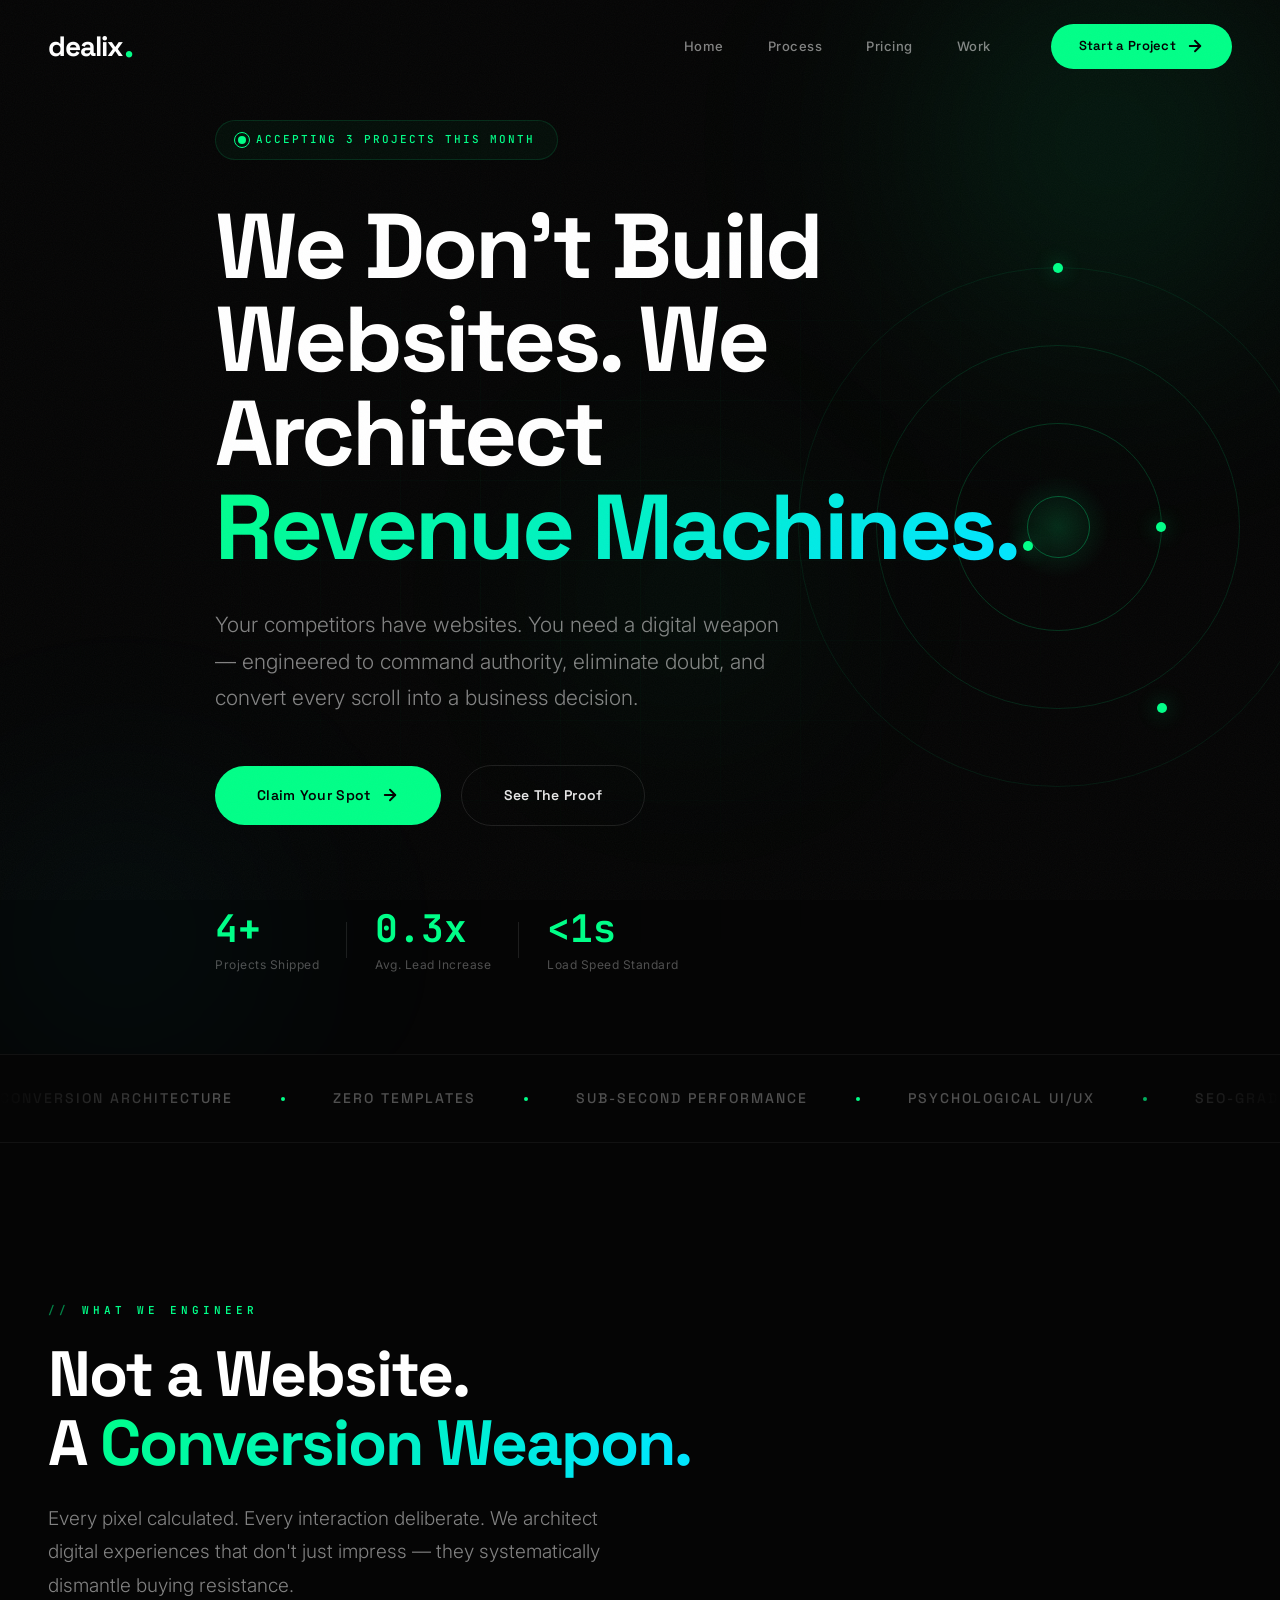
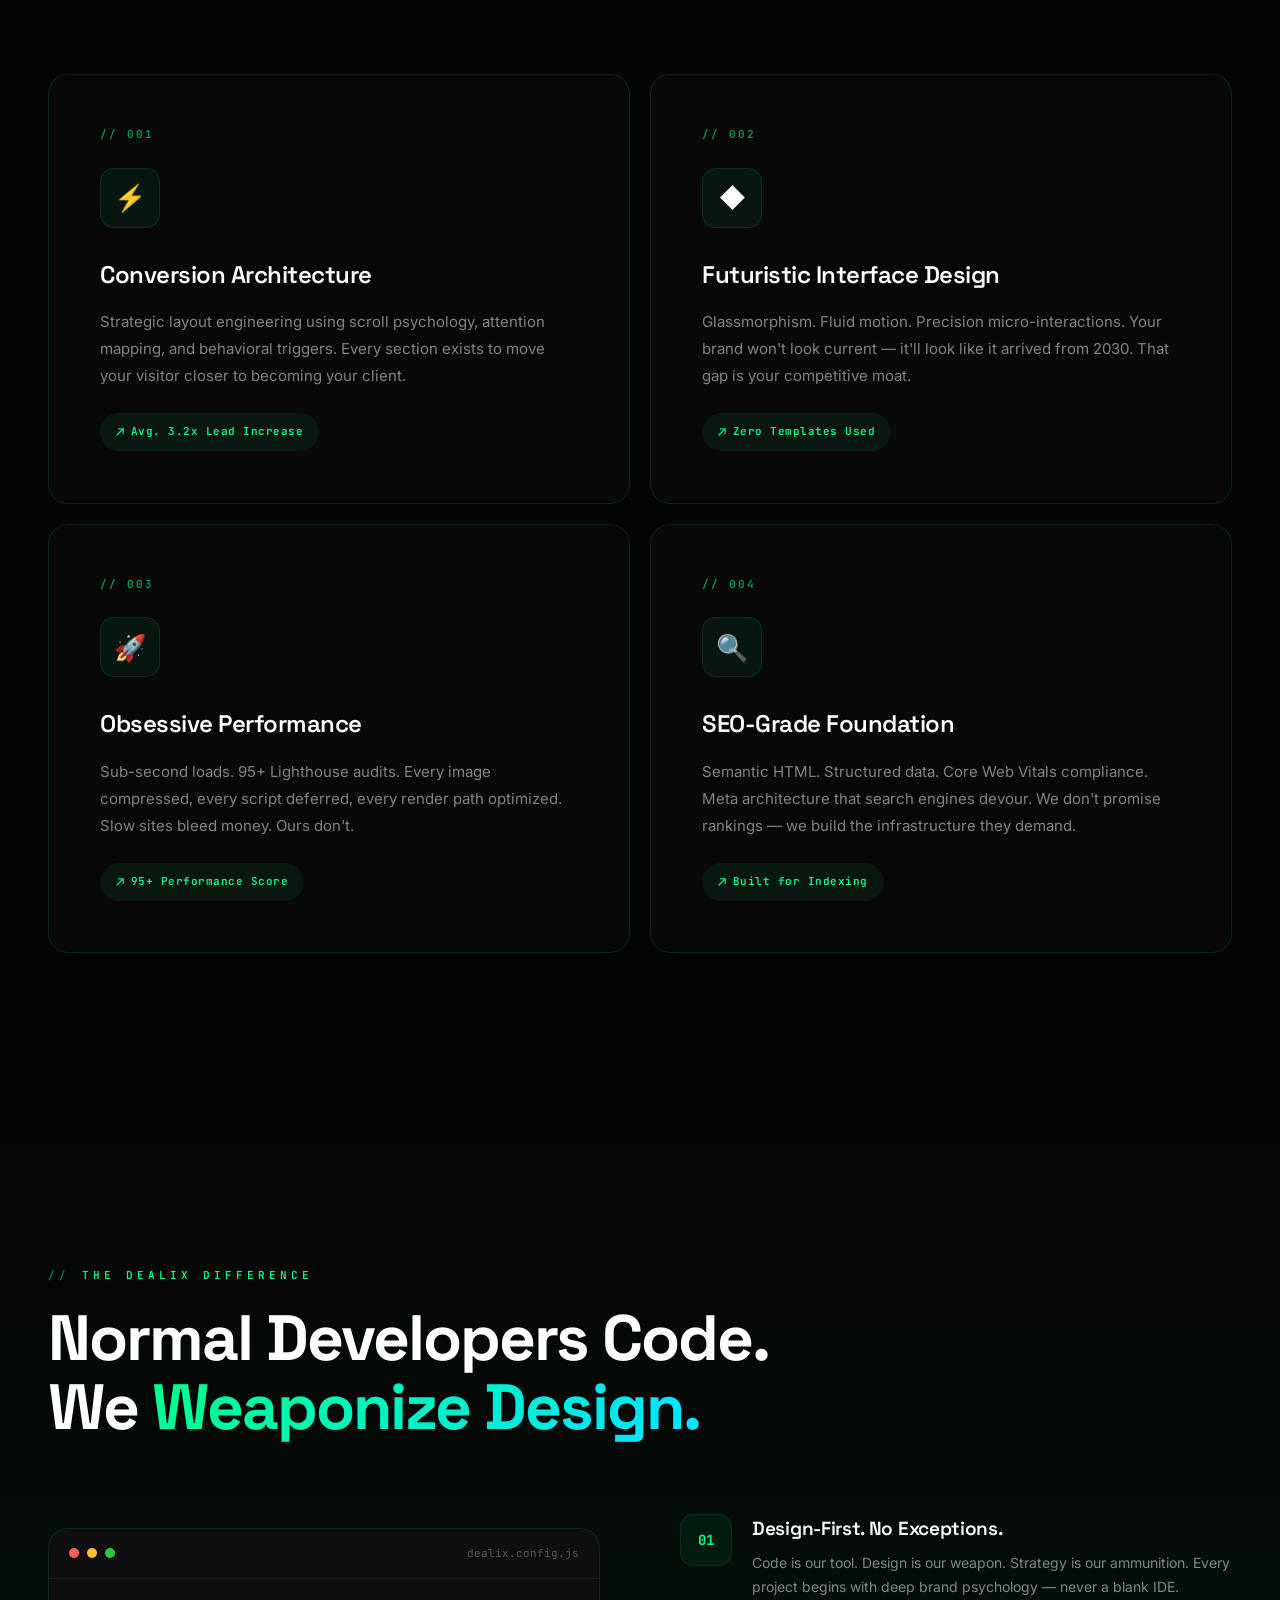
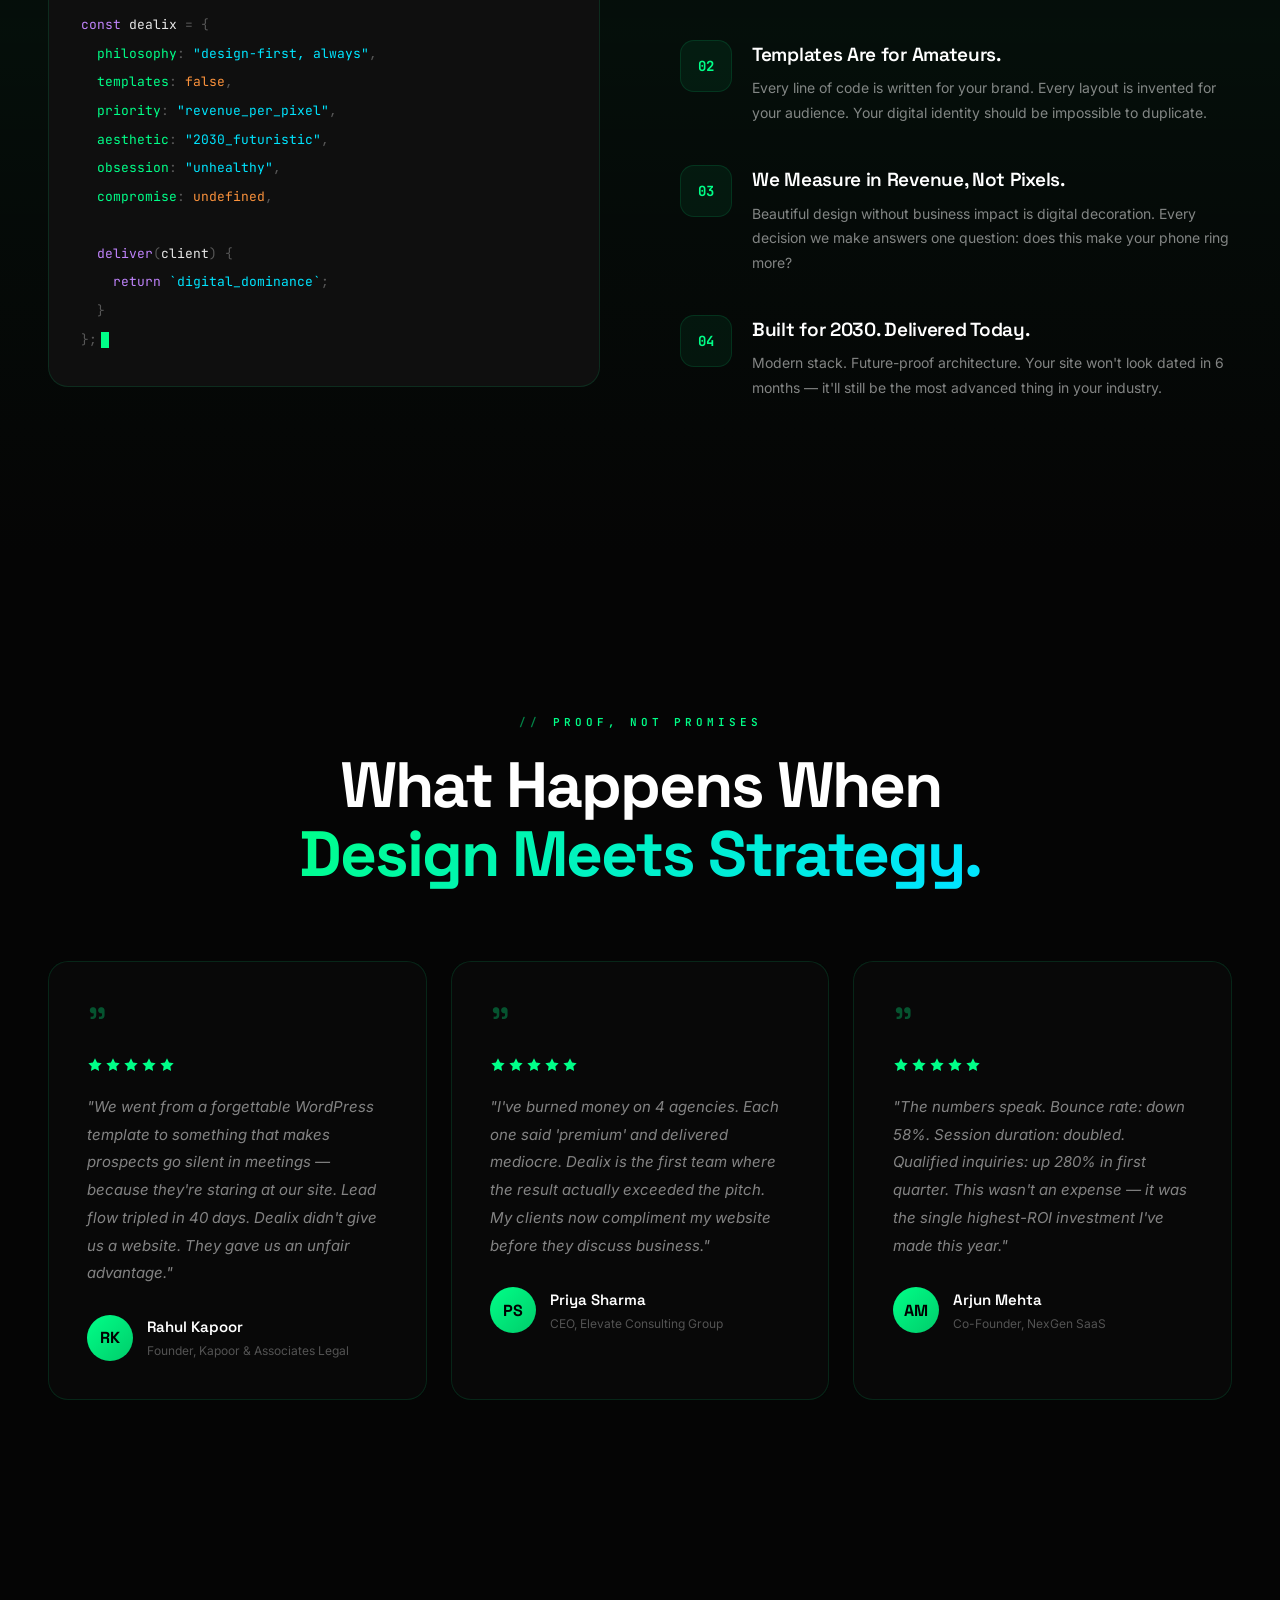
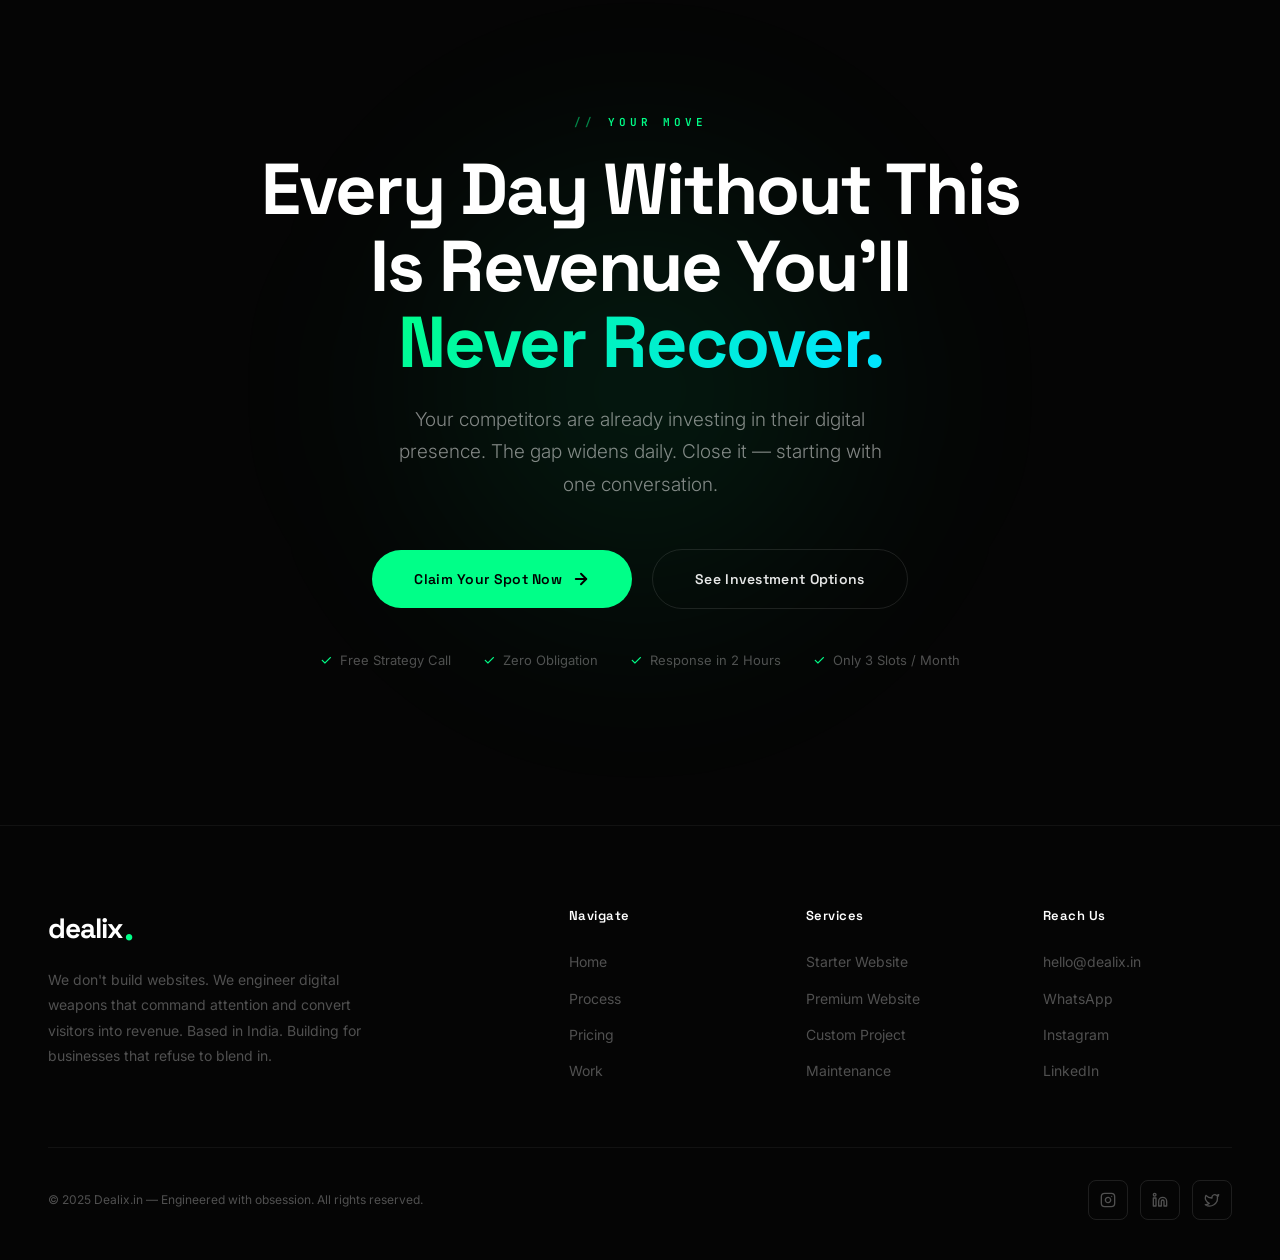
<file: index.html>
<!DOCTYPE html>
<html lang="en">
<head>
    <meta charset="UTF-8">
    <meta name="viewport" content="width=device-width, initial-scale=1.0">
    <title>Dealix — We Don't Build Websites. We Engineer Digital Dominance.</title>
    <meta name="description" content="Dealix is an elite web agency that engineers ultra-modern, conversion-obsessed business websites. We don't do templates. We create digital weapons.">
    <meta name="keywords" content="premium web design, business website, high-end web agency, conversion website, modern UI UX design India">
    <link rel="canonical" href="https://dealix.in/">

    <!-- Fonts -->
    <link rel="preconnect" href="https://fonts.googleapis.com">
    <link rel="preconnect" href="https://fonts.gstatic.com" crossorigin>
    <link href="https://fonts.googleapis.com/css2?family=Space+Grotesk:wght@400;500;600;700&family=Inter:wght@300;400;500;600&family=JetBrains+Mono:wght@400;500;600;700&display=swap" rel="stylesheet">

    <!-- Stylesheet -->
    <link rel="stylesheet" href="css/style.css">

    <!-- Custom Cursor Styles (inline for performance) -->
    <style>
        .custom-cursor {
            width: 40px;
            height: 40px;
            border: 1.5px solid rgba(0, 255, 136, 0.5);
            border-radius: 50%;
            position: fixed;
            top: 0;
            left: 0;
            pointer-events: none;
            z-index: 99990;
            opacity: 0;
            transition: opacity 0.3s ease;
            mix-blend-mode: difference;
        }

        .custom-cursor.cursor-hover {
            width: 60px;
            height: 60px;
            border-color: rgba(0, 255, 136, 0.8);
            background: rgba(0, 255, 136, 0.05);
        }

        .cursor-dot {
            width: 8px;
            height: 8px;
            background: #00FF88;
            border-radius: 50%;
            position: fixed;
            top: 0;
            left: 0;
            pointer-events: none;
            z-index: 99991;
            opacity: 0;
            transition: opacity 0.3s ease;
        }

        .cursor-dot.dot-hover {
            transform: scale(0) !important;
        }
    </style>
</head>
<body>

    <!-- Page Transition -->
    <div class="page-transition" id="pageTransition">
        <span class="loader-text">DEALIX</span>
    </div>

    <!-- Noise Overlay -->
    <div class="noise-overlay"></div>

    <!-- Custom Cursor -->
    <div class="custom-cursor" id="customCursor"></div>
    <div class="cursor-dot" id="customCursorDot"></div>

    <!-- Mobile Navigation Overlay -->
    <div class="mobile-nav" id="mobileNav">
        <a href="index.html" class="mobile-nav-link">Home</a>
        <a href="process.html" class="mobile-nav-link">Process</a>
        <a href="pricing.html" class="mobile-nav-link">Pricing</a>
        <a href="portfolio.html" class="mobile-nav-link">Work</a>
        <a href="contact.html" class="mobile-nav-link">Contact</a>
    </div>

    <!-- ═══════════════ NAVIGATION ═══════════════ -->
    <nav class="nav" id="mainNav">
        <div class="container">
            <div class="nav-inner">
                <a href="index.html" class="logo">dealix<span class="logo-dot">.</span></a>

                <div class="nav-menu">
                    <a href="index.html" class="nav-link active">Home</a>
                    <a href="process.html" class="nav-link">Process</a>
                    <a href="pricing.html" class="nav-link">Pricing</a>
                    <a href="portfolio.html" class="nav-link">Work</a>
                    <div class="nav-cta-wrap">
                        <a href="contact.html" class="btn btn-prime btn-sm">
                            Start a Project
                            <svg class="arrow-right btn-icon" viewBox="0 0 24 24" fill="none" stroke="currentColor" stroke-width="2.5" stroke-linecap="round" stroke-linejoin="round"><line x1="5" y1="12" x2="19" y2="12"/><polyline points="12 5 19 12 12 19"/></svg>
                        </a>
                    </div>
                </div>

                <button class="hamburger" id="hamburger" aria-label="Menu">
                    <span class="hamburger-line"></span>
                    <span class="hamburger-line"></span>
                    <span class="hamburger-line"></span>
                </button>
            </div>
        </div>
    </nav>

    <!-- ═══════════════ HERO ═══════════════ -->
    <section class="hero" id="hero">
        <div class="hero-grid-bg"></div>
        <div class="orb orb-1"></div>
        <div class="orb orb-2"></div>
        <div class="orb orb-3"></div>
        <div class="particles-container" id="particles"></div>

        <!-- Rotating Rings -->
        <div class="hero-rings">
            <div class="ring ring-1"><div class="ring-node"></div></div>
            <div class="ring ring-2"><div class="ring-node"></div></div>
            <div class="ring ring-3"><div class="ring-node"></div></div>
            <div class="ring ring-4"><div class="ring-node"></div></div>
            <div class="ring-center-glow"></div>
        </div>

        <div class="container">
            <div class="hero-content">
                <div class="hero-availability">
                    <span class="pulse-indicator"></span>
                    ACCEPTING 3 PROJECTS THIS MONTH
                </div>

                <h1 class="hero-h1">
                    <span class="line"><span class="line-inner">We Don't Build</span></span>
                    <span class="line"><span class="line-inner">Websites. We Architect</span></span>
                    <span class="line"><span class="line-inner"><span class="glow-text">Revenue Machines.</span></span></span>
                </h1>

                <p class="hero-sub">
                    Your competitors have websites. You need a digital weapon — 
                    engineered to command authority, eliminate doubt, and convert 
                    every scroll into a business decision.
                </p>

                <div class="hero-actions">
                    <a href="contact.html" class="btn btn-prime">
                        Claim Your Spot
                        <svg class="arrow-right btn-icon" viewBox="0 0 24 24" fill="none" stroke="currentColor" stroke-width="2.5" stroke-linecap="round" stroke-linejoin="round"><line x1="5" y1="12" x2="19" y2="12"/><polyline points="12 5 19 12 12 19"/></svg>
                    </a>
                    <a href="portfolio.html" class="btn btn-ghost">
                        See The Proof
                    </a>
                </div>

                <div class="hero-proof">
                    <div class="proof-item">
                        <div class="proof-number" data-count="50" data-suffix="+">0</div>
                        <div class="proof-label">Projects Shipped</div>
                    </div>
                    <div class="proof-item">
                        <div class="proof-number" data-count="3.2" data-suffix="x">0</div>
                        <div class="proof-label">Avg. Lead Increase</div>
                    </div>
                    <div class="proof-item">
                        <div class="proof-number">&lt;1s</div>
                        <div class="proof-label">Load Speed Standard</div>
                    </div>
                </div>
            </div>
        </div>
    </section>

    <!-- ═══════════════ MARQUEE ═══════════════ -->
    <div class="marquee">
        <div class="marquee-track">
            <span class="marquee-item">Conversion Architecture <span class="marquee-dot"></span></span>
            <span class="marquee-item">Zero Templates <span class="marquee-dot"></span></span>
            <span class="marquee-item">Sub-Second Performance <span class="marquee-dot"></span></span>
            <span class="marquee-item">Psychological UI/UX <span class="marquee-dot"></span></span>
            <span class="marquee-item">SEO-Grade Foundation <span class="marquee-dot"></span></span>
            <span class="marquee-item">Revenue-First Design <span class="marquee-dot"></span></span>
            <span class="marquee-item">Obsessive Craftsmanship <span class="marquee-dot"></span></span>
            <span class="marquee-item">Conversion Architecture <span class="marquee-dot"></span></span>
            <span class="marquee-item">Zero Templates <span class="marquee-dot"></span></span>
            <span class="marquee-item">Sub-Second Performance <span class="marquee-dot"></span></span>
            <span class="marquee-item">Psychological UI/UX <span class="marquee-dot"></span></span>
            <span class="marquee-item">SEO-Grade Foundation <span class="marquee-dot"></span></span>
            <span class="marquee-item">Revenue-First Design <span class="marquee-dot"></span></span>
            <span class="marquee-item">Obsessive Craftsmanship <span class="marquee-dot"></span></span>
        </div>
    </div>

    <!-- ═══════════════ SERVICES ═══════════════ -->
    <section class="section" id="services">
        <div class="container">
            <div class="reveal">
                <span class="section-eyebrow">What We Engineer</span>
                <h2 class="section-heading">
                    Not a Website.<br>
                    A <span class="glow-text">Conversion Weapon.</span>
                </h2>
                <p class="section-desc">
                    Every pixel calculated. Every interaction deliberate. 
                    We architect digital experiences that don't just impress — 
                    they systematically dismantle buying resistance.
                </p>
            </div>

            <div class="services-layout">
                <div class="glass service-card reveal reveal-d1">
                    <div class="service-number">// 001</div>
                    <div class="service-icon-wrap">⚡</div>
                    <h3 class="service-name">Conversion Architecture</h3>
                    <p class="service-text">
                        Strategic layout engineering using scroll psychology, 
                        attention mapping, and behavioral triggers. Every section 
                        exists to move your visitor closer to becoming your client.
                    </p>
                    <span class="service-metric">Avg. 3.2x Lead Increase</span>
                </div>

                <div class="glass service-card reveal reveal-d2">
                    <div class="service-number">// 002</div>
                    <div class="service-icon-wrap">◆</div>
                    <h3 class="service-name">Futuristic Interface Design</h3>
                    <p class="service-text">
                        Glassmorphism. Fluid motion. Precision micro-interactions. 
                        Your brand won't look current — it'll look like it arrived 
                        from 2030. That gap is your competitive moat.
                    </p>
                    <span class="service-metric">Zero Templates Used</span>
                </div>

                <div class="glass service-card reveal reveal-d3">
                    <div class="service-number">// 003</div>
                    <div class="service-icon-wrap">🚀</div>
                    <h3 class="service-name">Obsessive Performance</h3>
                    <p class="service-text">
                        Sub-second loads. 95+ Lighthouse audits. Every image 
                        compressed, every script deferred, every render path 
                        optimized. Slow sites bleed money. Ours don't.
                    </p>
                    <span class="service-metric">95+ Performance Score</span>
                </div>

                <div class="glass service-card reveal reveal-d4">
                    <div class="service-number">// 004</div>
                    <div class="service-icon-wrap">🔍</div>
                    <h3 class="service-name">SEO-Grade Foundation</h3>
                    <p class="service-text">
                        Semantic HTML. Structured data. Core Web Vitals compliance. 
                        Meta architecture that search engines devour. We don't 
                        promise rankings — we build the infrastructure they demand.
                    </p>
                    <span class="service-metric">Built for Indexing</span>
                </div>
            </div>
        </div>
    </section>

    <!-- ═══════════════ USP ═══════════════ -->
    <section class="section usp-bg" id="why">
        <div class="container">
            <div class="reveal">
                <span class="section-eyebrow">The Dealix Difference</span>
                <h2 class="section-heading">
                    Normal Developers Code.<br>
                    We <span class="glow-text">Weaponize Design.</span>
                </h2>
            </div>

            <div class="usp-layout">
                <div class="terminal reveal">
                    <div class="terminal-bar">
                        <span class="terminal-dot"></span>
                        <span class="terminal-dot"></span>
                        <span class="terminal-dot"></span>
                        <span class="terminal-title">dealix.config.js</span>
                    </div>
                    <div class="terminal-body">
                        <span class="code-purple">const</span> <span class="code-white">dealix</span> <span class="code-dim">=</span> {<br>
                        &nbsp;&nbsp;<span class="code-green">philosophy</span><span class="code-dim">:</span> <span class="code-cyan">"design-first, always"</span>,<br>
                        &nbsp;&nbsp;<span class="code-green">templates</span><span class="code-dim">:</span> <span class="code-orange">false</span>,<br>
                        &nbsp;&nbsp;<span class="code-green">priority</span><span class="code-dim">:</span> <span class="code-cyan">"revenue_per_pixel"</span>,<br>
                        &nbsp;&nbsp;<span class="code-green">aesthetic</span><span class="code-dim">:</span> <span class="code-cyan">"2030_futuristic"</span>,<br>
                        &nbsp;&nbsp;<span class="code-green">obsession</span><span class="code-dim">:</span> <span class="code-cyan">"unhealthy"</span>,<br>
                        &nbsp;&nbsp;<span class="code-green">compromise</span><span class="code-dim">:</span> <span class="code-orange">undefined</span>,<br>
                        <br>
                        &nbsp;&nbsp;<span class="code-purple">deliver</span><span class="code-dim">(</span><span class="code-white">client</span><span class="code-dim">) {</span><br>
                        &nbsp;&nbsp;&nbsp;&nbsp;<span class="code-purple">return</span> <span class="code-cyan">`digital_dominance`</span>;<br>
                        &nbsp;&nbsp;<span class="code-dim">}</span><br>
                        };<span class="terminal-cursor"></span>
                    </div>
                </div>

                <div class="usp-list reveal">
                    <div class="usp-item">
                        <div class="usp-item-num">01</div>
                        <div>
                            <h4 class="usp-item-title">Design-First. No Exceptions.</h4>
                            <p class="usp-item-desc">
                                Code is our tool. Design is our weapon. Strategy is our 
                                ammunition. Every project begins with deep brand psychology — 
                                never a blank IDE.
                            </p>
                        </div>
                    </div>

                    <div class="usp-item">
                        <div class="usp-item-num">02</div>
                        <div>
                            <h4 class="usp-item-title">Templates Are for Amateurs.</h4>
                            <p class="usp-item-desc">
                                Every line of code is written for your brand. Every layout 
                                is invented for your audience. Your digital identity should 
                                be impossible to duplicate.
                            </p>
                        </div>
                    </div>

                    <div class="usp-item">
                        <div class="usp-item-num">03</div>
                        <div>
                            <h4 class="usp-item-title">We Measure in Revenue, Not Pixels.</h4>
                            <p class="usp-item-desc">
                                Beautiful design without business impact is digital decoration. 
                                Every decision we make answers one question: does this make 
                                your phone ring more?
                            </p>
                        </div>
                    </div>

                    <div class="usp-item">
                        <div class="usp-item-num">04</div>
                        <div>
                            <h4 class="usp-item-title">Built for 2030. Delivered Today.</h4>
                            <p class="usp-item-desc">
                                Modern stack. Future-proof architecture. Your site won't 
                                look dated in 6 months — it'll still be the most advanced 
                                thing in your industry.
                            </p>
                        </div>
                    </div>
                </div>
            </div>
        </div>
    </section>

    <!-- ═══════════════ TESTIMONIALS ═══════════════ -->
    <section class="section" id="testimonials">
        <div class="container">
            <div class="section-center reveal">
                <span class="section-eyebrow">Proof, Not Promises</span>
                <h2 class="section-heading">
                    What Happens When<br>
                    <span class="glow-text">Design Meets Strategy.</span>
                </h2>
            </div>

            <div class="testimonials-layout">
                <div class="glass test-card reveal reveal-d1">
                    <div class="test-quote-mark">"</div>
                    <div class="test-stars">
                        <svg class="test-star" viewBox="0 0 24 24"><path d="M12 2l3.09 6.26L22 9.27l-5 4.87 1.18 6.88L12 17.77l-6.18 3.25L7 14.14 2 9.27l6.91-1.01L12 2z"/></svg>
                        <svg class="test-star" viewBox="0 0 24 24"><path d="M12 2l3.09 6.26L22 9.27l-5 4.87 1.18 6.88L12 17.77l-6.18 3.25L7 14.14 2 9.27l6.91-1.01L12 2z"/></svg>
                        <svg class="test-star" viewBox="0 0 24 24"><path d="M12 2l3.09 6.26L22 9.27l-5 4.87 1.18 6.88L12 17.77l-6.18 3.25L7 14.14 2 9.27l6.91-1.01L12 2z"/></svg>
                        <svg class="test-star" viewBox="0 0 24 24"><path d="M12 2l3.09 6.26L22 9.27l-5 4.87 1.18 6.88L12 17.77l-6.18 3.25L7 14.14 2 9.27l6.91-1.01L12 2z"/></svg>
                        <svg class="test-star" viewBox="0 0 24 24"><path d="M12 2l3.09 6.26L22 9.27l-5 4.87 1.18 6.88L12 17.77l-6.18 3.25L7 14.14 2 9.27l6.91-1.01L12 2z"/></svg>
                    </div>
                    <p class="test-text">
                        "We went from a forgettable WordPress template to something that 
                        makes prospects go silent in meetings — because they're staring at 
                        our site. Lead flow tripled in 40 days. Dealix didn't give us a 
                        website. They gave us an unfair advantage."
                    </p>
                    <div class="test-author">
                        <div class="test-avatar">RK</div>
                        <div>
                            <div class="test-name">Rahul Kapoor</div>
                            <div class="test-role">Founder, Kapoor & Associates Legal</div>
                        </div>
                    </div>
                </div>

                <div class="glass test-card reveal reveal-d2">
                    <div class="test-quote-mark">"</div>
                    <div class="test-stars">
                        <svg class="test-star" viewBox="0 0 24 24"><path d="M12 2l3.09 6.26L22 9.27l-5 4.87 1.18 6.88L12 17.77l-6.18 3.25L7 14.14 2 9.27l6.91-1.01L12 2z"/></svg>
                        <svg class="test-star" viewBox="0 0 24 24"><path d="M12 2l3.09 6.26L22 9.27l-5 4.87 1.18 6.88L12 17.77l-6.18 3.25L7 14.14 2 9.27l6.91-1.01L12 2z"/></svg>
                        <svg class="test-star" viewBox="0 0 24 24"><path d="M12 2l3.09 6.26L22 9.27l-5 4.87 1.18 6.88L12 17.77l-6.18 3.25L7 14.14 2 9.27l6.91-1.01L12 2z"/></svg>
                        <svg class="test-star" viewBox="0 0 24 24"><path d="M12 2l3.09 6.26L22 9.27l-5 4.87 1.18 6.88L12 17.77l-6.18 3.25L7 14.14 2 9.27l6.91-1.01L12 2z"/></svg>
                        <svg class="test-star" viewBox="0 0 24 24"><path d="M12 2l3.09 6.26L22 9.27l-5 4.87 1.18 6.88L12 17.77l-6.18 3.25L7 14.14 2 9.27l6.91-1.01L12 2z"/></svg>
                    </div>
                    <p class="test-text">
                        "I've burned money on 4 agencies. Each one said 'premium' and 
                        delivered mediocre. Dealix is the first team where the result 
                        actually exceeded the pitch. My clients now compliment my website 
                        before they discuss business."
                    </p>
                    <div class="test-author">
                        <div class="test-avatar">PS</div>
                        <div>
                            <div class="test-name">Priya Sharma</div>
                            <div class="test-role">CEO, Elevate Consulting Group</div>
                        </div>
                    </div>
                </div>

                <div class="glass test-card reveal reveal-d3">
                    <div class="test-quote-mark">"</div>
                    <div class="test-stars">
                        <svg class="test-star" viewBox="0 0 24 24"><path d="M12 2l3.09 6.26L22 9.27l-5 4.87 1.18 6.88L12 17.77l-6.18 3.25L7 14.14 2 9.27l6.91-1.01L12 2z"/></svg>
                        <svg class="test-star" viewBox="0 0 24 24"><path d="M12 2l3.09 6.26L22 9.27l-5 4.87 1.18 6.88L12 17.77l-6.18 3.25L7 14.14 2 9.27l6.91-1.01L12 2z"/></svg>
                        <svg class="test-star" viewBox="0 0 24 24"><path d="M12 2l3.09 6.26L22 9.27l-5 4.87 1.18 6.88L12 17.77l-6.18 3.25L7 14.14 2 9.27l6.91-1.01L12 2z"/></svg>
                        <svg class="test-star" viewBox="0 0 24 24"><path d="M12 2l3.09 6.26L22 9.27l-5 4.87 1.18 6.88L12 17.77l-6.18 3.25L7 14.14 2 9.27l6.91-1.01L12 2z"/></svg>
                        <svg class="test-star" viewBox="0 0 24 24"><path d="M12 2l3.09 6.26L22 9.27l-5 4.87 1.18 6.88L12 17.77l-6.18 3.25L7 14.14 2 9.27l6.91-1.01L12 2z"/></svg>
                    </div>
                    <p class="test-text">
                        "The numbers speak. Bounce rate: down 58%. Session duration: 
                        doubled. Qualified inquiries: up 280% in first quarter. This 
                        wasn't an expense — it was the single highest-ROI investment 
                        I've made this year."
                    </p>
                    <div class="test-author">
                        <div class="test-avatar">AM</div>
                        <div>
                            <div class="test-name">Arjun Mehta</div>
                            <div class="test-role">Co-Founder, NexGen SaaS</div>
                        </div>
                    </div>
                </div>
            </div>
        </div>
    </section>

    <!-- ═══════════════ CTA ═══════════════ -->
    <section class="section final-cta">
        <div class="cta-orb"></div>
        <div class="container">
            <div class="cta-inner reveal">
                <span class="section-eyebrow">Your Move</span>
                <h2 class="cta-h2">
                    Every Day Without This<br>
                    Is Revenue You'll<br>
                    <span class="glow-text">Never Recover.</span>
                </h2>
                <p class="cta-desc">
                    Your competitors are already investing in their digital presence. 
                    The gap widens daily. Close it — starting with one conversation.
                </p>
                <div class="cta-btns">
                    <a href="contact.html" class="btn btn-prime">
                        Claim Your Spot Now
                        <svg class="arrow-right btn-icon" viewBox="0 0 24 24" fill="none" stroke="currentColor" stroke-width="2.5" stroke-linecap="round" stroke-linejoin="round"><line x1="5" y1="12" x2="19" y2="12"/><polyline points="12 5 19 12 12 19"/></svg>
                    </a>
                    <a href="pricing.html" class="btn btn-ghost">
                        See Investment Options
                    </a>
                </div>
                <div class="trust-signals">
                    <span class="trust-item"><span class="trust-check">✓</span> Free Strategy Call</span>
                    <span class="trust-item"><span class="trust-check">✓</span> Zero Obligation</span>
                    <span class="trust-item"><span class="trust-check">✓</span> Response in 2 Hours</span>
                    <span class="trust-item"><span class="trust-check">✓</span> Only 3 Slots / Month</span>
                </div>
            </div>
        </div>
    </section>

    <!-- ═══════════════ FOOTER ═══════════════ -->
    <footer class="footer">
        <div class="container">
            <div class="footer-grid">
                <div class="footer-about">
                    <a href="index.html" class="logo">dealix<span class="logo-dot">.</span></a>
                    <p>
                        We don't build websites. We engineer digital weapons that command 
                        attention and convert visitors into revenue. Based in India. 
                        Building for businesses that refuse to blend in.
                    </p>
                </div>
                <div>
                    <h4 class="footer-col-title">Navigate</h4>
                    <div class="footer-links">
                        <a href="index.html" class="footer-link">Home</a>
                        <a href="process.html" class="footer-link">Process</a>
                        <a href="pricing.html" class="footer-link">Pricing</a>
                        <a href="portfolio.html" class="footer-link">Work</a>
                    </div>
                </div>
                <div>
                    <h4 class="footer-col-title">Services</h4>
                    <div class="footer-links">
                        <a href="pricing.html" class="footer-link">Starter Website</a>
                        <a href="pricing.html" class="footer-link">Premium Website</a>
                        <a href="contact.html" class="footer-link">Custom Project</a>
                        <a href="contact.html" class="footer-link">Maintenance</a>
                    </div>
                </div>
                <div>
                    <h4 class="footer-col-title">Reach Us</h4>
                    <div class="footer-links">
                        <a href="mailto:hello@dealix.in" class="footer-link">hello@dealix.in</a>
                        <a href="https://wa.me/91XXXXXXXXXX" target="_blank" class="footer-link">WhatsApp</a>
                        <a href="https://instagram.com/dealix.in" target="_blank" class="footer-link">Instagram</a>
                        <a href="https://linkedin.com/company/dealix" target="_blank" class="footer-link">LinkedIn</a>
                    </div>
                </div>
            </div>

            <div class="footer-bar">
                <p>© 2025 Dealix.in — Engineered with obsession. All rights reserved.</p>
                <div class="footer-socials">
                    <a href="https://instagram.com/dealix.in" target="_blank" class="social-icon" aria-label="Instagram">
                        <svg viewBox="0 0 24 24" fill="none" stroke="currentColor" stroke-width="2" stroke-linecap="round" stroke-linejoin="round"><rect x="2" y="2" width="20" height="20" rx="5" ry="5"/><path d="M16 11.37A4 4 0 1 1 12.63 8 4 4 0 0 1 16 11.37z"/><line x1="17.5" y1="6.5" x2="17.51" y2="6.5"/></svg>
                    </a>
                    <a href="https://linkedin.com/company/dealix" target="_blank" class="social-icon" aria-label="LinkedIn">
                        <svg viewBox="0 0 24 24" fill="none" stroke="currentColor" stroke-width="2" stroke-linecap="round" stroke-linejoin="round"><path d="M16 8a6 6 0 0 1 6 6v7h-4v-7a2 2 0 0 0-2-2 2 2 0 0 0-2 2v7h-4v-7a6 6 0 0 1 6-6z"/><rect x="2" y="9" width="4" height="12"/><circle cx="4" cy="4" r="2"/></svg>
                    </a>
                    <a href="https://twitter.com/dealix_in" target="_blank" class="social-icon" aria-label="Twitter">
                        <svg viewBox="0 0 24 24" fill="none" stroke="currentColor" stroke-width="2" stroke-linecap="round" stroke-linejoin="round"><path d="M22 4s-.7 2.1-2 3.4c1.6 10-9.4 17.3-18 11.6 2.2.1 4.4-.6 6-2C3 15.5.5 9.6 3 5c2.2 2.6 5.6 4.1 9 4-.9-4.2 4-6.6 7-3.8 1.1 0 3-1.2 3-1.2z"/></svg>
                    </a>
                </div>
            </div>
        </div>
    </footer>

    <script src="js/main.js"></script>
</body>
</html>
</file>
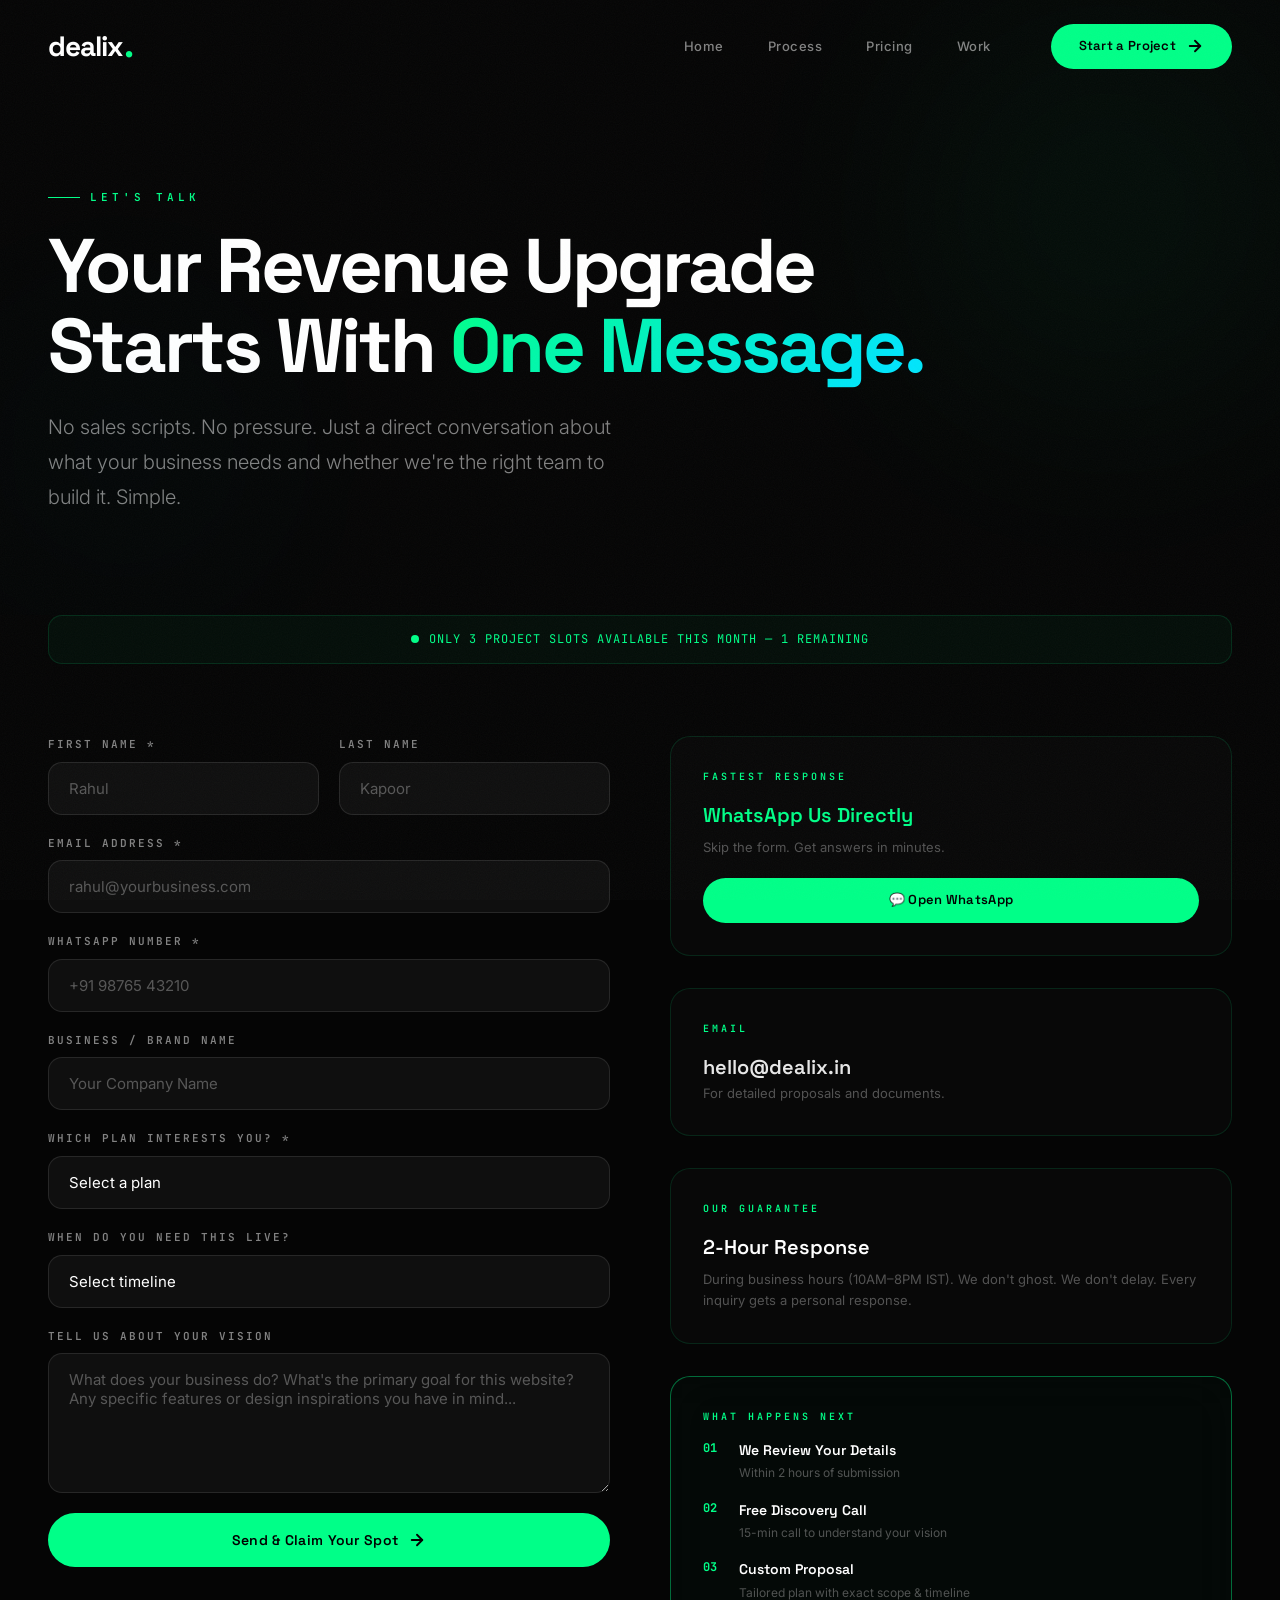
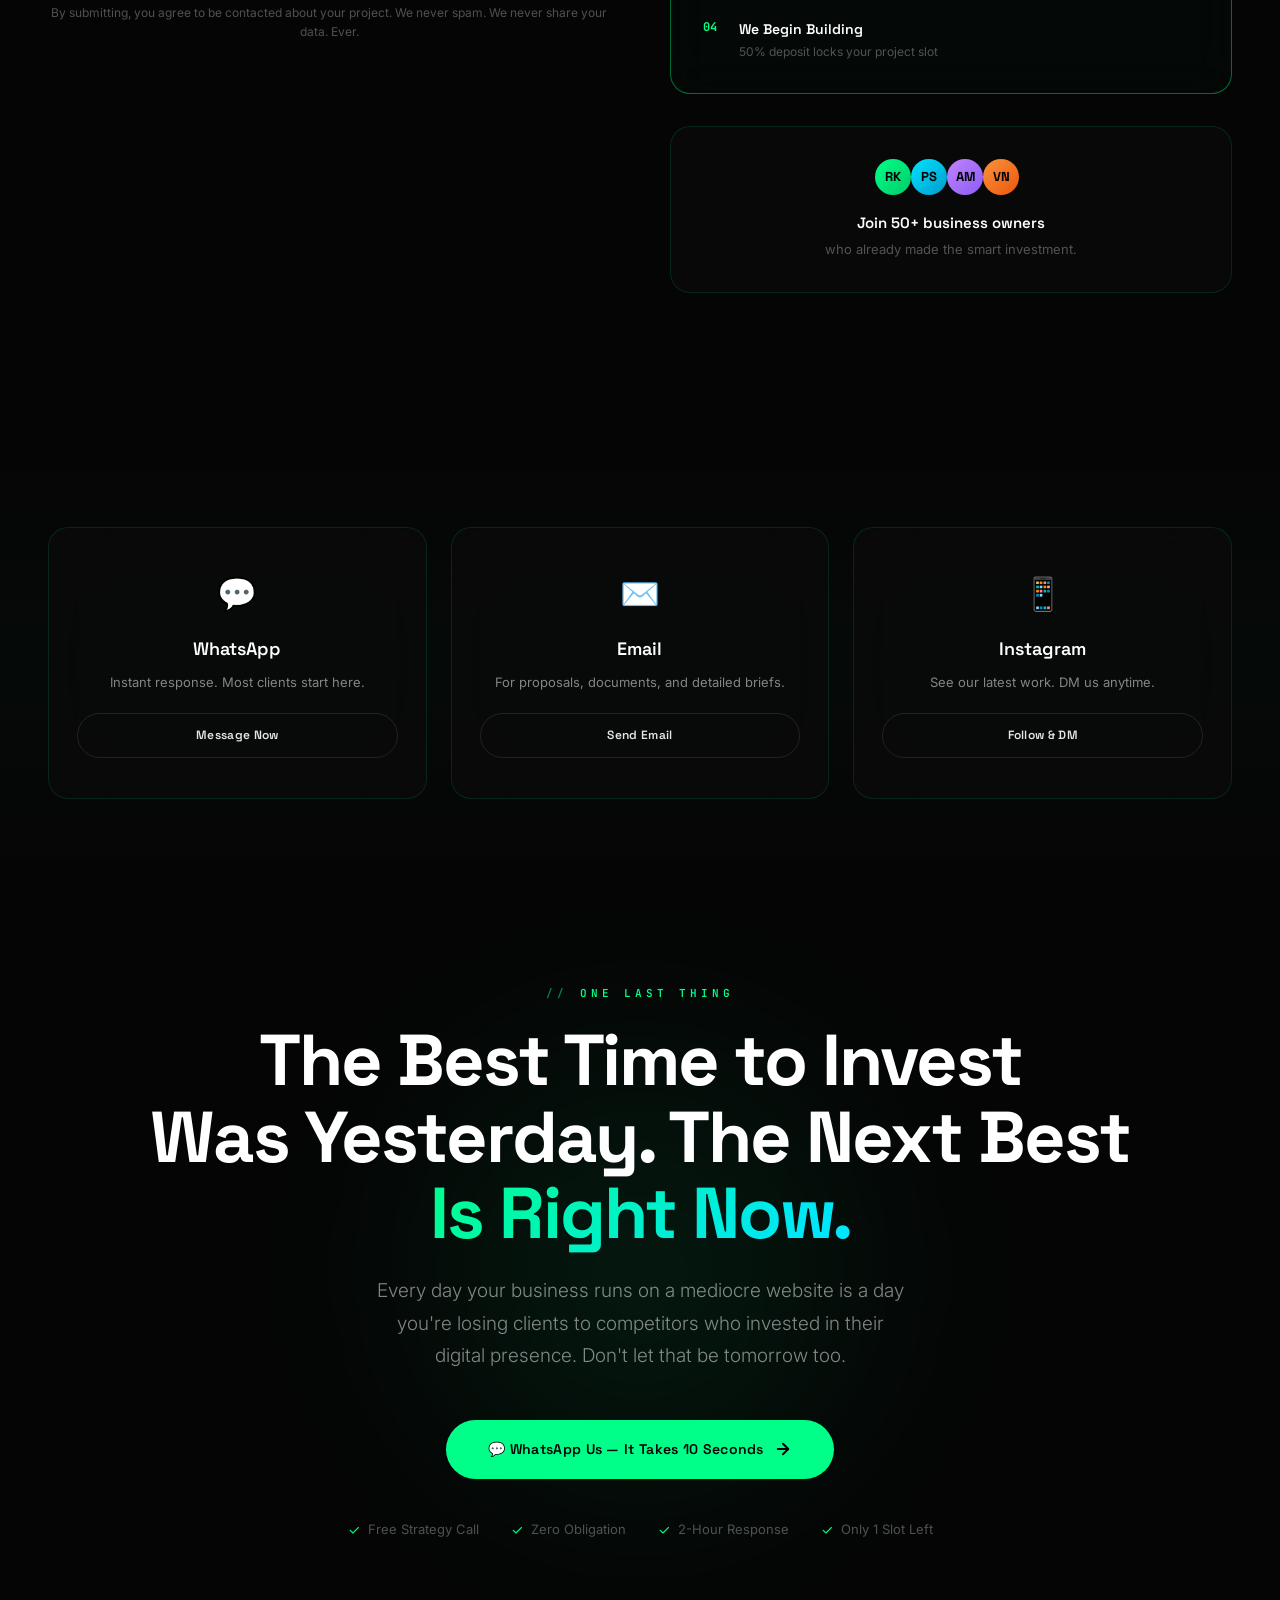
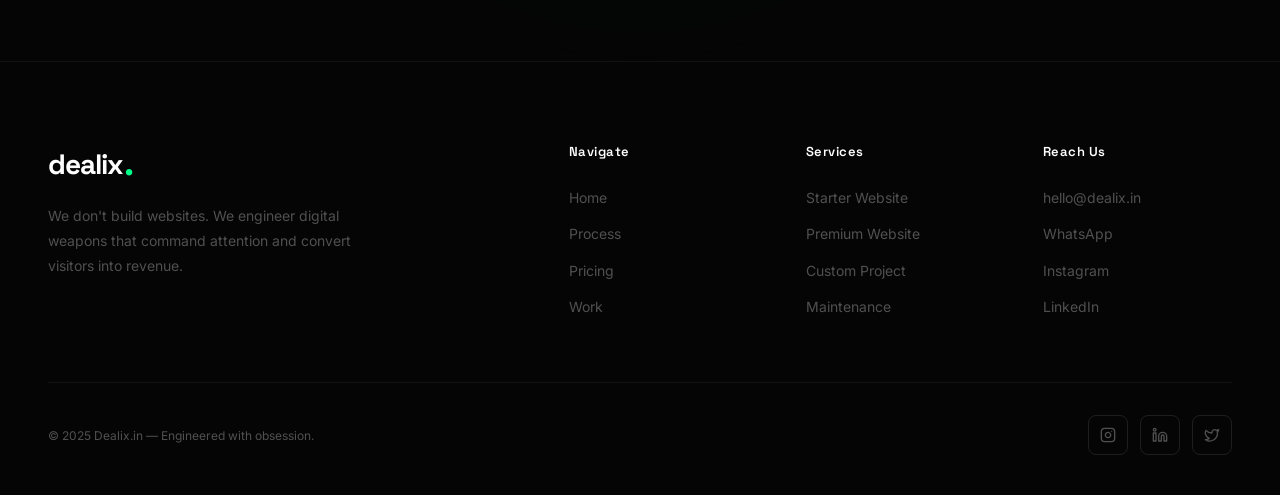
<file: contact.html>
<!DOCTYPE html>
<html lang="en">
<head>
    <meta charset="UTF-8">
    <meta name="viewport" content="width=device-width, initial-scale=1.0">
    <title>Contact — Dealix | Let's Engineer Your Digital Dominance</title>
    <meta name="description" content="Ready to invest in a website that actually generates revenue? Start with a free strategy call. Zero obligation. Response within 2 hours.">
    <link rel="preconnect" href="https://fonts.googleapis.com">
    <link rel="preconnect" href="https://fonts.gstatic.com" crossorigin>
    <link href="https://fonts.googleapis.com/css2?family=Space+Grotesk:wght@400;500;600;700&family=Inter:wght@300;400;500;600&family=JetBrains+Mono:wght@400;500;600;700&display=swap" rel="stylesheet">
    <link rel="stylesheet" href="css/style.css">
    <style>
        .custom-cursor{width:40px;height:40px;border:1.5px solid rgba(0,255,136,.5);border-radius:50%;position:fixed;top:0;left:0;pointer-events:none;z-index:99990;opacity:0;transition:opacity .3s ease;mix-blend-mode:difference}.custom-cursor.cursor-hover{width:60px;height:60px;border-color:rgba(0,255,136,.8);background:rgba(0,255,136,.05)}.cursor-dot{width:8px;height:8px;background:#00FF88;border-radius:50%;position:fixed;top:0;left:0;pointer-events:none;z-index:99991;opacity:0;transition:opacity .3s ease}.cursor-dot.dot-hover{transform:scale(0)!important}

        /* Contact-specific form success state */
        .form-success {
            display: none;
            text-align: center;
            padding: 60px 40px;
        }

        .form-success.show {
            display: block;
        }

        .form-success-icon {
            width: 80px;
            height: 80px;
            border-radius: 50%;
            background: var(--neon-subtle);
            border: 2px solid var(--neon);
            display: flex;
            align-items: center;
            justify-content: center;
            margin: 0 auto 24px;
            font-size: 36px;
            animation: successPop 0.5s cubic-bezier(0.34, 1.56, 0.64, 1);
        }

        @keyframes successPop {
            0% { transform: scale(0); }
            100% { transform: scale(1); }
        }

        .form-success h3 {
            font-family: var(--font-display);
            font-size: 28px;
            font-weight: 700;
            margin-bottom: 12px;
        }

        .form-success p {
            font-size: 15px;
            color: var(--white-50);
            line-height: 1.7;
            max-width: 400px;
            margin: 0 auto;
        }

        /* Urgency banner */
        .urgency-bar {
            display: flex;
            align-items: center;
            justify-content: center;
            gap: 10px;
            padding: 14px 24px;
            background: rgba(0, 255, 136, 0.04);
            border: 1px solid var(--neon-border);
            border-radius: var(--radius-md);
            font-family: var(--font-mono);
            font-size: 12px;
            color: var(--neon);
            letter-spacing: 1px;
            margin-bottom: 40px;
            text-align: center;
        }

        .urgency-dot {
            width: 8px;
            height: 8px;
            background: var(--neon);
            border-radius: 50%;
            animation: urgPulse 1.5s ease-in-out infinite;
        }

        @keyframes urgPulse {
            0%, 100% { opacity: 1; }
            50% { opacity: 0.3; }
        }
    </style>
</head>
<body>

    <div class="page-transition" id="pageTransition"><span class="loader-text">DEALIX</span></div>
    <div class="noise-overlay"></div>
    <div class="custom-cursor" id="customCursor"></div>
    <div class="cursor-dot" id="customCursorDot"></div>

    <div class="mobile-nav" id="mobileNav">
        <a href="index.html" class="mobile-nav-link">Home</a>
        <a href="process.html" class="mobile-nav-link">Process</a>
        <a href="pricing.html" class="mobile-nav-link">Pricing</a>
        <a href="portfolio.html" class="mobile-nav-link">Work</a>
        <a href="contact.html" class="mobile-nav-link">Contact</a>
    </div>

    <!-- NAVIGATION -->
    <nav class="nav" id="mainNav">
        <div class="container">
            <div class="nav-inner">
                <a href="index.html" class="logo">dealix<span class="logo-dot">.</span></a>
                <div class="nav-menu">
                    <a href="index.html" class="nav-link">Home</a>
                    <a href="process.html" class="nav-link">Process</a>
                    <a href="pricing.html" class="nav-link">Pricing</a>
                    <a href="portfolio.html" class="nav-link">Work</a>
                    <div class="nav-cta-wrap">
                        <a href="contact.html" class="btn btn-prime btn-sm">Start a Project <svg class="arrow-right btn-icon" viewBox="0 0 24 24" fill="none" stroke="currentColor" stroke-width="2.5" stroke-linecap="round" stroke-linejoin="round"><line x1="5" y1="12" x2="19" y2="12"/><polyline points="12 5 19 12 12 19"/></svg></a>
                    </div>
                </div>
                <button class="hamburger" id="hamburger" aria-label="Menu">
                    <span class="hamburger-line"></span>
                    <span class="hamburger-line"></span>
                    <span class="hamburger-line"></span>
                </button>
            </div>
        </div>
    </nav>

    <!-- PAGE HERO -->
    <section class="page-hero">
        <div class="orb orb-1"></div>
        <div class="orb orb-2"></div>
        <div class="container">
            <span class="page-hero-eyebrow">Let's Talk</span>
            <h1 class="page-hero-title">
                Your Revenue Upgrade<br>
                Starts With <span class="glow-text">One Message.</span>
            </h1>
            <p class="page-hero-desc">
                No sales scripts. No pressure. Just a direct conversation 
                about what your business needs and whether we're the right 
                team to build it. Simple.
            </p>
        </div>
    </section>

    <!-- CONTACT SECTION -->
    <section class="section" style="padding-top: 0;">
        <div class="container">

            <!-- Urgency -->
            <div class="urgency-bar reveal">
                <span class="urgency-dot"></span>
                ONLY 3 PROJECT SLOTS AVAILABLE THIS MONTH — 1 REMAINING
            </div>

            <div class="contact-layout">

                <!-- FORM -->
                <div class="reveal">
                    <div id="contactForm">
                        <form class="contact-form" id="dealixForm" onsubmit="handleSubmit(event)">
                            <div class="form-row">
                                <div class="form-group">
                                    <label class="form-label" for="firstName">First Name *</label>
                                    <input type="text" id="firstName" name="firstName" class="form-input" placeholder="Rahul" required>
                                </div>
                                <div class="form-group">
                                    <label class="form-label" for="lastName">Last Name</label>
                                    <input type="text" id="lastName" name="lastName" class="form-input" placeholder="Kapoor">
                                </div>
                            </div>

                            <div class="form-group">
                                <label class="form-label" for="email">Email Address *</label>
                                <input type="email" id="email" name="email" class="form-input" placeholder="rahul@yourbusiness.com" required>
                            </div>

                            <div class="form-group">
                                <label class="form-label" for="phone">WhatsApp Number *</label>
                                <input type="tel" id="phone" name="phone" class="form-input" placeholder="+91 98765 43210" required>
                            </div>

                            <div class="form-group">
                                <label class="form-label" for="business">Business / Brand Name</label>
                                <input type="text" id="business" name="business" class="form-input" placeholder="Your Company Name">
                            </div>

                            <div class="form-group">
                                <label class="form-label" for="plan">Which Plan Interests You? *</label>
                                <select id="plan" name="plan" class="form-select" required>
                                    <option value="" disabled selected>Select a plan</option>
                                    <option value="starter">Starter Business Website (₹15K–25K)</option>
                                    <option value="premium">Premium Business Website (₹40K–80K)</option>
                                    <option value="custom">Custom / Enterprise Project</option>
                                    <option value="unsure">Not sure yet — need guidance</option>
                                </select>
                            </div>

                            <div class="form-group">
                                <label class="form-label" for="timeline">When Do You Need This Live?</label>
                                <select id="timeline" name="timeline" class="form-select">
                                    <option value="" disabled selected>Select timeline</option>
                                    <option value="asap">As soon as possible</option>
                                    <option value="2weeks">Within 2 weeks</option>
                                    <option value="1month">Within 1 month</option>
                                    <option value="flexible">I'm flexible</option>
                                </select>
                            </div>

                            <div class="form-group">
                                <label class="form-label" for="message">Tell Us About Your Vision</label>
                                <textarea id="message" name="message" class="form-textarea" placeholder="What does your business do? What's the primary goal for this website? Any specific features or design inspirations you have in mind..."></textarea>
                            </div>

                            <button type="submit" class="btn btn-prime btn-full" id="submitBtn">
                                Send & Claim Your Spot
                                <svg class="arrow-right btn-icon" viewBox="0 0 24 24" fill="none" stroke="currentColor" stroke-width="2.5" stroke-linecap="round" stroke-linejoin="round"><line x1="5" y1="12" x2="19" y2="12"/><polyline points="12 5 19 12 12 19"/></svg>
                            </button>

                            <p style="font-size: 12px; color: var(--white-30); text-align: center; margin-top: 16px; line-height: 1.6;">
                                By submitting, you agree to be contacted about your project. 
                                We never spam. We never share your data. Ever.
                            </p>
                        </form>
                    </div>

                    <!-- Success State -->
                    <div class="form-success" id="formSuccess">
                        <div class="form-success-icon">✓</div>
                        <h3>Message Received.</h3>
                        <p>
                            We'll review your project details and respond within 
                            <strong style="color: var(--neon);">2 hours</strong> during 
                            business hours. Check your WhatsApp — that's where 
                            the magic begins.
                        </p>
                    </div>
                </div>

                <!-- CONTACT INFO SIDEBAR -->
                <div class="contact-info reveal reveal-d2">

                    <!-- Immediate Contact -->
                    <div class="glass contact-info-card">
                        <div class="contact-info-label">FASTEST RESPONSE</div>
                        <div class="contact-info-value" style="color: var(--neon);">WhatsApp Us Directly</div>
                        <div class="contact-info-desc" style="margin-bottom: 20px;">
                            Skip the form. Get answers in minutes.
                        </div>
                        <a href="https://wa.me/91XXXXXXXXXX?text=Hi%20Dealix%2C%20I%27m%20interested%20in%20a%20premium%20website%20for%20my%20business.%20Let%27s%20talk." target="_blank" class="btn btn-prime btn-sm btn-full" style="font-size: 13px;">
                            💬 Open WhatsApp
                        </a>
                    </div>

                    <!-- Email -->
                    <div class="glass contact-info-card">
                        <div class="contact-info-label">EMAIL</div>
                        <a href="mailto:hello@dealix.in" class="contact-info-value" style="color: var(--white-90); transition: color 0.3s ease;">hello@dealix.in</a>
                        <div class="contact-info-desc">For detailed proposals and documents.</div>
                    </div>

                    <!-- Response Guarantee -->
                    <div class="glass contact-info-card">
                        <div class="contact-info-label">OUR GUARANTEE</div>
                        <div class="contact-info-value">2-Hour Response</div>
                        <div class="contact-info-desc">
                            During business hours (10AM–8PM IST). 
                            We don't ghost. We don't delay. Every inquiry 
                            gets a personal response.
                        </div>
                    </div>

                    <!-- What Happens Next -->
                    <div class="glass contact-info-card" style="border-color: var(--neon-border-hover); background: rgba(0, 255, 136, 0.02);">
                        <div class="contact-info-label">WHAT HAPPENS NEXT</div>
                        <div style="display: flex; flex-direction: column; gap: 16px; margin-top: 8px;">
                            <div style="display: flex; gap: 12px; align-items: flex-start;">
                                <div style="font-family: var(--font-mono); font-size: 12px; font-weight: 700; color: var(--neon); min-width: 24px;">01</div>
                                <div>
                                    <div style="font-family: var(--font-display); font-size: 14px; font-weight: 600;">We Review Your Details</div>
                                    <div style="font-size: 12px; color: var(--white-30); margin-top: 2px;">Within 2 hours of submission</div>
                                </div>
                            </div>
                            <div style="display: flex; gap: 12px; align-items: flex-start;">
                                <div style="font-family: var(--font-mono); font-size: 12px; font-weight: 700; color: var(--neon); min-width: 24px;">02</div>
                                <div>
                                    <div style="font-family: var(--font-display); font-size: 14px; font-weight: 600;">Free Discovery Call</div>
                                    <div style="font-size: 12px; color: var(--white-30); margin-top: 2px;">15-min call to understand your vision</div>
                                </div>
                            </div>
                            <div style="display: flex; gap: 12px; align-items: flex-start;">
                                <div style="font-family: var(--font-mono); font-size: 12px; font-weight: 700; color: var(--neon); min-width: 24px;">03</div>
                                <div>
                                    <div style="font-family: var(--font-display); font-size: 14px; font-weight: 600;">Custom Proposal</div>
                                    <div style="font-size: 12px; color: var(--white-30); margin-top: 2px;">Tailored plan with exact scope & timeline</div>
                                </div>
                            </div>
                            <div style="display: flex; gap: 12px; align-items: flex-start;">
                                <div style="font-family: var(--font-mono); font-size: 12px; font-weight: 700; color: var(--neon); min-width: 24px;">04</div>
                                <div>
                                    <div style="font-family: var(--font-display); font-size: 14px; font-weight: 600;">We Begin Building</div>
                                    <div style="font-size: 12px; color: var(--white-30); margin-top: 2px;">50% deposit locks your project slot</div>
                                </div>
                            </div>
                        </div>
                    </div>

                    <!-- Social Proof -->
                    <div class="glass contact-info-card" style="text-align: center;">
                        <div style="display: flex; justify-content: center; gap: 8px; margin-bottom: 16px;">
                            <div style="width: 36px; height: 36px; border-radius: 50%; background: linear-gradient(135deg, var(--neon), var(--neon-dim)); display: flex; align-items: center; justify-content: center; font-family: var(--font-display); font-weight: 700; font-size: 13px; color: #000; margin-left: -8px;">RK</div>
                            <div style="width: 36px; height: 36px; border-radius: 50%; background: linear-gradient(135deg, #00e5ff, #0099cc); display: flex; align-items: center; justify-content: center; font-family: var(--font-display); font-weight: 700; font-size: 13px; color: #000; margin-left: -8px;">PS</div>
                            <div style="width: 36px; height: 36px; border-radius: 50%; background: linear-gradient(135deg, #c084fc, #8b5cf6); display: flex; align-items: center; justify-content: center; font-family: var(--font-display); font-weight: 700; font-size: 13px; color: #000; margin-left: -8px;">AM</div>
                            <div style="width: 36px; height: 36px; border-radius: 50%; background: linear-gradient(135deg, #fb923c, #ea580c); display: flex; align-items: center; justify-content: center; font-family: var(--font-display); font-weight: 700; font-size: 13px; color: #000; margin-left: -8px;">VN</div>
                        </div>
                        <div style="font-family: var(--font-display); font-size: 15px; font-weight: 600;">Join 50+ business owners</div>
                        <div style="font-size: 13px; color: var(--white-30); margin-top: 4px;">who already made the smart investment.</div>
                    </div>

                </div>
            </div>
        </div>
    </section>

    <!-- ALTERNATIVE CTA STRIP -->
    <section class="section" style="padding: 80px 0; background: linear-gradient(180deg, var(--void), rgba(0,255,136,0.02), var(--void));">
        <div class="container">
            <div style="display: grid; grid-template-columns: repeat(3, 1fr); gap: 24px; text-align: center;" class="reveal">
                <div class="glass" style="padding: 40px 28px;">
                    <div style="font-size: 32px; margin-bottom: 16px;">💬</div>
                    <div style="font-family: var(--font-display); font-size: 18px; font-weight: 600; margin-bottom: 8px;">WhatsApp</div>
                    <div style="font-size: 13px; color: var(--white-50); margin-bottom: 20px; line-height: 1.6;">Instant response. Most clients start here.</div>
                    <a href="https://wa.me/91XXXXXXXXXX?text=Hi%20Dealix%2C%20interested%20in%20discussing%20a%20project." target="_blank" class="btn btn-ghost btn-sm btn-full" style="font-size: 12px;">Message Now</a>
                </div>
                <div class="glass" style="padding: 40px 28px;">
                    <div style="font-size: 32px; margin-bottom: 16px;">✉️</div>
                    <div style="font-family: var(--font-display); font-size: 18px; font-weight: 600; margin-bottom: 8px;">Email</div>
                    <div style="font-size: 13px; color: var(--white-50); margin-bottom: 20px; line-height: 1.6;">For proposals, documents, and detailed briefs.</div>
                    <a href="mailto:hello@dealix.in" class="btn btn-ghost btn-sm btn-full" style="font-size: 12px;">Send Email</a>
                </div>
                <div class="glass" style="padding: 40px 28px;">
                    <div style="font-size: 32px; margin-bottom: 16px;">📱</div>
                    <div style="font-family: var(--font-display); font-size: 18px; font-weight: 600; margin-bottom: 8px;">Instagram</div>
                    <div style="font-size: 13px; color: var(--white-50); margin-bottom: 20px; line-height: 1.6;">See our latest work. DM us anytime.</div>
                    <a href="https://instagram.com/dealix.in" target="_blank" class="btn btn-ghost btn-sm btn-full" style="font-size: 12px;">Follow & DM</a>
                </div>
            </div>
        </div>
    </section>

    <!-- FINAL CLOSING BLOCK -->
    <section class="section final-cta" style="padding: 100px 0 120px;">
        <div class="cta-orb"></div>
        <div class="container">
            <div class="cta-inner reveal">
                <span class="section-eyebrow">One Last Thing</span>
                <h2 class="cta-h2">
                    The Best Time to Invest<br>
                    Was Yesterday. The Next Best<br>
                    <span class="glow-text">Is Right Now.</span>
                </h2>
                <p class="cta-desc" style="max-width: 540px;">
                    Every day your business runs on a mediocre website is a day 
                    you're losing clients to competitors who invested in their 
                    digital presence. Don't let that be tomorrow too.
                </p>
                <div class="cta-btns">
                    <a href="https://wa.me/91XXXXXXXXXX?text=Hi%20Dealix%2C%20I%27m%20ready%20to%20start%20my%20project.%20Let%27s%20talk." target="_blank" class="btn btn-prime">
                        💬 WhatsApp Us — It Takes 10 Seconds
                        <svg class="arrow-right btn-icon" viewBox="0 0 24 24" fill="none" stroke="currentColor" stroke-width="2.5" stroke-linecap="round" stroke-linejoin="round"><line x1="5" y1="12" x2="19" y2="12"/><polyline points="12 5 19 12 12 19"/></svg>
                    </a>
                </div>
                <div class="trust-signals" style="margin-top: 32px;">
                    <span class="trust-item"><span class="trust-check">✓</span> Free Strategy Call</span>
                    <span class="trust-item"><span class="trust-check">✓</span> Zero Obligation</span>
                    <span class="trust-item"><span class="trust-check">✓</span> 2-Hour Response</span>
                    <span class="trust-item"><span class="trust-check">✓</span> Only 1 Slot Left</span>
                </div>
            </div>
        </div>
    </section>

    <!-- FOOTER -->
    <footer class="footer">
        <div class="container">
            <div class="footer-grid">
                <div class="footer-about">
                    <a href="index.html" class="logo">dealix<span class="logo-dot">.</span></a>
                    <p>We don't build websites. We engineer digital weapons that command attention and convert visitors into revenue.</p>
                </div>
                <div>
                    <h4 class="footer-col-title">Navigate</h4>
                    <div class="footer-links">
                        <a href="index.html" class="footer-link">Home</a>
                        <a href="process.html" class="footer-link">Process</a>
                        <a href="pricing.html" class="footer-link">Pricing</a>
                        <a href="portfolio.html" class="footer-link">Work</a>
                    </div>
                </div>
                <div>
                    <h4 class="footer-col-title">Services</h4>
                    <div class="footer-links">
                        <a href="pricing.html" class="footer-link">Starter Website</a>
                        <a href="pricing.html" class="footer-link">Premium Website</a>
                        <a href="contact.html" class="footer-link">Custom Project</a>
                        <a href="contact.html" class="footer-link">Maintenance</a>
                    </div>
                </div>
                <div>
                    <h4 class="footer-col-title">Reach Us</h4>
                    <div class="footer-links">
                        <a href="mailto:hello@dealix.in" class="footer-link">hello@dealix.in</a>
                        <a href="https://wa.me/91XXXXXXXXXX" target="_blank" class="footer-link">WhatsApp</a>
                        <a href="https://instagram.com/dealix.in" target="_blank" class="footer-link">Instagram</a>
                        <a href="https://linkedin.com/company/dealix" target="_blank" class="footer-link">LinkedIn</a>
                    </div>
                </div>
            </div>
            <div class="footer-bar">
                <p>© 2025 Dealix.in — Engineered with obsession.</p>
                <div class="footer-socials">
                    <a href="https://instagram.com/dealix.in" target="_blank" class="social-icon" aria-label="Instagram"><svg viewBox="0 0 24 24" fill="none" stroke="currentColor" stroke-width="2" stroke-linecap="round" stroke-linejoin="round"><rect x="2" y="2" width="20" height="20" rx="5" ry="5"/><path d="M16 11.37A4 4 0 1 1 12.63 8 4 4 0 0 1 16 11.37z"/><line x1="17.5" y1="6.5" x2="17.51" y2="6.5"/></svg></a>
                    <a href="https://linkedin.com/company/dealix" target="_blank" class="social-icon" aria-label="LinkedIn"><svg viewBox="0 0 24 24" fill="none" stroke="currentColor" stroke-width="2" stroke-linecap="round" stroke-linejoin="round"><path d="M16 8a6 6 0 0 1 6 6v7h-4v-7a2 2 0 0 0-2-2 2 2 0 0 0-2 2v7h-4v-7a6 6 0 0 1 6-6z"/><rect x="2" y="9" width="4" height="12"/><circle cx="4" cy="4" r="2"/></svg></a>
                    <a href="https://twitter.com/dealix_in" target="_blank" class="social-icon" aria-label="Twitter"><svg viewBox="0 0 24 24" fill="none" stroke="currentColor" stroke-width="2" stroke-linecap="round" stroke-linejoin="round"><path d="M22 4s-.7 2.1-2 3.4c1.6 10-9.4 17.3-18 11.6 2.2.1 4.4-.6 6-2C3 15.5.5 9.6 3 5c2.2 2.6 5.6 4.1 9 4-.9-4.2 4-6.6 7-3.8 1.1 0 3-1.2 3-1.2z"/></svg></a>
                </div>
            </div>
        </div>
    </footer>

    <script src="js/main.js"></script>

    <!-- Contact Form Handler -->
    <script>
        function handleSubmit(e) {
            e.preventDefault();

            const form = document.getElementById('dealixForm');
            const submitBtn = document.getElementById('submitBtn');
            const formContainer = document.getElementById('contactForm');
            const successState = document.getElementById('formSuccess');

            // Validate required fields
            const firstName = document.getElementById('firstName').value.trim();
            const email = document.getElementById('email').value.trim();
            const phone = document.getElementById('phone').value.trim();
            const plan = document.getElementById('plan').value;

            if (!firstName || !email || !phone || !plan) {
                // Shake the button to indicate error
                submitBtn.style.animation = 'shake 0.5s ease';
                setTimeout(() => { submitBtn.style.animation = ''; }, 500);
                return;
            }

            // Disable button and show loading
            submitBtn.disabled = true;
            submitBtn.innerHTML = `
                <span style="display: inline-block; width: 18px; height: 18px; border: 2px solid #000; border-top-color: transparent; border-radius: 50%; animation: spin 0.6s linear infinite;"></span>
                Sending...
            `;

            // Simulate form submission (replace with actual endpoint)
            // For production, integrate with:
            // - Web3Forms (https://web3forms.com) — Free, no backend
            // - Formspree (https://formspree.io) — Simple endpoint
            // - EmailJS (https://www.emailjs.com) — Direct email
            // - Or your own serverless function

            setTimeout(() => {
                // Show success state
                formContainer.style.display = 'none';
                successState.classList.add('show');

                // Scroll to success message
                successState.scrollIntoView({ behavior: 'smooth', block: 'center' });

                // Optional: Send to WhatsApp as backup
                // Uncomment the below to auto-open WhatsApp after submission
                /*
                const business = document.getElementById('business').value.trim();
                const message = encodeURIComponent(
                    `Hi Dealix! I just submitted a project inquiry.\n\n` +
                    `Name: ${firstName}\n` +
                    `Business: ${business || 'N/A'}\n` +
                    `Plan: ${plan}\n` +
                    `Email: ${email}\n\n` +
                    `Looking forward to hearing from you!`
                );
                setTimeout(() => {
                    window.open(`https://wa.me/91XXXXXXXXXX?text=${message}`, '_blank');
                }, 2000);
                */

            }, 1500);
        }

        // Shake animation for validation error
        const shakeStyle = document.createElement('style');
        shakeStyle.textContent = `
            @keyframes shake {
                0%, 100% { transform: translateX(0); }
                20% { transform: translateX(-8px); }
                40% { transform: translateX(8px); }
                60% { transform: translateX(-6px); }
                80% { transform: translateX(6px); }
            }
            @keyframes spin {
                to { transform: rotate(360deg); }
            }
        `;
        document.head.appendChild(shakeStyle);
    </script>
</body>
</html>
</file>
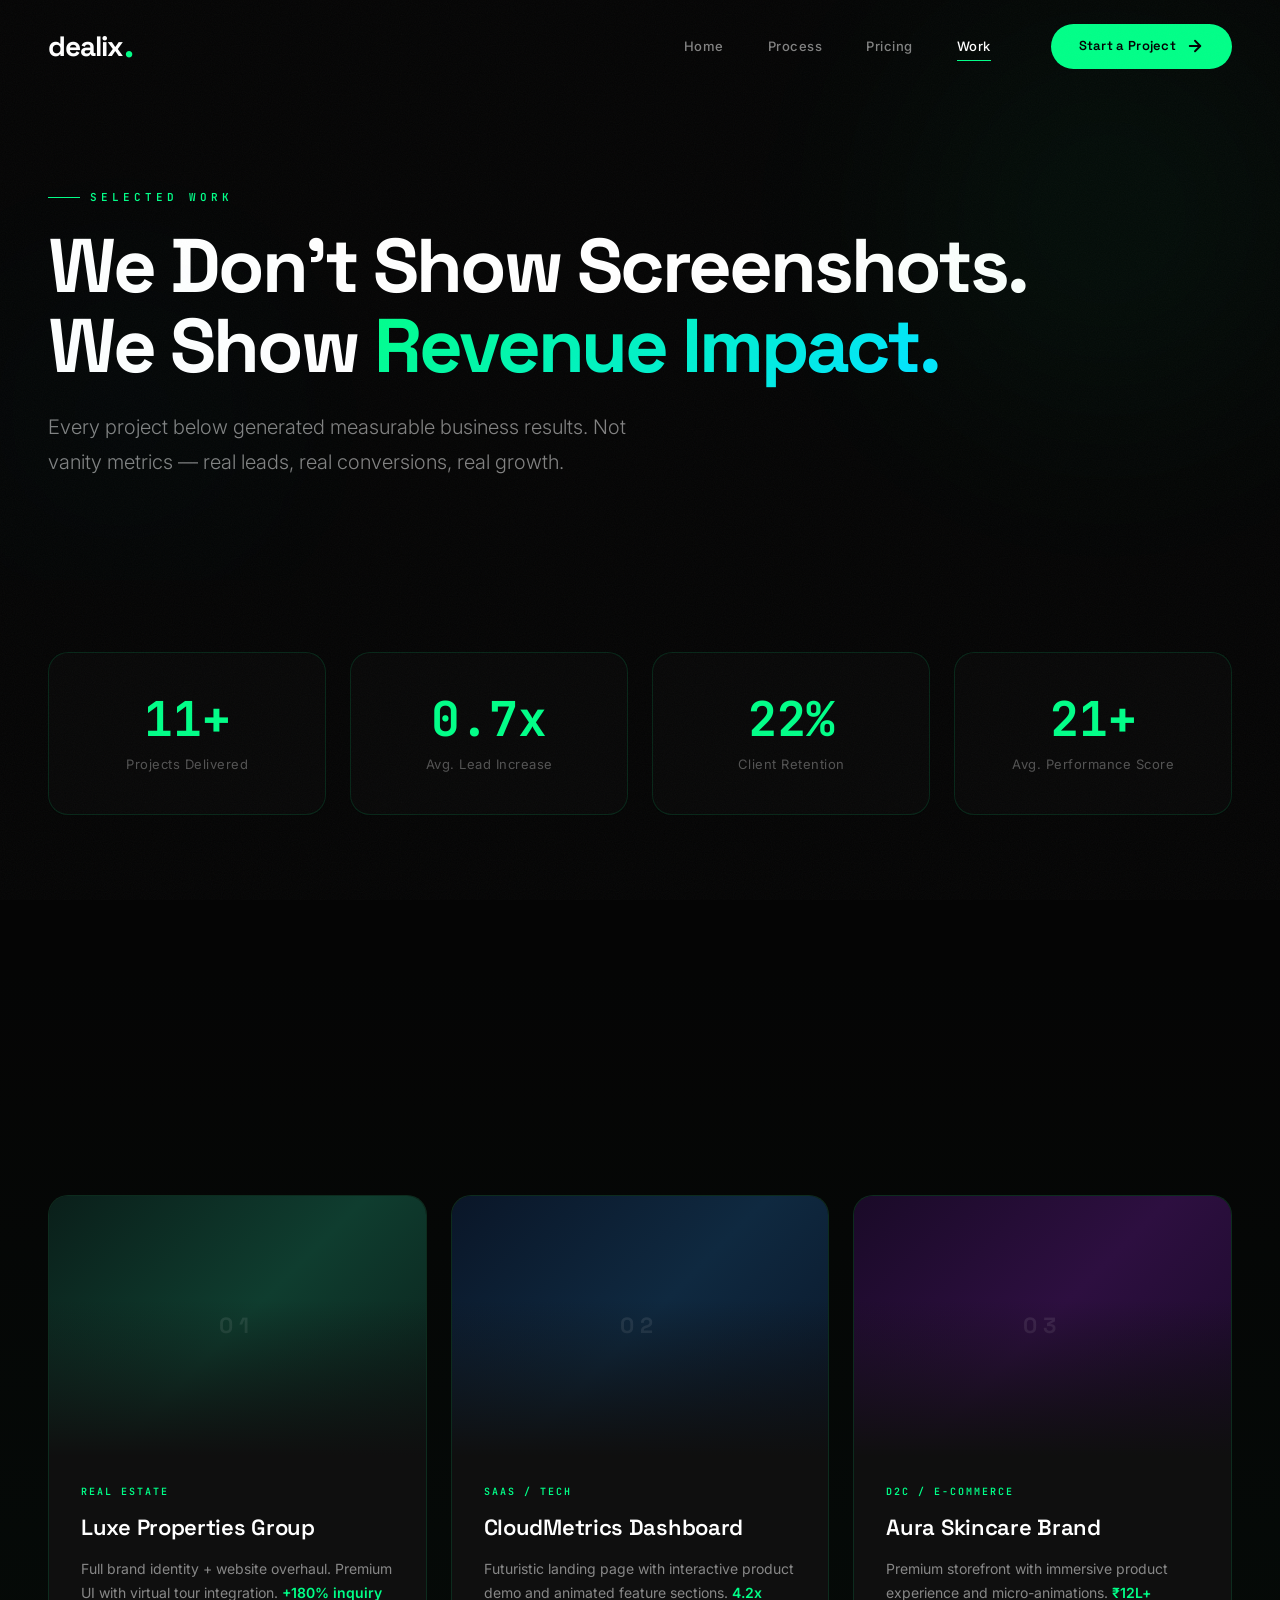
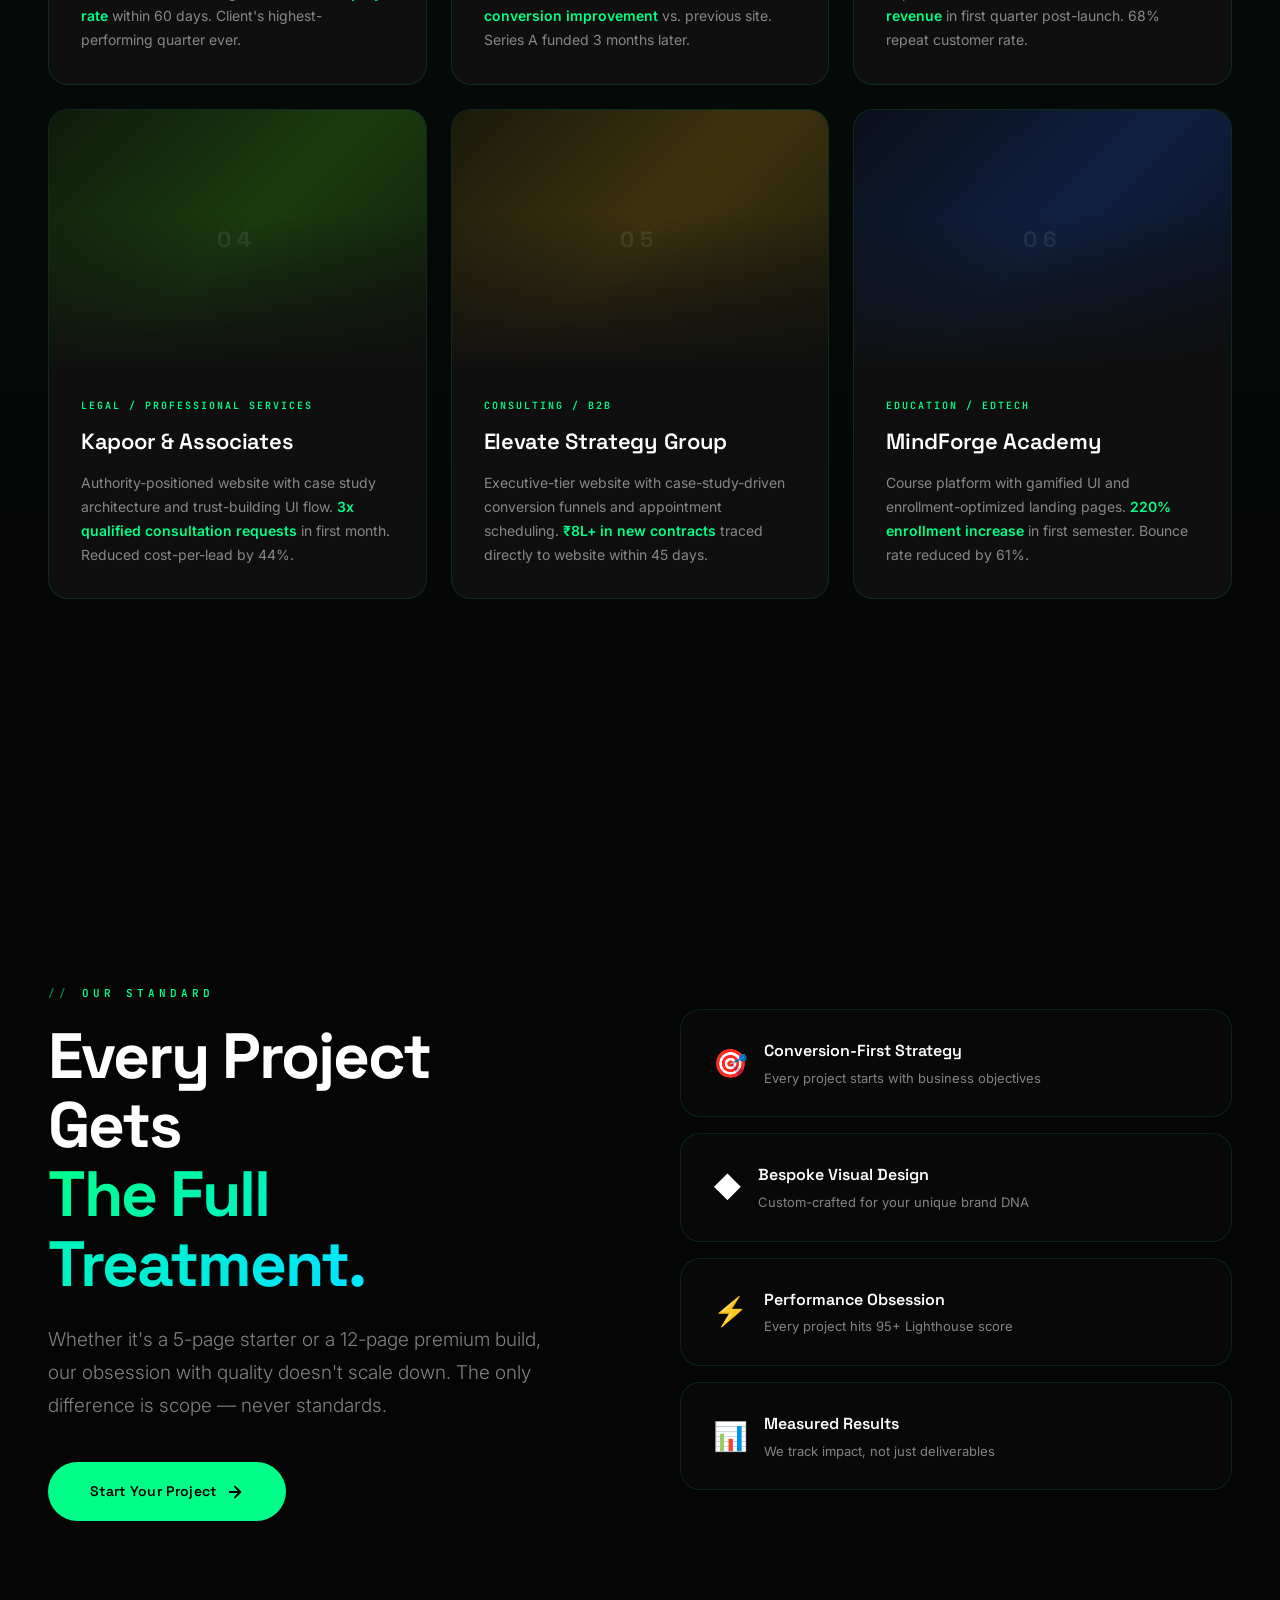
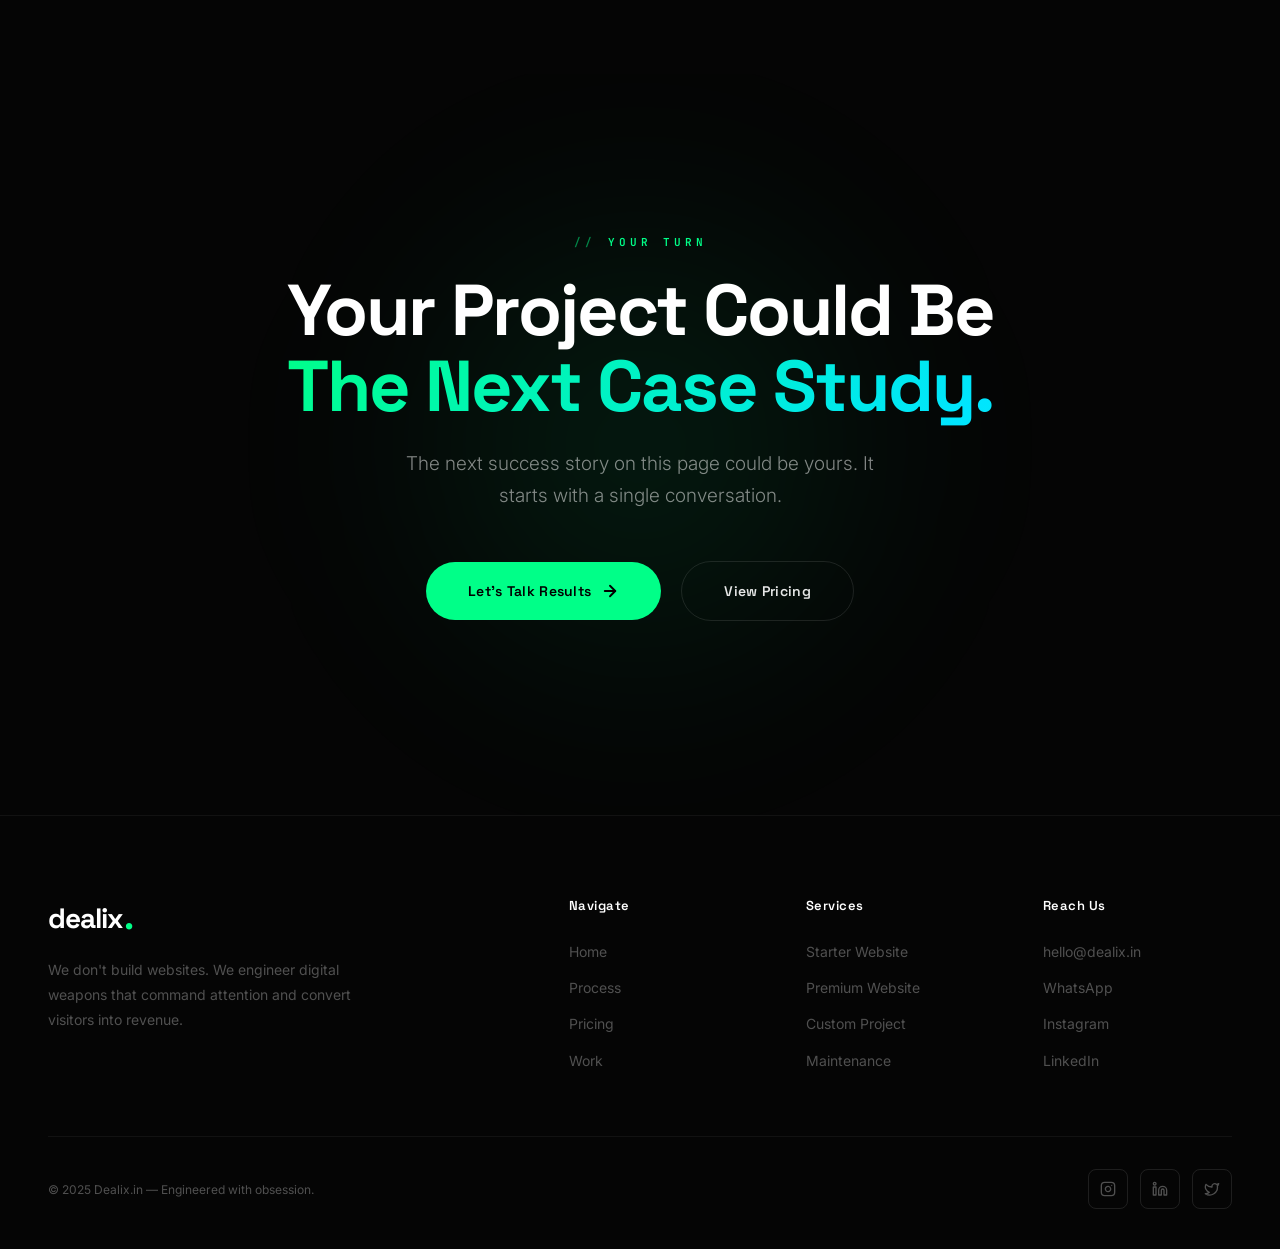
<file: portfolio.html>
<!DOCTYPE html>
<html lang="en">
<head>
    <meta charset="UTF-8">
    <meta name="viewport" content="width=device-width, initial-scale=1.0">
    <title>Portfolio — Dealix | Websites That Generated Real Revenue</title>
    <meta name="description" content="See the proof. Premium business websites we've engineered — with real conversion data and measurable business impact.">
    <link rel="preconnect" href="https://fonts.googleapis.com">
    <link rel="preconnect" href="https://fonts.gstatic.com" crossorigin>
    <link href="https://fonts.googleapis.com/css2?family=Space+Grotesk:wght@400;500;600;700&family=Inter:wght@300;400;500;600&family=JetBrains+Mono:wght@400;500;600;700&display=swap" rel="stylesheet">
    <link rel="stylesheet" href="css/style.css">
    <style>
        .custom-cursor{width:40px;height:40px;border:1.5px solid rgba(0,255,136,.5);border-radius:50%;position:fixed;top:0;left:0;pointer-events:none;z-index:99990;opacity:0;transition:opacity .3s ease;mix-blend-mode:difference}.custom-cursor.cursor-hover{width:60px;height:60px;border-color:rgba(0,255,136,.8);background:rgba(0,255,136,.05)}.cursor-dot{width:8px;height:8px;background:#00FF88;border-radius:50%;position:fixed;top:0;left:0;pointer-events:none;z-index:99991;opacity:0;transition:opacity .3s ease}.cursor-dot.dot-hover{transform:scale(0)!important}
    </style>
</head>
<body>

    <div class="page-transition" id="pageTransition"><span class="loader-text">DEALIX</span></div>
    <div class="noise-overlay"></div>
    <div class="custom-cursor" id="customCursor"></div>
    <div class="cursor-dot" id="customCursorDot"></div>

    <div class="mobile-nav" id="mobileNav">
        <a href="index.html" class="mobile-nav-link">Home</a>
        <a href="process.html" class="mobile-nav-link">Process</a>
        <a href="pricing.html" class="mobile-nav-link">Pricing</a>
        <a href="portfolio.html" class="mobile-nav-link">Work</a>
        <a href="contact.html" class="mobile-nav-link">Contact</a>
    </div>

    <!-- NAVIGATION -->
    <nav class="nav" id="mainNav">
        <div class="container">
            <div class="nav-inner">
                <a href="index.html" class="logo">dealix<span class="logo-dot">.</span></a>
                <div class="nav-menu">
                    <a href="index.html" class="nav-link">Home</a>
                    <a href="process.html" class="nav-link">Process</a>
                    <a href="pricing.html" class="nav-link">Pricing</a>
                    <a href="portfolio.html" class="nav-link active">Work</a>
                    <div class="nav-cta-wrap">
                        <a href="contact.html" class="btn btn-prime btn-sm">Start a Project <svg class="arrow-right btn-icon" viewBox="0 0 24 24" fill="none" stroke="currentColor" stroke-width="2.5" stroke-linecap="round" stroke-linejoin="round"><line x1="5" y1="12" x2="19" y2="12"/><polyline points="12 5 19 12 12 19"/></svg></a>
                    </div>
                </div>
                <button class="hamburger" id="hamburger" aria-label="Menu">
                    <span class="hamburger-line"></span>
                    <span class="hamburger-line"></span>
                    <span class="hamburger-line"></span>
                </button>
            </div>
        </div>
    </nav>

    <!-- PAGE HERO -->
    <section class="page-hero">
        <div class="orb orb-1"></div>
        <div class="orb orb-2"></div>
        <div class="container">
            <span class="page-hero-eyebrow">Selected Work</span>
            <h1 class="page-hero-title">
                We Don't Show Screenshots.<br>
                We Show <span class="glow-text">Revenue Impact.</span>
            </h1>
            <p class="page-hero-desc">
                Every project below generated measurable business results. 
                Not vanity metrics — real leads, real conversions, real growth.
            </p>
        </div>
    </section>

    <!-- STATS BAR -->
    <section class="section" style="padding-top: 0;">
        <div class="container">
            <div class="stats-bar">
                <div class="glass stat-block reveal reveal-d1">
                    <div class="stat-number" data-count="50" data-suffix="+">0</div>
                    <div class="stat-label">Projects Delivered</div>
                </div>
                <div class="glass stat-block reveal reveal-d2">
                    <div class="stat-number" data-count="3.2" data-suffix="x">0</div>
                    <div class="stat-label">Avg. Lead Increase</div>
                </div>
                <div class="glass stat-block reveal reveal-d3">
                    <div class="stat-number" data-count="100" data-suffix="%">0</div>
                    <div class="stat-label">Client Retention</div>
                </div>
                <div class="glass stat-block reveal reveal-d4">
                    <div class="stat-number" data-count="95" data-suffix="+">0</div>
                    <div class="stat-label">Avg. Performance Score</div>
                </div>
            </div>
        </div>
    </section>

    <!-- PORTFOLIO GRID -->
    <section class="section" style="background: linear-gradient(180deg, var(--void), rgba(0,255,136,0.02), var(--void));">
        <div class="container">
            <div class="portfolio-layout">
                <div class="folio-card reveal reveal-d1">
                    <div class="folio-visual">
                        <div class="folio-visual-bg folio-gradient-1"></div>
                        <span class="folio-label">01</span>
                    </div>
                    <div class="folio-details">
                        <div class="folio-tag">Real Estate</div>
                        <h3 class="folio-name">Luxe Properties Group</h3>
                        <p class="folio-result">
                            Full brand identity + website overhaul. Premium UI with 
                            virtual tour integration. <strong>+180% inquiry rate</strong> 
                            within 60 days. Client's highest-performing quarter ever.
                        </p>
                    </div>
                </div>

                <div class="folio-card reveal reveal-d2">
                    <div class="folio-visual">
                        <div class="folio-visual-bg folio-gradient-2"></div>
                        <span class="folio-label">02</span>
                    </div>
                    <div class="folio-details">
                        <div class="folio-tag">SaaS / Tech</div>
                        <h3 class="folio-name">CloudMetrics Dashboard</h3>
                        <p class="folio-result">
                            Futuristic landing page with interactive product demo 
                            and animated feature sections. <strong>4.2x conversion 
                            improvement</strong> vs. previous site. Series A funded 3 months later.
                        </p>
                    </div>
                </div>

                <div class="folio-card reveal reveal-d3">
                    <div class="folio-visual">
                        <div class="folio-visual-bg folio-gradient-3"></div>
                        <span class="folio-label">03</span>
                    </div>
                    <div class="folio-details">
                        <div class="folio-tag">D2C / E-Commerce</div>
                        <h3 class="folio-name">Aura Skincare Brand</h3>
                        <p class="folio-result">
                            Premium storefront with immersive product experience 
                            and micro-animations. <strong>₹12L+ revenue</strong> in first 
                            quarter post-launch. 68% repeat customer rate.
                        </p>
                    </div>
                </div>

                <div class="folio-card reveal reveal-d1">
                    <div class="folio-visual">
                        <div class="folio-visual-bg" style="background: linear-gradient(135deg, #0f1a0a, #1a3d0f, #0f1a0a);"></div>
                        <span class="folio-label">04</span>
                    </div>
                    <div class="folio-details">
                        <div class="folio-tag">Legal / Professional Services</div>
                        <h3 class="folio-name">Kapoor & Associates</h3>
                        <p class="folio-result">
                            Authority-positioned website with case study architecture 
                            and trust-building UI flow. <strong>3x qualified consultation 
                            requests</strong> in first month. Reduced cost-per-lead by 44%.
                        </p>
                    </div>
                </div>

                <div class="folio-card reveal reveal-d2">
                    <div class="folio-visual">
                        <div class="folio-visual-bg" style="background: linear-gradient(135deg, #1a1a0a, #3d330f, #1a1a0a);"></div>
                        <span class="folio-label">05</span>
                    </div>
                    <div class="folio-details">
                        <div class="folio-tag">Consulting / B2B</div>
                        <h3 class="folio-name">Elevate Strategy Group</h3>
                        <p class="folio-result">
                            Executive-tier website with case-study-driven conversion 
                            funnels and appointment scheduling. <strong>₹8L+ in new contracts</strong> 
                            traced directly to website within 45 days.
                        </p>
                    </div>
                </div>

                <div class="folio-card reveal reveal-d3">
                    <div class="folio-visual">
                        <div class="folio-visual-bg" style="background: linear-gradient(135deg, #0a0f1a, #0f2040, #0a0f1a);"></div>
                        <span class="folio-label">06</span>
                    </div>
                    <div class="folio-details">
                        <div class="folio-tag">Education / EdTech</div>
                        <h3 class="folio-name">MindForge Academy</h3>
                        <p class="folio-result">
                            Course platform with gamified UI and enrollment-optimized 
                            landing pages. <strong>220% enrollment increase</strong> in first 
                            semester. Bounce rate reduced by 61%.
                        </p>
                    </div>
                </div>
            </div>
        </div>
    </section>

    <!-- APPROACH NOTE -->
    <section class="section">
        <div class="container">
            <div class="usp-layout">
                <div class="reveal" style="max-width: 500px;">
                    <span class="section-eyebrow">Our Standard</span>
                    <h2 class="section-heading">
                        Every Project Gets<br>
                        <span class="glow-text">The Full Treatment.</span>
                    </h2>
                    <p class="section-desc">
                        Whether it's a 5-page starter or a 12-page premium build, 
                        our obsession with quality doesn't scale down. The only 
                        difference is scope — never standards.
                    </p>
                    <div style="margin-top: 40px;">
                        <a href="contact.html" class="btn btn-prime">
                            Start Your Project
                            <svg class="arrow-right btn-icon" viewBox="0 0 24 24" fill="none" stroke="currentColor" stroke-width="2.5" stroke-linecap="round" stroke-linejoin="round"><line x1="5" y1="12" x2="19" y2="12"/><polyline points="12 5 19 12 12 19"/></svg>
                        </a>
                    </div>
                </div>

                <div class="reveal" style="display: flex; flex-direction: column; gap: 16px;">
                    <div class="glass" style="padding: 28px 32px; display: flex; align-items: center; gap: 16px;">
                        <span style="font-size: 28px;">🎯</span>
                        <div>
                            <div style="font-family: var(--font-display); font-weight: 600; font-size: 16px;">Conversion-First Strategy</div>
                            <div style="font-size: 13px; color: var(--white-50); margin-top: 4px;">Every project starts with business objectives</div>
                        </div>
                    </div>
                    <div class="glass" style="padding: 28px 32px; display: flex; align-items: center; gap: 16px;">
                        <span style="font-size: 28px;">◆</span>
                        <div>
                            <div style="font-family: var(--font-display); font-weight: 600; font-size: 16px;">Bespoke Visual Design</div>
                            <div style="font-size: 13px; color: var(--white-50); margin-top: 4px;">Custom-crafted for your unique brand DNA</div>
                        </div>
                    </div>
                    <div class="glass" style="padding: 28px 32px; display: flex; align-items: center; gap: 16px;">
                        <span style="font-size: 28px;">⚡</span>
                        <div>
                            <div style="font-family: var(--font-display); font-weight: 600; font-size: 16px;">Performance Obsession</div>
                            <div style="font-size: 13px; color: var(--white-50); margin-top: 4px;">Every project hits 95+ Lighthouse score</div>
                        </div>
                    </div>
                    <div class="glass" style="padding: 28px 32px; display: flex; align-items: center; gap: 16px;">
                        <span style="font-size: 28px;">📊</span>
                        <div>
                            <div style="font-family: var(--font-display); font-weight: 600; font-size: 16px;">Measured Results</div>
                            <div style="font-size: 13px; color: var(--white-50); margin-top: 4px;">We track impact, not just deliverables</div>
                        </div>
                    </div>
                </div>
            </div>
        </div>
    </section>

    <!-- CTA -->
    <section class="section final-cta">
        <div class="cta-orb"></div>
        <div class="container">
            <div class="cta-inner reveal">
                <span class="section-eyebrow">Your Turn</span>
                <h2 class="cta-h2">
                    Your Project Could Be<br>
                    <span class="glow-text">The Next Case Study.</span>
                </h2>
                <p class="cta-desc">
                    The next success story on this page could be yours. 
                    It starts with a single conversation.
                </p>
                <div class="cta-btns">
                    <a href="contact.html" class="btn btn-prime">
                        Let's Talk Results
                        <svg class="arrow-right btn-icon" viewBox="0 0 24 24" fill="none" stroke="currentColor" stroke-width="2.5" stroke-linecap="round" stroke-linejoin="round"><line x1="5" y1="12" x2="19" y2="12"/><polyline points="12 5 19 12 12 19"/></svg>
                    </a>
                    <a href="pricing.html" class="btn btn-ghost">View Pricing</a>
                </div>
            </div>
        </div>
    </section>

    <!-- FOOTER -->
    <footer class="footer">
        <div class="container">
            <div class="footer-grid">
                <div class="footer-about">
                    <a href="index.html" class="logo">dealix<span class="logo-dot">.</span></a>
                    <p>We don't build websites. We engineer digital weapons that command attention and convert visitors into revenue.</p>
                </div>
                <div>
                    <h4 class="footer-col-title">Navigate</h4>
                    <div class="footer-links">
                        <a href="index.html" class="footer-link">Home</a>
                        <a href="process.html" class="footer-link">Process</a>
                        <a href="pricing.html" class="                        footer-link">Pricing</a>
                        <a href="portfolio.html" class="footer-link">Work</a>
                    </div>
                </div>
                <div>
                    <h4 class="footer-col-title">Services</h4>
                    <div class="footer-links">
                        <a href="pricing.html" class="footer-link">Starter Website</a>
                        <a href="pricing.html" class="footer-link">Premium Website</a>
                        <a href="contact.html" class="footer-link">Custom Project</a>
                        <a href="contact.html" class="footer-link">Maintenance</a>
                    </div>
                </div>
                <div>
                    <h4 class="footer-col-title">Reach Us</h4>
                    <div class="footer-links">
                        <a href="mailto:hello@dealix.in" class="footer-link">hello@dealix.in</a>
                        <a href="https://wa.me/91XXXXXXXXXX" target="_blank" class="footer-link">WhatsApp</a>
                        <a href="https://instagram.com/dealix.in" target="_blank" class="footer-link">Instagram</a>
                        <a href="https://linkedin.com/company/dealix" target="_blank" class="footer-link">LinkedIn</a>
                    </div>
                </div>
            </div>
            <div class="footer-bar">
                <p>© 2025 Dealix.in — Engineered with obsession.</p>
                <div class="footer-socials">
                    <a href="https://instagram.com/dealix.in" target="_blank" class="social-icon" aria-label="Instagram"><svg viewBox="0 0 24 24" fill="none" stroke="currentColor" stroke-width="2" stroke-linecap="round" stroke-linejoin="round"><rect x="2" y="2" width="20" height="20" rx="5" ry="5"/><path d="M16 11.37A4 4 0 1 1 12.63 8 4 4 0 0 1 16 11.37z"/><line x1="17.5" y1="6.5" x2="17.51" y2="6.5"/></svg></a>
                    <a href="https://linkedin.com/company/dealix" target="_blank" class="social-icon" aria-label="LinkedIn"><svg viewBox="0 0 24 24" fill="none" stroke="currentColor" stroke-width="2" stroke-linecap="round" stroke-linejoin="round"><path d="M16 8a6 6 0 0 1 6 6v7h-4v-7a2 2 0 0 0-2-2 2 2 0 0 0-2 2v7h-4v-7a6 6 0 0 1 6-6z"/><rect x="2" y="9" width="4" height="12"/><circle cx="4" cy="4" r="2"/></svg></a>
                    <a href="https://twitter.com/dealix_in" target="_blank" class="social-icon" aria-label="Twitter"><svg viewBox="0 0 24 24" fill="none" stroke="currentColor" stroke-width="2" stroke-linecap="round" stroke-linejoin="round"><path d="M22 4s-.7 2.1-2 3.4c1.6 10-9.4 17.3-18 11.6 2.2.1 4.4-.6 6-2C3 15.5.5 9.6 3 5c2.2 2.6 5.6 4.1 9 4-.9-4.2 4-6.6 7-3.8 1.1 0 3-1.2 3-1.2z"/></svg></a>
                </div>
            </div>
        </div>
    </footer>

    <script src="js/main.js"></script>
</body>
</html>
</file>
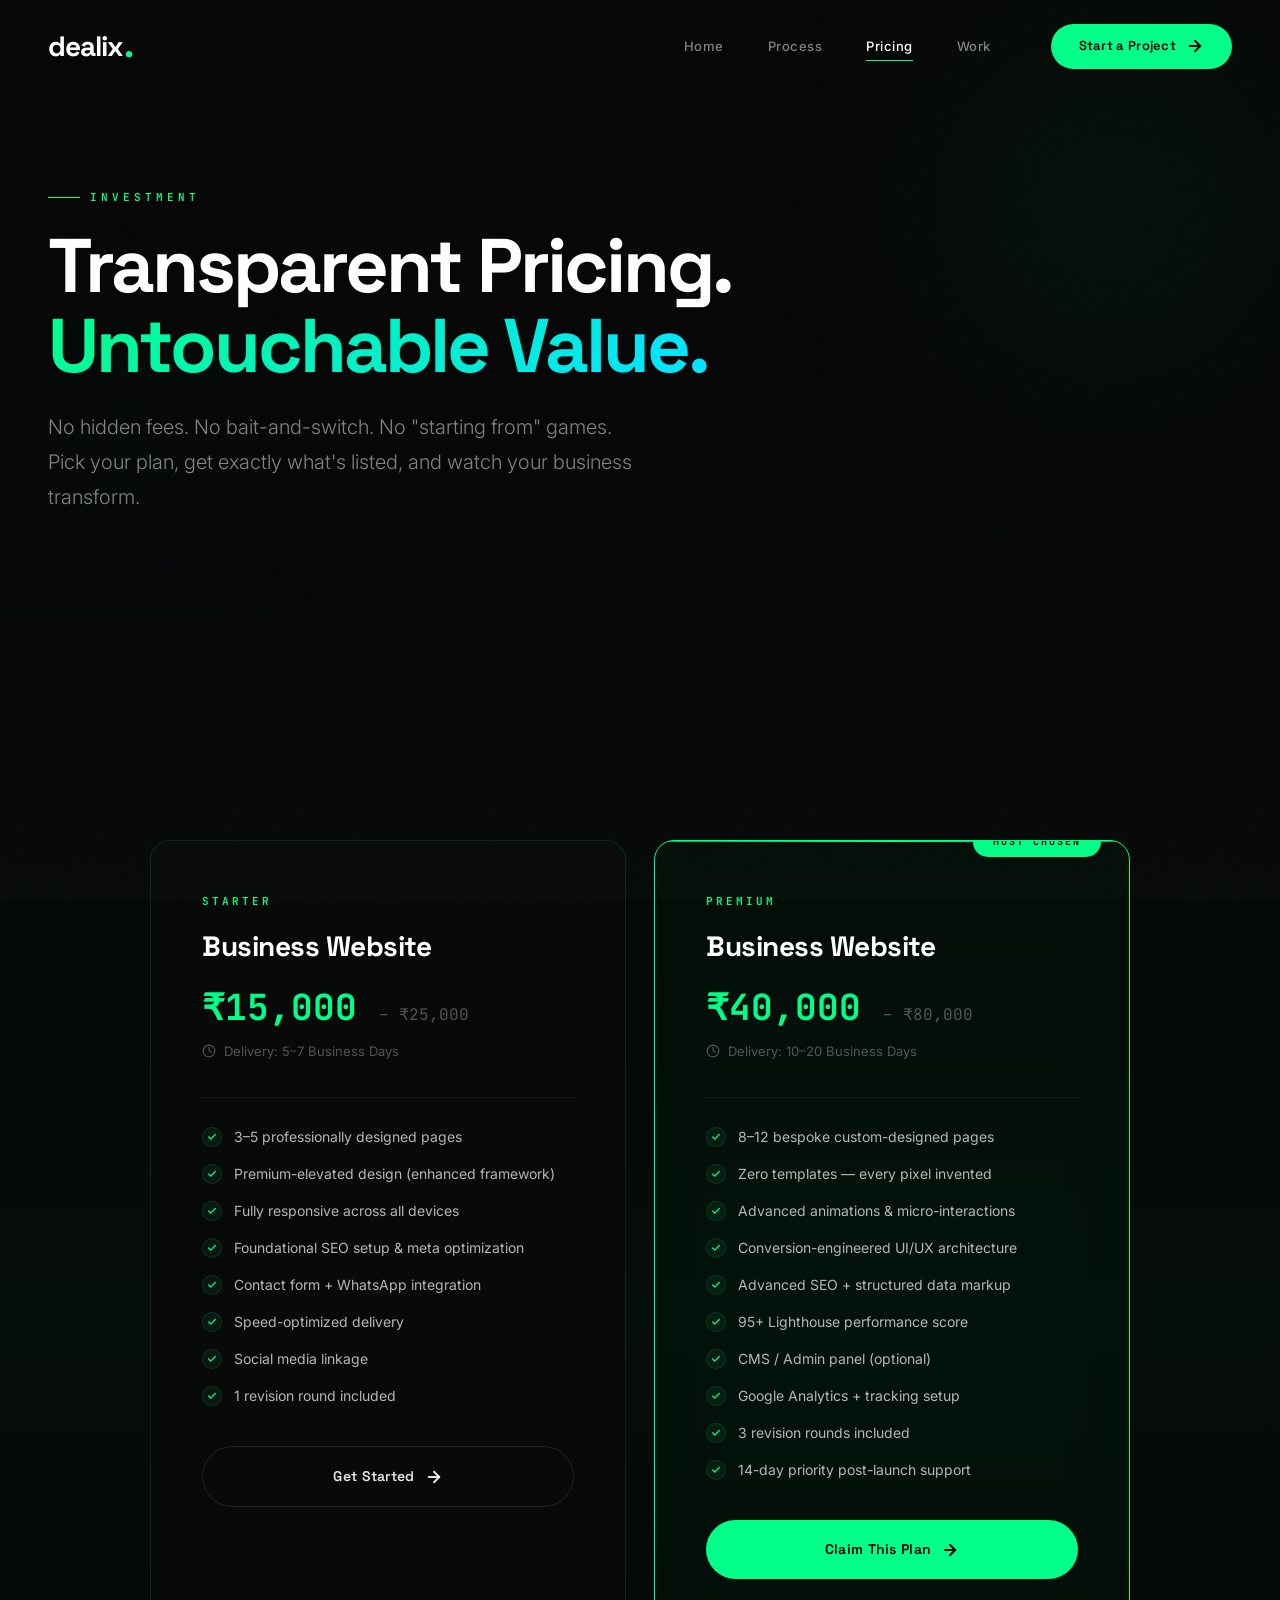
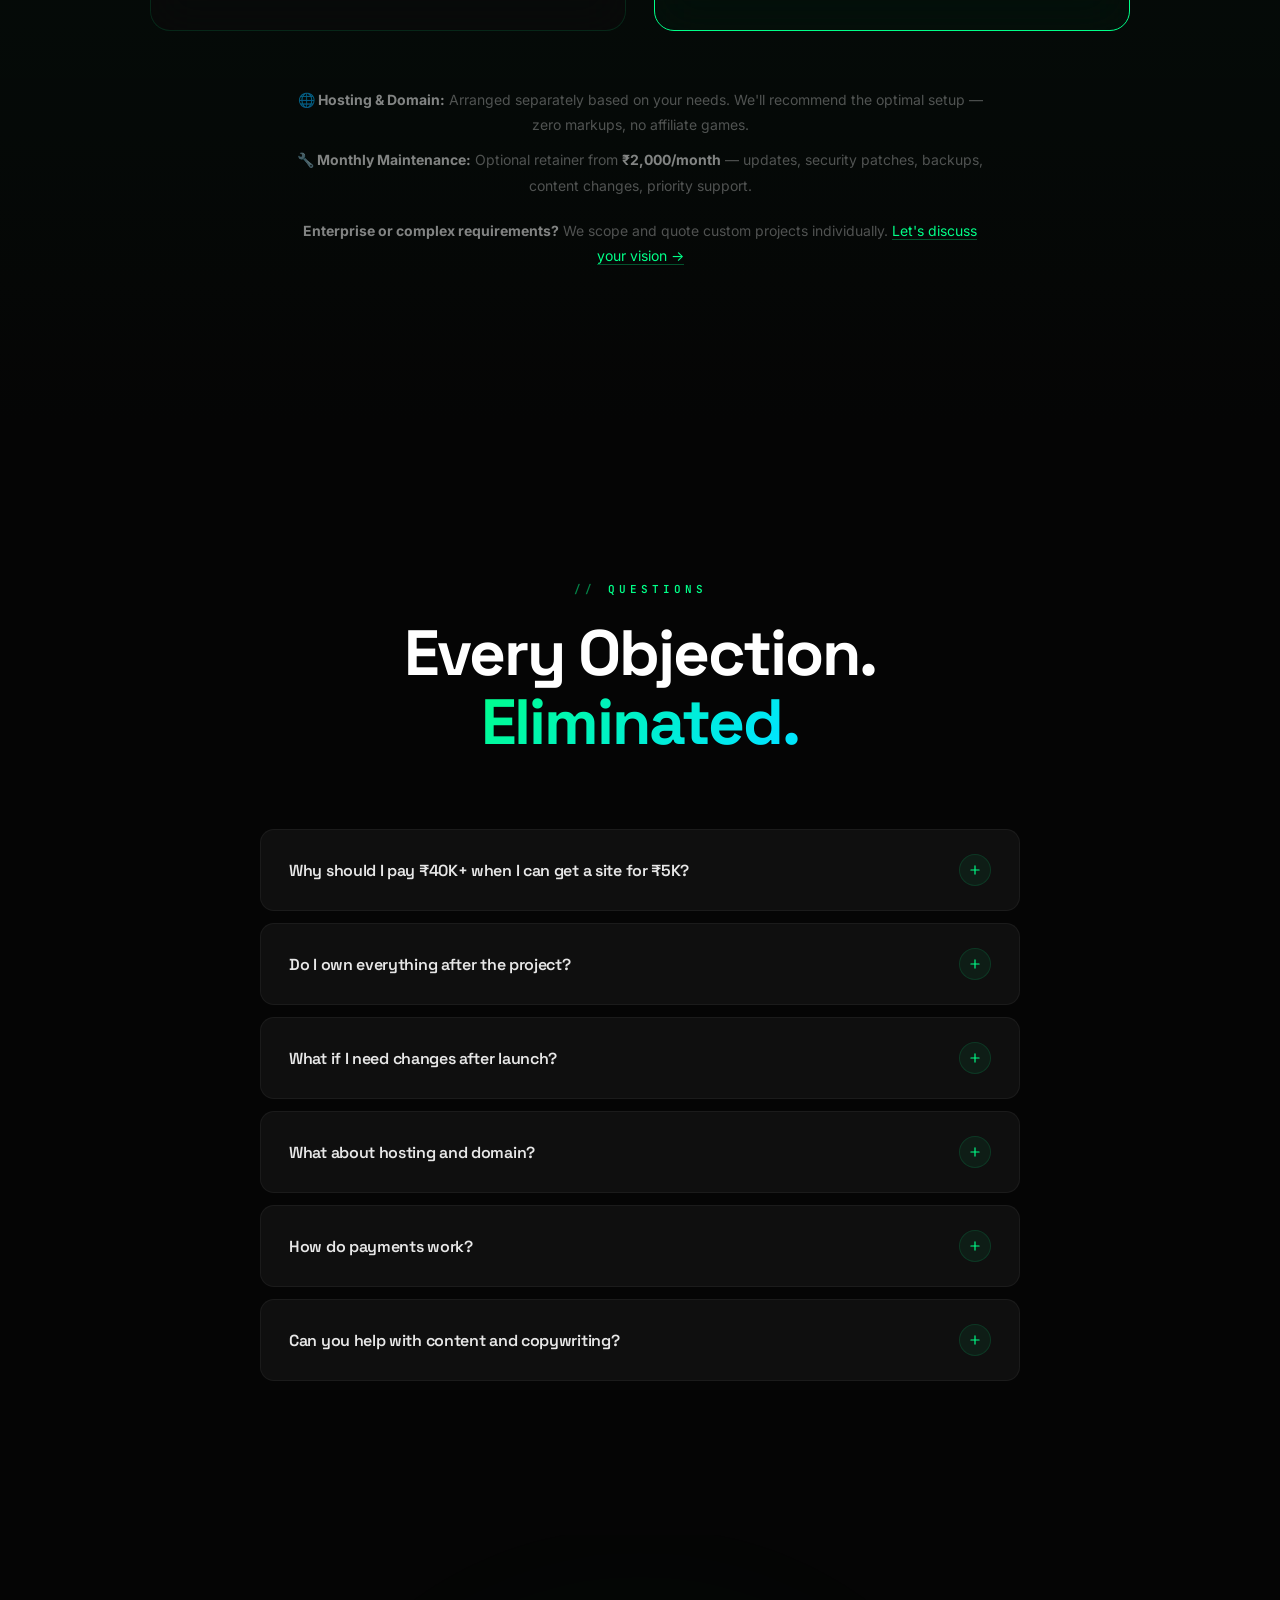
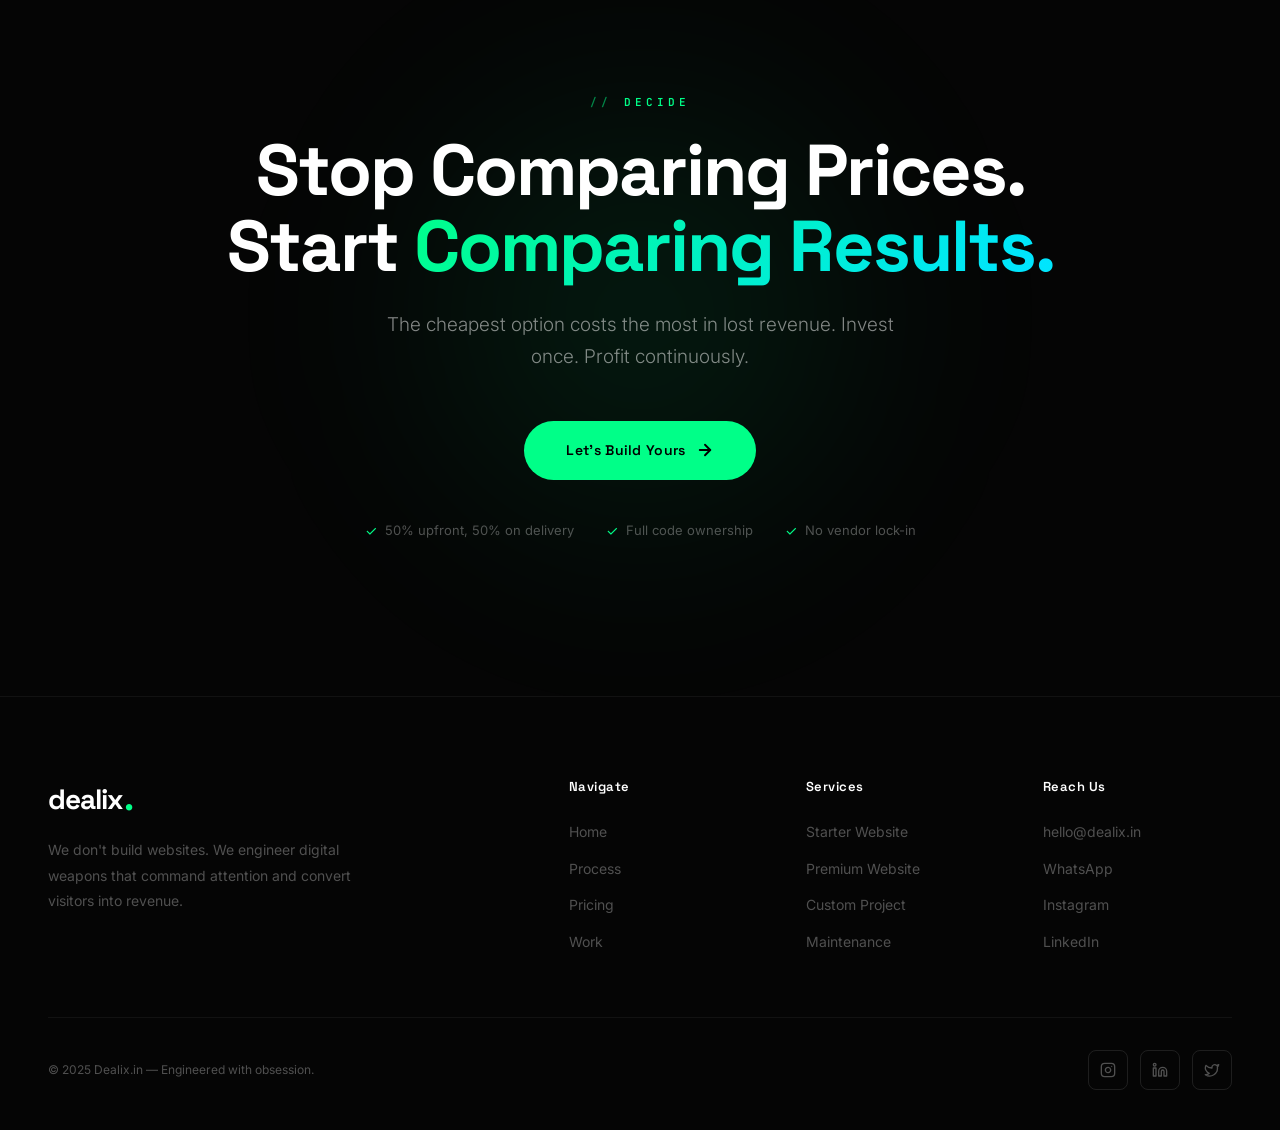
<file: pricing.html>
<!DOCTYPE html>
<html lang="en">
<head>
    <meta charset="UTF-8">
    <meta name="viewport" content="width=device-width, initial-scale=1.0">
    <title>Pricing — Dealix | Investment Plans for Premium Business Websites</title>
    <meta name="description" content="Transparent pricing for premium business websites. Starter from ₹15,000. Premium custom from ₹40,000. No hidden fees. No templates. Just results.">
    <link rel="preconnect" href="https://fonts.googleapis.com">
    <link rel="preconnect" href="https://fonts.gstatic.com" crossorigin>
    <link href="https://fonts.googleapis.com/css2?family=Space+Grotesk:wght@400;500;600;700&family=Inter:wght@300;400;500;600&family=JetBrains+Mono:wght@400;500;600;700&display=swap" rel="stylesheet">
    <link rel="stylesheet" href="css/style.css">
    <style>
        .custom-cursor{width:40px;height:40px;border:1.5px solid rgba(0,255,136,.5);border-radius:50%;position:fixed;top:0;left:0;pointer-events:none;z-index:99990;opacity:0;transition:opacity .3s ease;mix-blend-mode:difference}.custom-cursor.cursor-hover{width:60px;height:60px;border-color:rgba(0,255,136,.8);background:rgba(0,255,136,.05)}.cursor-dot{width:8px;height:8px;background:#00FF88;border-radius:50%;position:fixed;top:0;left:0;pointer-events:none;z-index:99991;opacity:0;transition:opacity .3s ease}.cursor-dot.dot-hover{transform:scale(0)!important}
    </style>
</head>
<body>

    <div class="page-transition" id="pageTransition"><span class="loader-text">DEALIX</span></div>
    <div class="noise-overlay"></div>
    <div class="custom-cursor" id="customCursor"></div>
    <div class="cursor-dot" id="customCursorDot"></div>

    <div class="mobile-nav" id="mobileNav">
        <a href="index.html" class="mobile-nav-link">Home</a>
        <a href="process.html" class="mobile-nav-link">Process</a>
        <a href="pricing.html" class="mobile-nav-link">Pricing</a>
        <a href="portfolio.html" class="mobile-nav-link">Work</a>
        <a href="contact.html" class="mobile-nav-link">Contact</a>
    </div>

    <!-- NAVIGATION -->
    <nav class="nav" id="mainNav">
        <div class="container">
            <div class="nav-inner">
                <a href="index.html" class="logo">dealix<span class="logo-dot">.</span></a>
                <div class="nav-menu">
                    <a href="index.html" class="nav-link">Home</a>
                    <a href="process.html" class="nav-link">Process</a>
                    <a href="pricing.html" class="nav-link active">Pricing</a>
                    <a href="portfolio.html" class="nav-link">Work</a>
                    <div class="nav-cta-wrap">
                        <a href="contact.html" class="btn btn-prime btn-sm">Start a Project <svg class="arrow-right btn-icon" viewBox="0 0 24 24" fill="none" stroke="currentColor" stroke-width="2.5" stroke-linecap="round" stroke-linejoin="round"><line x1="5" y1="12" x2="19" y2="12"/><polyline points="12 5 19 12 12 19"/></svg></a>
                    </div>
                </div>
                <button class="hamburger" id="hamburger" aria-label="Menu">
                    <span class="hamburger-line"></span>
                    <span class="hamburger-line"></span>
                    <span class="hamburger-line"></span>
                </button>
            </div>
        </div>
    </nav>

    <!-- PAGE HERO -->
    <section class="page-hero">
        <div class="orb orb-1"></div>
        <div class="orb orb-2"></div>
        <div class="container">
            <span class="page-hero-eyebrow">Investment</span>
            <h1 class="page-hero-title">
                Transparent Pricing.<br>
                <span class="glow-text">Untouchable Value.</span>
            </h1>
            <p class="page-hero-desc">
                No hidden fees. No bait-and-switch. No "starting from" 
                games. Pick your plan, get exactly what's listed, and 
                watch your business transform.
            </p>
        </div>
    </section>

    <!-- PRICING CARDS -->
    <section class="section pricing-bg">
        <div class="container">
            <div class="pricing-layout">

                <!-- STARTER -->
                <div class="glass price-card reveal reveal-d1">
                    <div class="price-tier">Starter</div>
                    <h3 class="price-title">Business Website</h3>
                    <div class="price-amount">
                        ₹15,000 <span class="range">– ₹25,000</span>
                    </div>
                    <div class="price-timeline">
                        <svg viewBox="0 0 24 24" fill="none" stroke="currentColor" stroke-width="2" stroke-linecap="round" stroke-linejoin="round"><circle cx="12" cy="12" r="10"/><polyline points="12 6 12 12 16 14"/></svg>
                        Delivery: 5–7 Business Days
                    </div>
                    <div class="price-divider"></div>
                    <ul class="feature-list">
                        <li class="feature-item">
                            <div class="feature-check"><svg viewBox="0 0 24 24" fill="none" stroke="currentColor" stroke-linecap="round" stroke-linejoin="round"><polyline points="20 6 9 17 4 12"/></svg></div>
                            3–5 professionally designed pages
                        </li>
                        <li class="feature-item">
                            <div class="feature-check"><svg viewBox="0 0 24 24" fill="none" stroke="currentColor" stroke-linecap="round" stroke-linejoin="round"><polyline points="20 6 9 17 4 12"/></svg></div>
                            Premium-elevated design (enhanced framework)
                        </li>
                        <li class="feature-item">
                            <div class="feature-check"><svg viewBox="0 0 24 24" fill="none" stroke="currentColor" stroke-linecap="round" stroke-linejoin="round"><polyline points="20 6 9 17 4 12"/></svg></div>
                            Fully responsive across all devices
                        </li>
                        <li class="feature-item">
                            <div class="feature-check"><svg viewBox="0 0 24 24" fill="none" stroke="currentColor" stroke-linecap="round" stroke-linejoin="round"><polyline points="20 6 9 17 4 12"/></svg></div>
                            Foundational SEO setup & meta optimization
                        </li>
                        <li class="feature-item">
                            <div class="feature-check"><svg viewBox="0 0 24 24" fill="none" stroke="currentColor" stroke-linecap="round" stroke-linejoin="round"><polyline points="20 6 9 17 4 12"/></svg></div>
                            Contact form + WhatsApp integration
                        </li>
                        <li class="feature-item">
                            <div class="feature-check"><svg viewBox="0 0 24 24" fill="none" stroke="currentColor" stroke-linecap="round" stroke-linejoin="round"><polyline points="20 6 9 17 4 12"/></svg></div>
                            Speed-optimized delivery
                        </li>
                        <li class="feature-item">
                            <div class="feature-check"><svg viewBox="0 0 24 24" fill="none" stroke="currentColor" stroke-linecap="round" stroke-linejoin="round"><polyline points="20 6 9 17 4 12"/></svg></div>
                            Social media linkage
                        </li>
                        <li class="feature-item">
                            <div class="feature-check"><svg viewBox="0 0 24 24" fill="none" stroke="currentColor" stroke-linecap="round" stroke-linejoin="round"><polyline points="20 6 9 17 4 12"/></svg></div>
                            1 revision round included
                        </li>
                    </ul>
                    <a href="contact.html" class="btn btn-ghost btn-full">
                        Get Started
                        <svg class="arrow-right btn-icon" viewBox="0 0 24 24" fill="none" stroke="currentColor" stroke-width="2.5" stroke-linecap="round" stroke-linejoin="round"><line x1="5" y1="12" x2="19" y2="12"/><polyline points="12 5 19 12 12 19"/></svg>
                    </a>
                </div>

                <!-- PREMIUM -->
                <div class="glass price-card highlight reveal reveal-d2">
                    <div class="price-badge">MOST CHOSEN</div>
                    <div class="price-tier">Premium</div>
                    <h3 class="price-title">Business Website</h3>
                    <div class="price-amount">
                        ₹40,000 <span class="range">– ₹80,000</span>
                    </div>
                    <div class="price-timeline">
                        <svg viewBox="0 0 24 24" fill="none" stroke="currentColor" stroke-width="2" stroke-linecap="round" stroke-linejoin="round"><circle cx="12" cy="12" r="10"/><polyline points="12 6 12 12 16 14"/></svg>
                        Delivery: 10–20 Business Days
                    </div>
                    <div class="price-divider"></div>
                    <ul class="feature-list">
                        <li class="feature-item">
                            <div class="feature-check"><svg viewBox="0 0 24 24" fill="none" stroke="currentColor" stroke-linecap="round" stroke-linejoin="round"><polyline points="20 6 9 17 4 12"/></svg></div>
                            8–12 bespoke custom-designed pages
                        </li>
                        <li class="feature-item">
                            <div class="feature-check"><svg viewBox="0 0 24 24" fill="none" stroke="currentColor" stroke-linecap="round" stroke-linejoin="round"><polyline points="20 6 9 17 4 12"/></svg></div>
                            Zero templates — every pixel invented
                        </li>
                        <li class="feature-item">
                            <div class="feature-check"><svg viewBox="0 0 24 24" fill="none" stroke="currentColor" stroke-linecap="round" stroke-linejoin="round"><polyline points="20 6 9 17 4 12"/></svg></div>
                            Advanced animations & micro-interactions
                        </li>
                        <li class="feature-item">
                            <div class="feature-check"><svg viewBox="0 0 24 24" fill="none" stroke="currentColor" stroke-linecap="round" stroke-linejoin="round"><polyline points="20 6 9 17 4 12"/></svg></div>
                            Conversion-engineered UI/UX architecture
                        </li>
                        <li class="feature-item">
                            <div class="feature-check"><svg viewBox="0 0 24 24" fill="none" stroke="currentColor" stroke-linecap="round" stroke-linejoin="round"><polyline points="20 6 9 17 4 12"/></svg></div>
                            Advanced SEO + structured data markup
                        </li>
                        <li class="feature-item">
                            <div class="feature-check"><svg viewBox="0 0 24 24" fill="none" stroke="currentColor" stroke-linecap="round" stroke-linejoin="round"><polyline points="20 6 9 17 4 12"/></svg></div>
                            95+ Lighthouse performance score
                        </li>
                        <li class="feature-item">
                            <div class="feature-check"><svg viewBox="0 0 24 24" fill="none" stroke="currentColor" stroke-linecap="round" stroke-linejoin="round"><polyline points="20 6 9 17 4 12"/></svg></div>
                            CMS / Admin panel (optional)
                        </li>
                        <li class="feature-item">
                            <div class="feature-check"><svg viewBox="0 0 24 24" fill="none" stroke="currentColor" stroke-linecap="round" stroke-linejoin="round"><polyline points="20 6 9 17 4 12"/></svg></div>
                            Google Analytics + tracking setup
                        </li>
                        <li class="feature-item">
                            <div class="feature-check"><svg viewBox="0 0 24 24" fill="none" stroke="currentColor" stroke-linecap="round" stroke-linejoin="round"><polyline points="20 6 9 17 4 12"/></svg></div>
                            3 revision rounds included
                        </li>
                        <li class="feature-item">
                            <div class="feature-check"><svg viewBox="0 0 24 24" fill="none" stroke="currentColor" stroke-linecap="round" stroke-linejoin="round"><polyline points="20 6 9 17 4 12"/></svg></div>
                            14-day priority post-launch support
                        </li>
                    </ul>
                    <a href="contact.html" class="btn btn-prime btn-full">
                        Claim This Plan
                        <svg class="arrow-right btn-icon" viewBox="0 0 24 24" fill="none" stroke="currentColor" stroke-width="2.5" stroke-linecap="round" stroke-linejoin="round"><line x1="5" y1="12" x2="19" y2="12"/><polyline points="12 5 19 12 12 19"/></svg>
                    </a>
                </div>

            </div>

            <!-- Pricing Notes -->
            <div class="pricing-footer reveal">
                <p>
                    <strong>🌐 Hosting & Domain:</strong> Arranged separately based on your needs. We'll recommend the optimal setup — zero markups, no affiliate games.
                </p>
                <p>
                    <strong>🔧 Monthly Maintenance:</strong> Optional retainer from <strong>₹2,000/month</strong> — updates, security patches, backups, content changes, priority support.
                </p>
                <p style="margin-top: 20px;">
                    <strong>Enterprise or complex requirements?</strong> We scope and quote custom projects individually. <a href="contact.html">Let's discuss your vision →</a>
                </p>
            </div>
        </div>
    </section>

    <!-- FAQ -->
    <section class="section">
        <div class="container">
            <div class="section-center reveal">
                <span class="section-eyebrow">Questions</span>
                <h2 class="section-heading">
                    Every Objection.<br>
                    <span class="glow-text">Eliminated.</span>
                </h2>
            </div>

            <div class="faq-layout">
                <div class="faq-item reveal reveal-d1">
                    <button class="faq-trigger">
                        <span class="faq-question">Why should I pay ₹40K+ when I can get a site for ₹5K?</span>
                        <div class="faq-icon">
                            <svg viewBox="0 0 24 24" fill="none" stroke="currentColor" stroke-width="2" stroke-linecap="round" stroke-linejoin="round"><line x1="12" y1="5" x2="12" y2="19"/><line x1="5" y1="12" x2="19" y2="12"/></svg>
                        </div>
                    </button>
                    <div class="faq-answer">
                        <div class="faq-answer-inner">
                            You can get a ₹5K site. You can also hand out photocopied business cards. The question isn't cost — it's what that investment returns. A ₹5K template site looks like a ₹5K template site. Your visitors know it. Your competitors know it. A Dealix site is a conversion system engineered to generate multiples of its cost in revenue. We've seen clients recover their investment in the first 30 days.
                        </div>
                    </div>
                </div>

                <div class="faq-item reveal reveal-d2">
                    <button class="faq-trigger">
                        <span class="faq-question">Do I own everything after the project?</span>
                        <div class="faq-icon">
                            <svg viewBox="0 0 24 24" fill="none" stroke="currentColor" stroke-width="2" stroke-linecap="round" stroke-linejoin="round"><line x1="12" y1="5" x2="12" y2="19"/><line x1="5" y1="12" x2="19" y2="12"/></svg>
                        </div>
                    </button>
                    <div class="faq-answer">
                        <div class="faq-answer-inner">
                            Completely. Every line of code, every design file, every asset. It's your business, your brand, your property. We hand over everything — no hostage situations, no vendor lock-in, no "you need us to make changes" nonsense. Full ownership, full control.
                        </div>
                    </div>
                </div>

                <div class="faq-item reveal reveal-d3">
                    <button class="faq-trigger">
                        <span class="faq-question">What if I need changes after launch?</span>
                        <div class="faq-icon">
                            <svg viewBox="0 0 24 24" fill="none" stroke="currentColor" stroke-width="2" stroke-linecap="round" stroke-linejoin="round"><line x1="12" y1="5" x2="12" y2="19"/><line x1="5" y1="12" x2="19" y2="12"/></svg>
                        </div>
                    </button>
                    <div class="faq-answer">
                        <div class="faq-answer-inner">
                            Premium plans include 14 days of post-launch support for any adjustments. Beyond that, our optional monthly maintenance retainer (₹2,000/month) covers ongoing updates, content changes, security patches, and priority response. Or you can request one-off changes — we'll quote them honestly.
                        </div>
                    </div>
                </div>

                <div class="faq-item reveal reveal-d4">
                    <button class="faq-trigger">
                        <span class="faq-question">What about hosting and domain?</span>
                        <div class="faq-icon">
                            <svg viewBox="0 0 24 24" fill="none" stroke="currentColor" stroke-width="2" stroke-linecap="round" stroke-linejoin="round"><line x1="12" y1="5" x2="12" y2="19"/><line x1="5" y1="12" x2="19" y2="12"/></svg>
                        </div>
                    </button>
                    <div class="faq-answer">
                        <div class="faq-answer-inner">
                            You purchase hosting and domain separately — we guide you through the best options for your specific needs. For most business sites, quality hosting costs ₹200–500/month and a .in domain runs about ₹500–800/year. We don't resell hosting. No markups. No affiliate games. Just honest guidance.
                        </div>
                    </div>
                </div>

                <div class="faq-item reveal reveal-d5">
                    <button class="faq-trigger">
                        <span class="faq-question">How do payments work?</span>
                        <div class="faq-icon">
                            <svg viewBox="0 0 24 24" fill="none" stroke="currentColor" stroke-width="2" stroke-linecap="round" stroke-linejoin="round"><line x1="12" y1="5" x2="12" y2="19"/><line x1="5" y1="12" x2="19" y2="12"/></svg>
                        </div>
                    </button>
                    <div class="faq-answer">
                        <div class="faq-answer-inner">
                            Simple milestone-based structure. 50% upfront to begin (covers discovery + design). Remaining 50% before final deployment. No surprise invoices. No scope creep charges without discussion. UPI, bank transfer, or any standard method works.
                        </div>
                    </div>
                </div>

                <div class="faq-item reveal">
                    <button class="faq-trigger">
                        <span class="faq-question">Can you help with content and copywriting?</span>
                        <div class="faq-icon">
                            <svg viewBox="0 0 24 24" fill="none" stroke="currentColor" stroke-width="2" stroke-linecap="round" stroke-linejoin="round"><line x1="12" y1="5" x2="12" y2="19"/><line x1="5" y1="12" x2="19" y2="12"/></svg>
                        </div>
                    </button>
                    <div class="faq-answer">
                        <div class="faq-answer-inner">
                            Premium plans include strategic conversion copywriting guidance and structure. We'll write headline frameworks, CTA copy, and section flow that's engineered to convert. For full content creation (blog posts, detailed service pages), we offer it as an add-on — quoted based on scope.
                        </div>
                    </div>
                </div>
            </div>
        </div>
    </section>

    <!-- CTA -->
    <section class="section final-cta">
        <div class="cta-orb"></div>
        <div class="container">
            <div class="cta-inner reveal">
                <span class="section-eyebrow">Decide</span>
                <h2 class="cta-h2">
                    Stop Comparing Prices.<br>
                    Start <span class="glow-text">Comparing Results.</span>
                </h2>
                <p class="cta-desc">
                    The cheapest option costs the most in lost revenue. 
                    Invest once. Profit continuously.
                </p>
                <div class="cta-btns">
                    <a href="contact.html" class="btn btn-prime">
                        Let's Build Yours
                        <svg class="arrow-right btn-icon" viewBox="0 0 24 24" fill="none" stroke="currentColor" stroke-width="2.5" stroke-linecap="round" stroke-linejoin="round"><line x1="5" y1="12" x2="19" y2="12"/><polyline points="12 5 19 12 12 19"/></svg>
                    </a>
                </div>
                <div class="trust-signals">
                    <span class="trust-item"><span class="trust-check">✓</span> 50% upfront, 50% on delivery</span>
                    <span class="trust-item"><span class="trust-check">✓</span> Full code ownership</span>
                    <span class="trust-item"><span class="trust-check">✓</span> No vendor lock-in</span>
                </div>
            </div>
        </div>
    </section>

    <!-- FOOTER -->
    <footer class="footer">
        <div class="container">
            <div class="footer-grid">
                <div class="footer-about">
                    <a href="index.html" class="logo">dealix<span class="logo-dot">.</span></a>
                    <p>We don't build websites. We engineer digital weapons that command attention and convert visitors into revenue.</p>
                </div>
                <div>
                    <h4 class="footer-col-title">Navigate</h4>
                    <div class="footer-links">
                        <a href="index.html" class="footer-link">Home</a>
                        <a href="process.html" class="footer-link">Process</a>
                        <a href="pricing.html" class="footer-link">Pricing</a>
                        <a href="portfolio.html" class="footer-link">Work</a>
                    </div>
                </div>
                <div>
                    <h4 class="footer-col-title">Services</h4>
                    <div class="footer-links">
                        <a href="pricing.html" class="footer-link">Starter Website</a>
                        <a href="pricing.html" class="footer-link">Premium Website</a>
                        <a href="contact.html" class="footer-link">Custom Project</a>
                        <a href="contact.html" class="footer-link">Maintenance</a>
                    </div>
                </div>
                <div>
                    <h4 class="footer-col-title">Reach Us</h4>
                    <div class="footer-links">
                        <a href="mailto:hello@dealix.in" class="footer-link">hello@dealix.in</a>
                        <a href="https://wa.me/91XXXXXXXXXX" target="_blank" class="footer-link">WhatsApp</a>
                        <a href="https://instagram.com/dealix.in" target="_blank" class="footer-link">Instagram</a>
                        <a href="https://linkedin.com/company/dealix" target="_blank" class="footer-link">LinkedIn</a>
                    </div>
                </div>
            </div>
            <div class="footer-bar">
                <p>© 2025 Dealix.in — Engineered with obsession.</p>
                <div class="footer-socials">
                    <a href="https://instagram.com/dealix.in" target="_blank" class="social-icon" aria-label="Instagram"><svg viewBox="0 0 24 24" fill="none" stroke="currentColor" stroke-width="2" stroke-linecap="round" stroke-linejoin="round"><rect x="2" y="2" width="20" height="20" rx="5" ry="5"/><path d="M16 11.37A4 4 0 1 1 12.63 8 4 4 0 0 1 16 11.37z"/><line x1="17.5" y1="6.5" x2="17.51" y2="6.5"/></svg></a>
                    <a href="https://linkedin.com/company/dealix" target="_blank" class="social-icon" aria-label="LinkedIn"><svg viewBox="0 0 24 24" fill="none" stroke="currentColor" stroke-width="2" stroke-linecap="round" stroke-linejoin="round"><path d="M16 8a6 6 0 0 1 6 6v7h-4v-7a2 2 0 0 0-2-2 2 2 0 0 0-2 2v7h-4v-7a6 6 0 0 1 6-6z"/><rect x="2" y="9" width="4" height="12"/><circle cx="4" cy="4" r="2"/></svg></a>
                    <a href="https://twitter.com/dealix_in" target="_blank" class="social-icon" aria-label="Twitter"><svg viewBox="0 0 24 24" fill="none" stroke="currentColor" stroke-width="2" stroke-linecap="round" stroke-linejoin="round"><path d="M22 4s-.7 2.1-2 3.4c1.6 10-9.4 17.3-18 11.6 2.2.1 4.4-.6 6-2C3 15.5.5 9.6 3 5c2.2 2.6 5.6 4.1 9 4-.9-4.2 4-6.6 7-3.8 1.1 0 3-1.2 3-1.2z"/></svg></a>
                </div>
            </div>
        </div>
    </footer>

    <script src="js/main.js"></script>
</body>
</html>
</file>
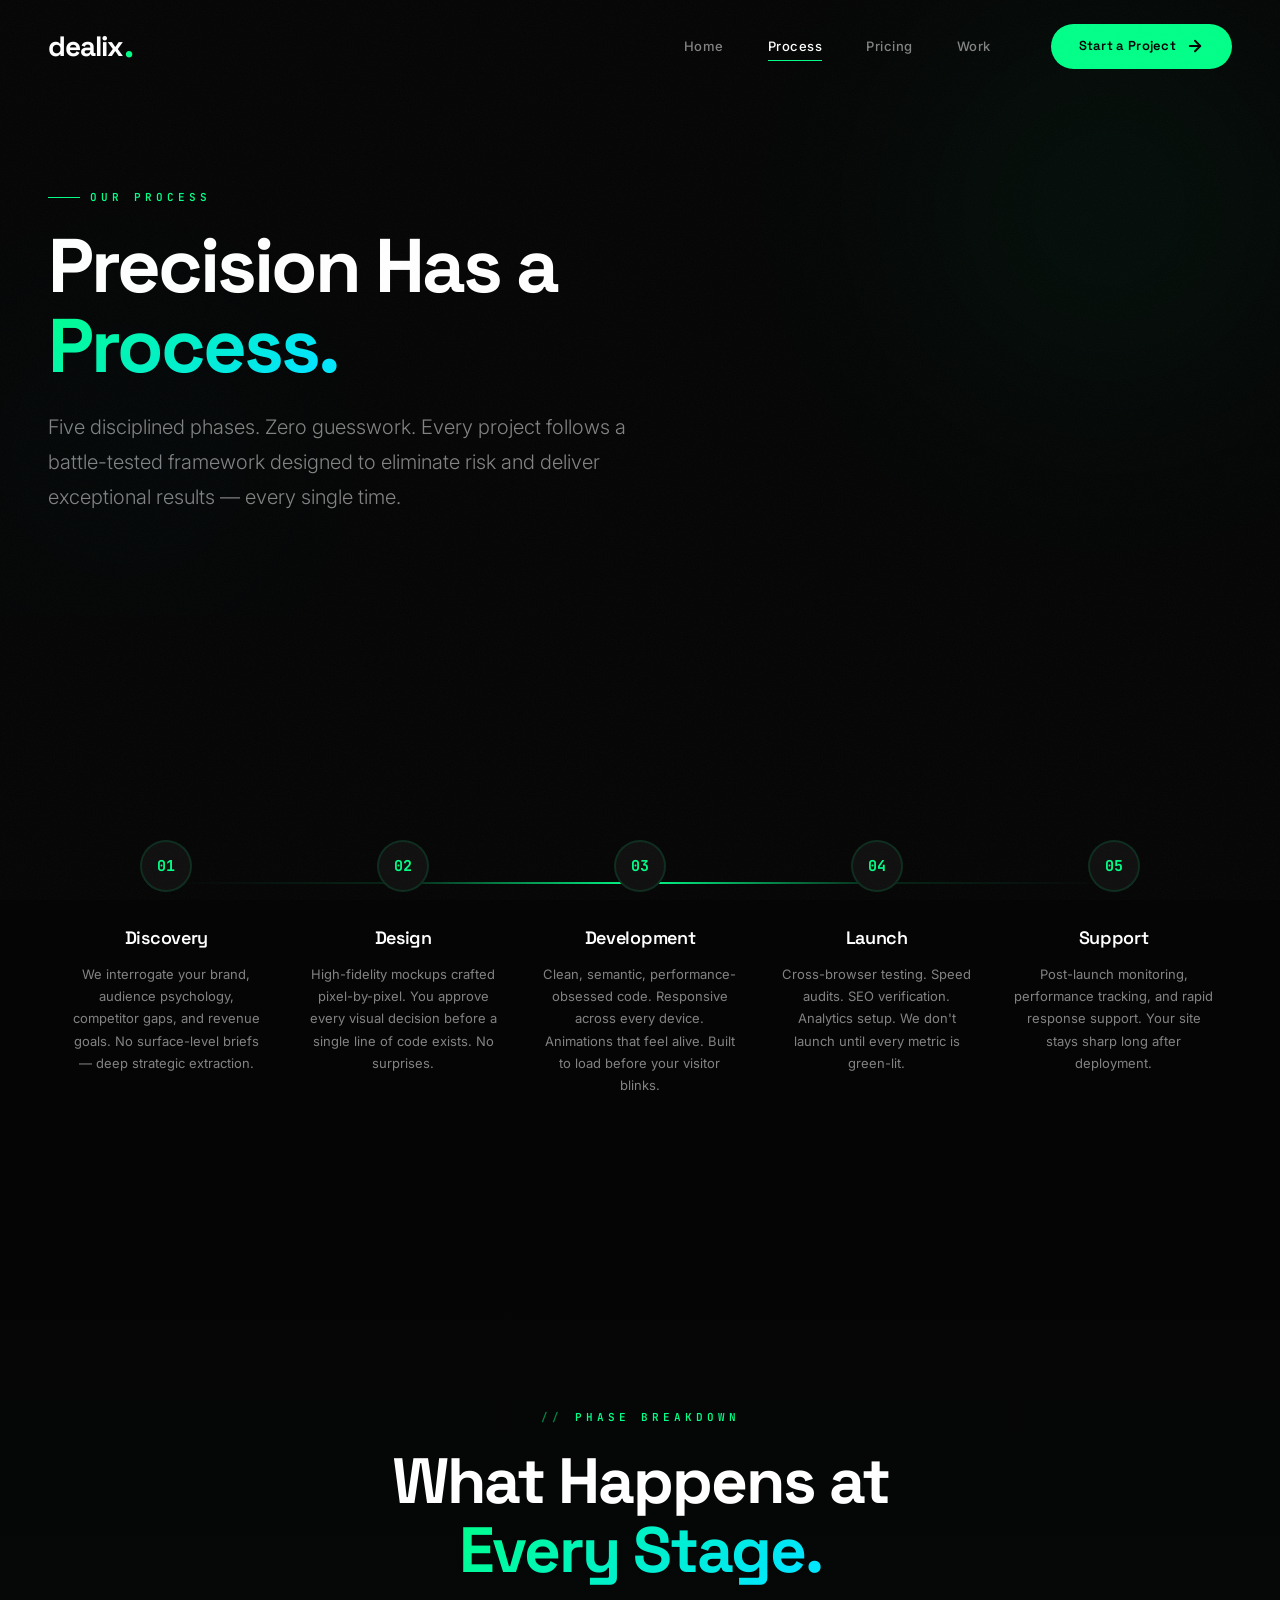
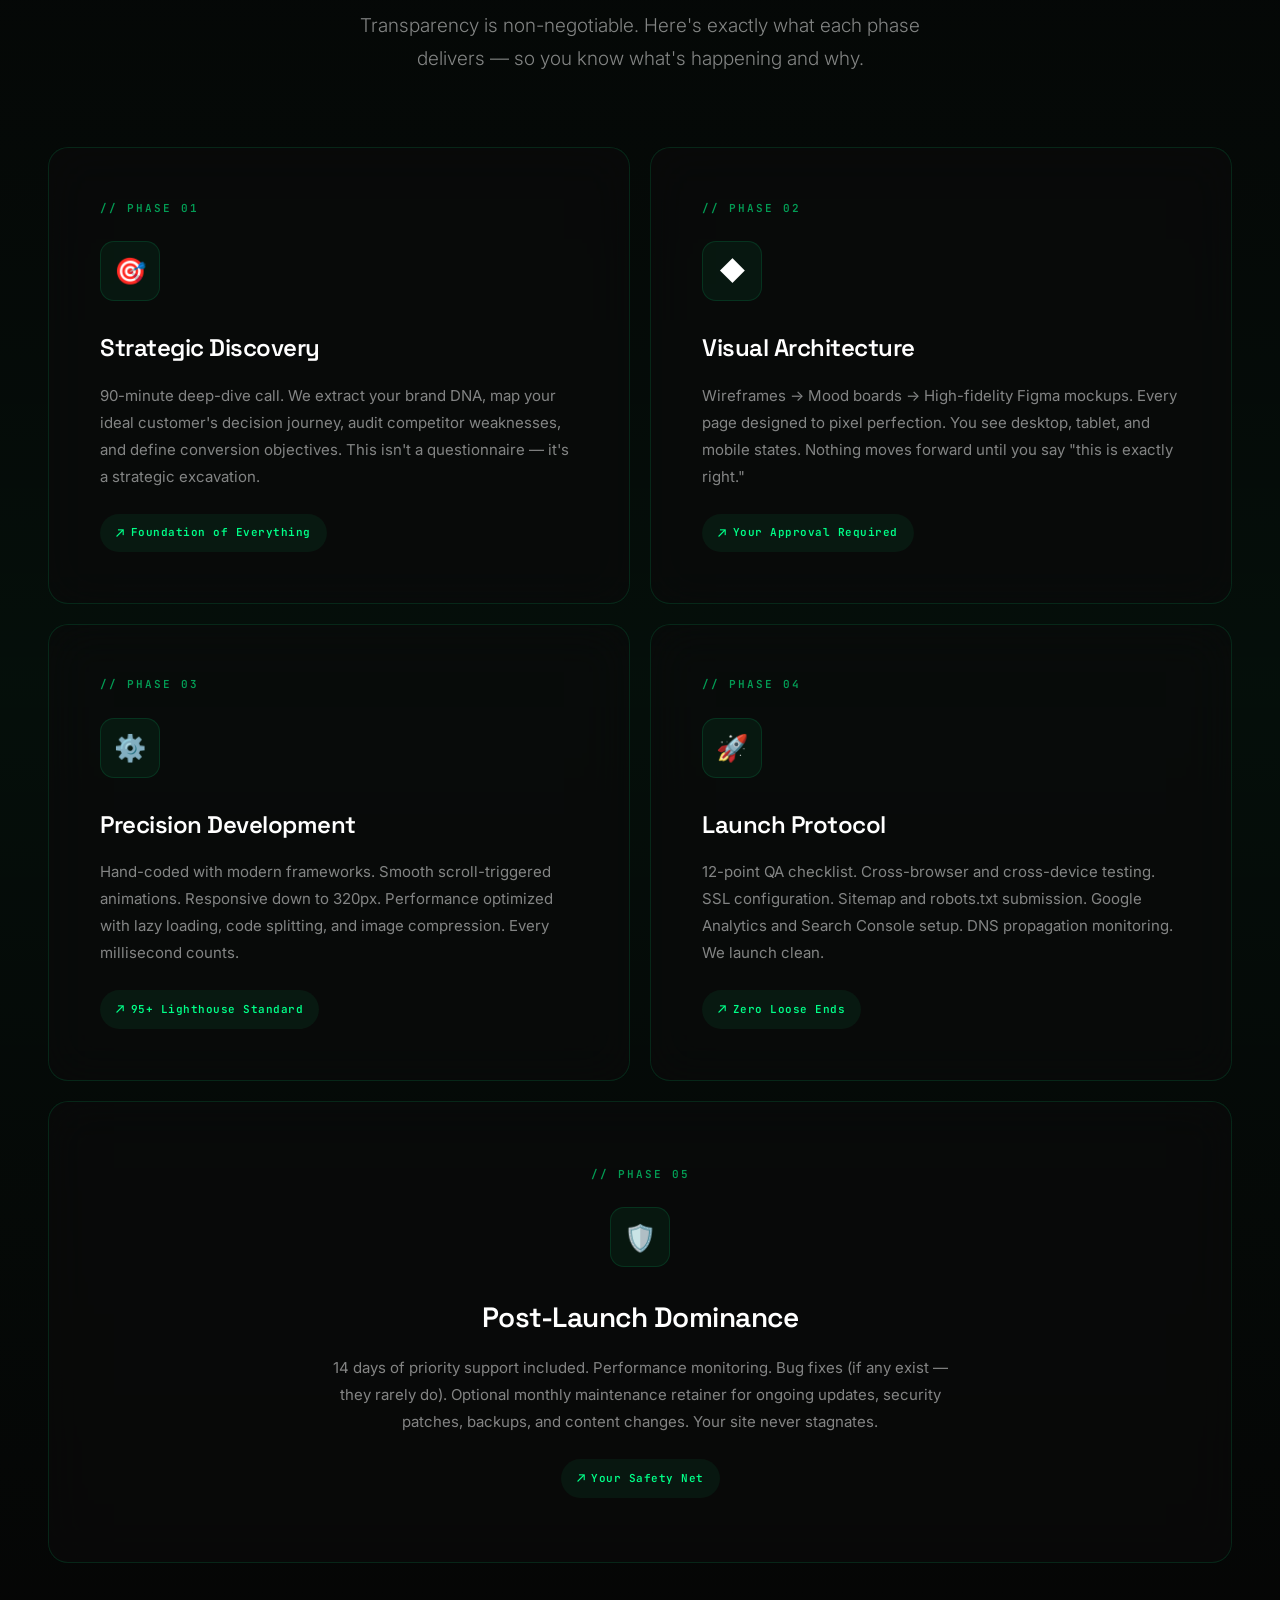
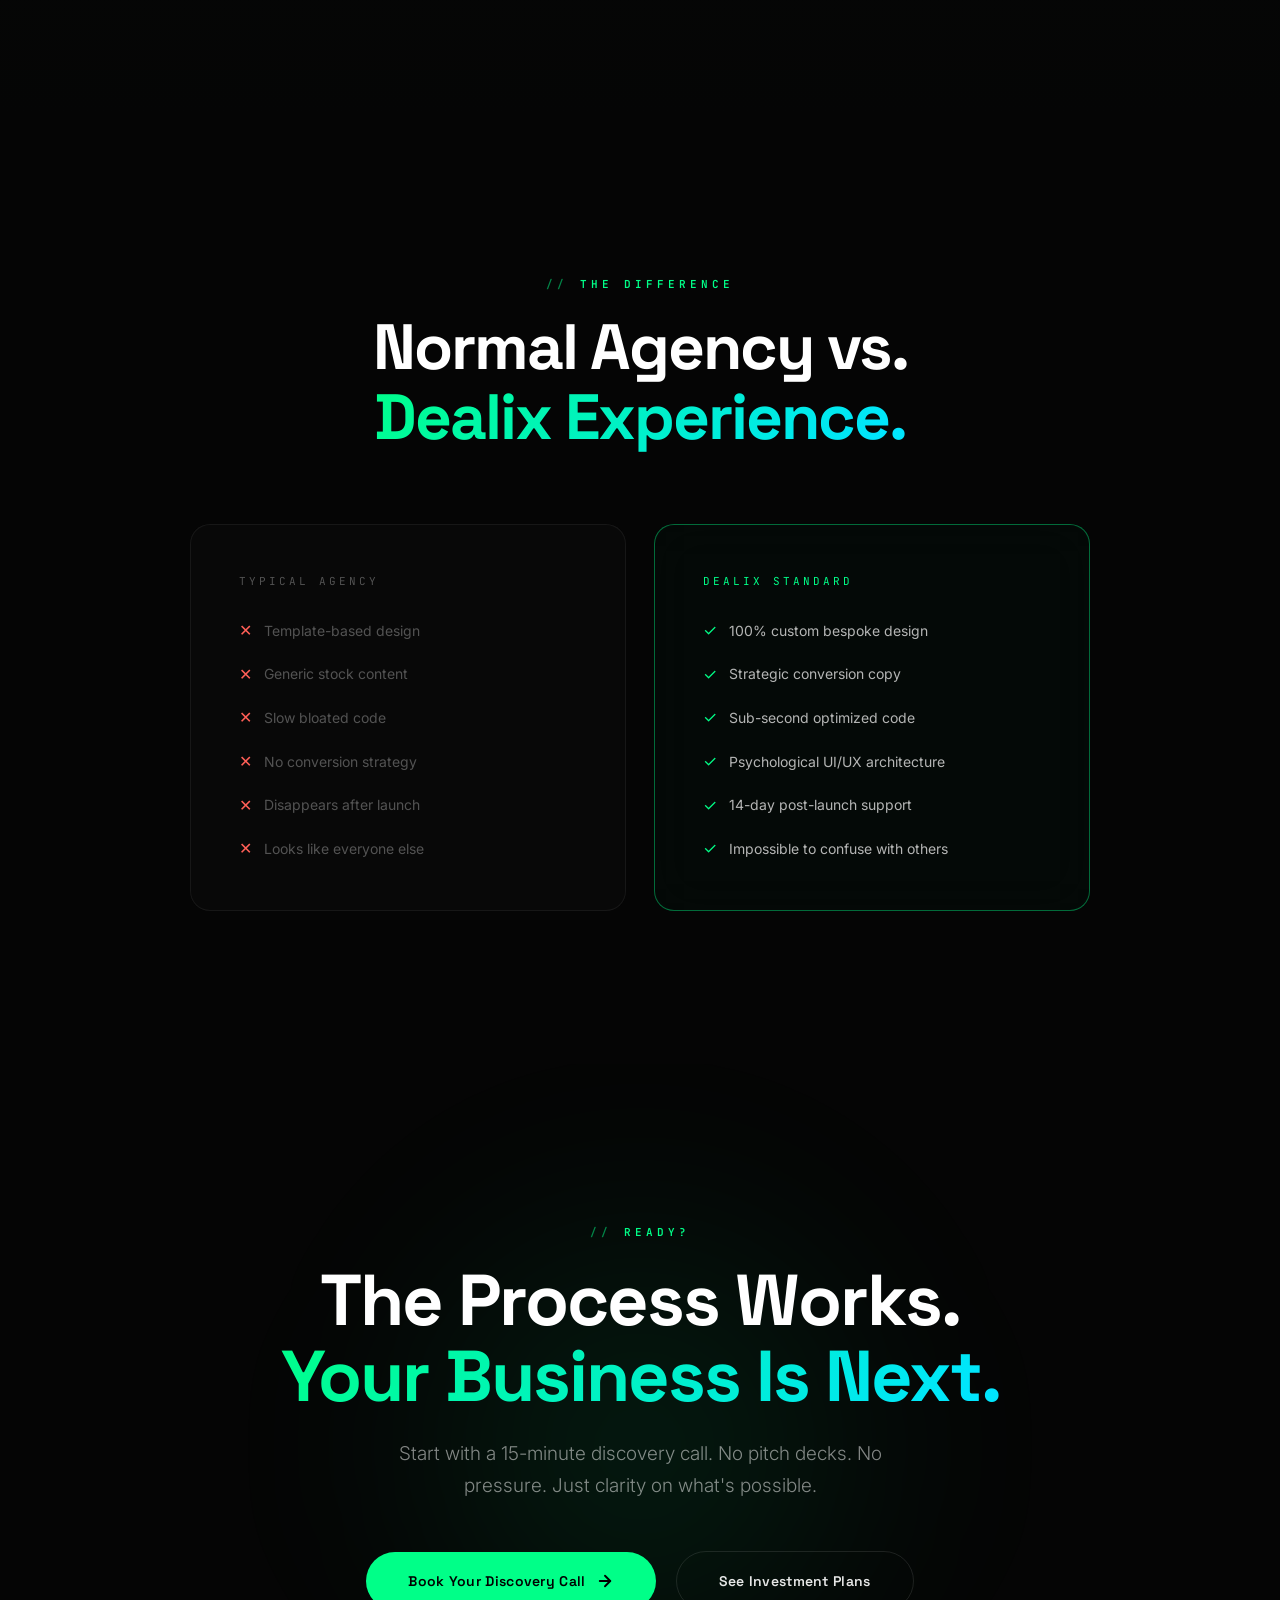
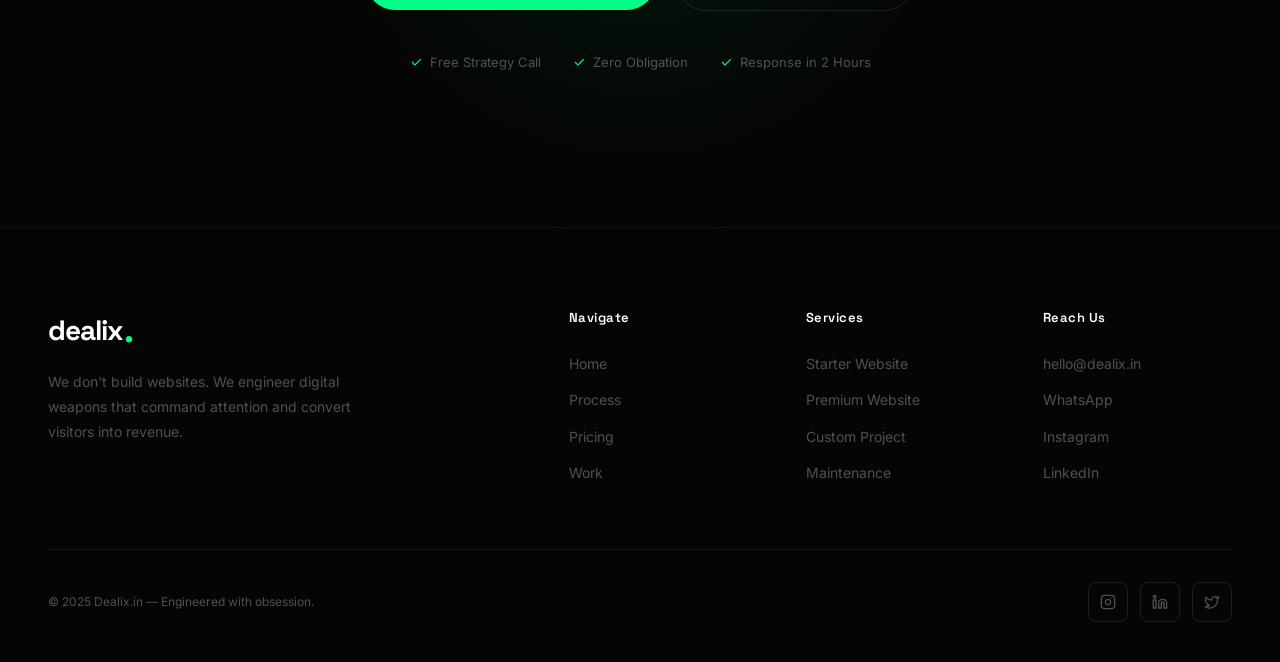
<file: process.html>
<!DOCTYPE html>
<html lang="en">
<head>
    <meta charset="UTF-8">
    <meta name="viewport" content="width=device-width, initial-scale=1.0">
    <title>Our Process — Dealix | From Vision to Digital Dominance</title>
    <meta name="description" content="A refined 5-phase process engineered to transform your vision into a revenue-generating digital experience. Discovery, Design, Development, Launch, Support.">
    <link rel="preconnect" href="https://fonts.googleapis.com">
    <link rel="preconnect" href="https://fonts.gstatic.com" crossorigin>
    <link href="https://fonts.googleapis.com/css2?family=Space+Grotesk:wght@400;500;600;700&family=Inter:wght@300;400;500;600&family=JetBrains+Mono:wght@400;500;600;700&display=swap" rel="stylesheet">
    <link rel="stylesheet" href="css/style.css">
    <style>
        .custom-cursor{width:40px;height:40px;border:1.5px solid rgba(0,255,136,.5);border-radius:50%;position:fixed;top:0;left:0;pointer-events:none;z-index:99990;opacity:0;transition:opacity .3s ease;mix-blend-mode:difference}.custom-cursor.cursor-hover{width:60px;height:60px;border-color:rgba(0,255,136,.8);background:rgba(0,255,136,.05)}.cursor-dot{width:8px;height:8px;background:#00FF88;border-radius:50%;position:fixed;top:0;left:0;pointer-events:none;z-index:99991;opacity:0;transition:opacity .3s ease}.cursor-dot.dot-hover{transform:scale(0)!important}
    </style>
</head>
<body>

    <div class="page-transition" id="pageTransition"><span class="loader-text">DEALIX</span></div>
    <div class="noise-overlay"></div>
    <div class="custom-cursor" id="customCursor"></div>
    <div class="cursor-dot" id="customCursorDot"></div>

    <div class="mobile-nav" id="mobileNav">
        <a href="index.html" class="mobile-nav-link">Home</a>
        <a href="process.html" class="mobile-nav-link">Process</a>
        <a href="pricing.html" class="mobile-nav-link">Pricing</a>
        <a href="portfolio.html" class="mobile-nav-link">Work</a>
        <a href="contact.html" class="mobile-nav-link">Contact</a>
    </div>

    <!-- NAVIGATION -->
    <nav class="nav" id="mainNav">
        <div class="container">
            <div class="nav-inner">
                <a href="index.html" class="logo">dealix<span class="logo-dot">.</span></a>
                <div class="nav-menu">
                    <a href="index.html" class="nav-link">Home</a>
                    <a href="process.html" class="nav-link active">Process</a>
                    <a href="pricing.html" class="nav-link">Pricing</a>
                    <a href="portfolio.html" class="nav-link">Work</a>
                    <div class="nav-cta-wrap">
                        <a href="contact.html" class="btn btn-prime btn-sm">Start a Project <svg class="arrow-right btn-icon" viewBox="0 0 24 24" fill="none" stroke="currentColor" stroke-width="2.5" stroke-linecap="round" stroke-linejoin="round"><line x1="5" y1="12" x2="19" y2="12"/><polyline points="12 5 19 12 12 19"/></svg></a>
                    </div>
                </div>
                <button class="hamburger" id="hamburger" aria-label="Menu">
                    <span class="hamburger-line"></span>
                    <span class="hamburger-line"></span>
                    <span class="hamburger-line"></span>
                </button>
            </div>
        </div>
    </nav>

    <!-- PAGE HERO -->
    <section class="page-hero">
        <div class="orb orb-1"></div>
        <div class="orb orb-2"></div>
        <div class="container">
            <span class="page-hero-eyebrow">Our Process</span>
            <h1 class="page-hero-title">
                Precision Has a<br>
                <span class="glow-text">Process.</span>
            </h1>
            <p class="page-hero-desc">
                Five disciplined phases. Zero guesswork. Every project follows 
                a battle-tested framework designed to eliminate risk and 
                deliver exceptional results — every single time.
            </p>
        </div>
    </section>

    <!-- PROCESS TIMELINE -->
    <section class="section">
        <div class="container">
            <div class="process-flow reveal">
                <div class="process-card">
                    <div class="process-node">01</div>
                    <div>
                        <h4 class="process-name">Discovery</h4>
                        <p class="process-detail">
                            We interrogate your brand, audience psychology, competitor 
                            gaps, and revenue goals. No surface-level briefs — deep 
                            strategic extraction.
                        </p>
                    </div>
                </div>

                <div class="process-card">
                    <div class="process-node">02</div>
                    <div>
                        <h4 class="process-name">Design</h4>
                        <p class="process-detail">
                            High-fidelity mockups crafted pixel-by-pixel. You approve 
                            every visual decision before a single line of code exists. 
                            No surprises.
                        </p>
                    </div>
                </div>

                <div class="process-card">
                    <div class="process-node">03</div>
                    <div>
                        <h4 class="process-name">Development</h4>
                        <p class="process-detail">
                            Clean, semantic, performance-obsessed code. Responsive across 
                            every device. Animations that feel alive. Built to load 
                            before your visitor blinks.
                        </p>
                    </div>
                </div>

                <div class="process-card">
                    <div class="process-node">04</div>
                    <div>
                        <h4 class="process-name">Launch</h4>
                        <p class="process-detail">
                            Cross-browser testing. Speed audits. SEO verification. 
                            Analytics setup. We don't launch until every metric is 
                            green-lit.
                        </p>
                    </div>
                </div>

                <div class="process-card">
                    <div class="process-node">05</div>
                    <div>
                        <h4 class="process-name">Support</h4>
                        <p class="process-detail">
                            Post-launch monitoring, performance tracking, and rapid 
                            response support. Your site stays sharp long after 
                            deployment.
                        </p>
                    </div>
                </div>
            </div>
        </div>
    </section>

    <!-- DETAILED BREAKDOWN -->
    <section class="section usp-bg">
        <div class="container">
            <div class="section-center reveal">
                <span class="section-eyebrow">Phase Breakdown</span>
                <h2 class="section-heading">
                                        What Happens at<br>
                    <span class="glow-text">Every Stage.</span>
                </h2>
                <p class="section-desc">
                    Transparency is non-negotiable. Here's exactly what each 
                    phase delivers — so you know what's happening and why.
                </p>
            </div>

            <div class="services-layout" style="margin-top: 72px;">
                <div class="glass service-card reveal reveal-d1">
                    <div class="service-number">// PHASE 01</div>
                    <div class="service-icon-wrap">🎯</div>
                    <h3 class="service-name">Strategic Discovery</h3>
                    <p class="service-text">
                        90-minute deep-dive call. We extract your brand DNA, map your 
                        ideal customer's decision journey, audit competitor weaknesses, 
                        and define conversion objectives. This isn't a questionnaire — 
                        it's a strategic excavation.
                    </p>
                    <span class="service-metric">Foundation of Everything</span>
                </div>

                <div class="glass service-card reveal reveal-d2">
                    <div class="service-number">// PHASE 02</div>
                    <div class="service-icon-wrap">◆</div>
                    <h3 class="service-name">Visual Architecture</h3>
                    <p class="service-text">
                        Wireframes → Mood boards → High-fidelity Figma mockups. 
                        Every page designed to pixel perfection. You see desktop, 
                        tablet, and mobile states. Nothing moves forward until 
                        you say "this is exactly right."
                    </p>
                    <span class="service-metric">Your Approval Required</span>
                </div>

                <div class="glass service-card reveal reveal-d3">
                    <div class="service-number">// PHASE 03</div>
                    <div class="service-icon-wrap">⚙️</div>
                    <h3 class="service-name">Precision Development</h3>
                    <p class="service-text">
                        Hand-coded with modern frameworks. Smooth scroll-triggered 
                        animations. Responsive down to 320px. Performance optimized 
                        with lazy loading, code splitting, and image compression. 
                        Every millisecond counts.
                    </p>
                    <span class="service-metric">95+ Lighthouse Standard</span>
                </div>

                <div class="glass service-card reveal reveal-d4">
                    <div class="service-number">// PHASE 04</div>
                    <div class="service-icon-wrap">🚀</div>
                    <h3 class="service-name">Launch Protocol</h3>
                    <p class="service-text">
                        12-point QA checklist. Cross-browser and cross-device testing. 
                        SSL configuration. Sitemap and robots.txt submission. Google 
                        Analytics and Search Console setup. DNS propagation monitoring. 
                        We launch clean.
                    </p>
                    <span class="service-metric">Zero Loose Ends</span>
                </div>
            </div>

            <!-- Support Card Full Width -->
            <div class="glass reveal" style="padding: clamp(40px, 5vw, 64px); margin-top: 20px; text-align: center;">
                <div class="service-number" style="text-align: center;">// PHASE 05</div>
                <div class="service-icon-wrap" style="margin: 0 auto 28px;">🛡️</div>
                <h3 class="service-name" style="font-size: 28px;">Post-Launch Dominance</h3>
                <p class="service-text" style="max-width: 640px; margin: 0 auto;">
                    14 days of priority support included. Performance monitoring. 
                    Bug fixes (if any exist — they rarely do). Optional monthly 
                    maintenance retainer for ongoing updates, security patches, 
                    backups, and content changes. Your site never stagnates.
                </p>
                <span class="service-metric" style="margin-top: 24px;">Your Safety Net</span>
            </div>
        </div>
    </section>

    <!-- WHAT YOU GET COMPARISON -->
    <section class="section">
        <div class="container">
            <div class="section-center reveal">
                <span class="section-eyebrow">The Difference</span>
                <h2 class="section-heading">
                    Normal Agency vs.<br>
                    <span class="glow-text">Dealix Experience.</span>
                </h2>
            </div>

            <div style="display: grid; grid-template-columns: 1fr 1fr; gap: 28px; margin-top: 72px; max-width: 900px; margin-left: auto; margin-right: auto;">
                <!-- Normal Agency -->
                <div class="glass reveal reveal-d1" style="padding: clamp(32px, 4vw, 48px); border-color: rgba(255, 255, 255, 0.06);">
                    <div style="font-family: var(--font-mono); font-size: 11px; letter-spacing: 3px; text-transform: uppercase; color: var(--white-30); margin-bottom: 28px;">TYPICAL AGENCY</div>
                    <div style="display: flex; flex-direction: column; gap: 18px;">
                        <div style="display: flex; align-items: center; gap: 12px; font-size: 14px; color: var(--white-30);">
                            <span style="color: #FF5F57; font-size: 16px;">✕</span>
                            Template-based design
                        </div>
                        <div style="display: flex; align-items: center; gap: 12px; font-size: 14px; color: var(--white-30);">
                            <span style="color: #FF5F57; font-size: 16px;">✕</span>
                            Generic stock content
                        </div>
                        <div style="display: flex; align-items: center; gap: 12px; font-size: 14px; color: var(--white-30);">
                            <span style="color: #FF5F57; font-size: 16px;">✕</span>
                            Slow bloated code
                        </div>
                        <div style="display: flex; align-items: center; gap: 12px; font-size: 14px; color: var(--white-30);">
                            <span style="color: #FF5F57; font-size: 16px;">✕</span>
                            No conversion strategy
                        </div>
                        <div style="display: flex; align-items: center; gap: 12px; font-size: 14px; color: var(--white-30);">
                            <span style="color: #FF5F57; font-size: 16px;">✕</span>
                            Disappears after launch
                        </div>
                        <div style="display: flex; align-items: center; gap: 12px; font-size: 14px; color: var(--white-30);">
                            <span style="color: #FF5F57; font-size: 16px;">✕</span>
                            Looks like everyone else
                        </div>
                    </div>
                </div>

                <!-- Dealix -->
                <div class="glass reveal reveal-d2" style="padding: clamp(32px, 4vw, 48px); border-color: var(--neon-border-hover); background: rgba(0, 255, 136, 0.02);">
                    <div style="font-family: var(--font-mono); font-size: 11px; letter-spacing: 3px; text-transform: uppercase; color: var(--neon); margin-bottom: 28px;">DEALIX STANDARD</div>
                    <div style="display: flex; flex-direction: column; gap: 18px;">
                        <div style="display: flex; align-items: center; gap: 12px; font-size: 14px; color: var(--white-70);">
                            <span style="color: var(--neon); font-size: 16px;">✓</span>
                            100% custom bespoke design
                        </div>
                        <div style="display: flex; align-items: center; gap: 12px; font-size: 14px; color: var(--white-70);">
                            <span style="color: var(--neon); font-size: 16px;">✓</span>
                            Strategic conversion copy
                        </div>
                        <div style="display: flex; align-items: center; gap: 12px; font-size: 14px; color: var(--white-70);">
                            <span style="color: var(--neon); font-size: 16px;">✓</span>
                            Sub-second optimized code
                        </div>
                        <div style="display: flex; align-items: center; gap: 12px; font-size: 14px; color: var(--white-70);">
                            <span style="color: var(--neon); font-size: 16px;">✓</span>
                            Psychological UI/UX architecture
                        </div>
                        <div style="display: flex; align-items: center; gap: 12px; font-size: 14px; color: var(--white-70);">
                            <span style="color: var(--neon); font-size: 16px;">✓</span>
                            14-day post-launch support
                        </div>
                        <div style="display: flex; align-items: center; gap: 12px; font-size: 14px; color: var(--white-70);">
                            <span style="color: var(--neon); font-size: 16px;">✓</span>
                            Impossible to confuse with others
                        </div>
                    </div>
                </div>
            </div>
        </div>
    </section>

    <!-- CTA -->
    <section class="section final-cta">
        <div class="cta-orb"></div>
        <div class="container">
            <div class="cta-inner reveal">
                <span class="section-eyebrow">Ready?</span>
                <h2 class="cta-h2">
                    The Process Works.<br>
                    <span class="glow-text">Your Business Is Next.</span>
                </h2>
                <p class="cta-desc">
                    Start with a 15-minute discovery call. No pitch decks. 
                    No pressure. Just clarity on what's possible.
                </p>
                <div class="cta-btns">
                    <a href="contact.html" class="btn btn-prime">
                        Book Your Discovery Call
                        <svg class="arrow-right btn-icon" viewBox="0 0 24 24" fill="none" stroke="currentColor" stroke-width="2.5" stroke-linecap="round" stroke-linejoin="round"><line x1="5" y1="12" x2="19" y2="12"/><polyline points="12 5 19 12 12 19"/></svg>
                    </a>
                    <a href="pricing.html" class="btn btn-ghost">See Investment Plans</a>
                </div>
                <div class="trust-signals">
                    <span class="trust-item"><span class="trust-check">✓</span> Free Strategy Call</span>
                    <span class="trust-item"><span class="trust-check">✓</span> Zero Obligation</span>
                    <span class="trust-item"><span class="trust-check">✓</span> Response in 2 Hours</span>
                </div>
            </div>
        </div>
    </section>

    <!-- FOOTER -->
    <footer class="footer">
        <div class="container">
            <div class="footer-grid">
                <div class="footer-about">
                    <a href="index.html" class="logo">dealix<span class="logo-dot">.</span></a>
                    <p>We don't build websites. We engineer digital weapons that command attention and convert visitors into revenue.</p>
                </div>
                <div>
                    <h4 class="footer-col-title">Navigate</h4>
                    <div class="footer-links">
                        <a href="index.html" class="footer-link">Home</a>
                        <a href="process.html" class="footer-link">Process</a>
                        <a href="pricing.html" class="footer-link">Pricing</a>
                        <a href="portfolio.html" class="footer-link">Work</a>
                    </div>
                </div>
                <div>
                    <h4 class="footer-col-title">Services</h4>
                    <div class="footer-links">
                        <a href="pricing.html" class="footer-link">Starter Website</a>
                        <a href="pricing.html" class="footer-link">Premium Website</a>
                        <a href="contact.html" class="footer-link">Custom Project</a>
                        <a href="contact.html" class="footer-link">Maintenance</a>
                    </div>
                </div>
                <div>
                    <h4 class="footer-col-title">Reach Us</h4>
                    <div class="footer-links">
                        <a href="mailto:hello@dealix.in" class="footer-link">hello@dealix.in</a>
                        <a href="https://wa.me/91XXXXXXXXXX" target="_blank" class="footer-link">WhatsApp</a>
                        <a href="https://instagram.com/dealix.in" target="_blank" class="footer-link">Instagram</a>
                        <a href="https://linkedin.com/company/dealix" target="_blank" class="footer-link">LinkedIn</a>
                    </div>
                </div>
            </div>
            <div class="footer-bar">
                <p>© 2025 Dealix.in — Engineered with obsession.</p>
                <div class="footer-socials">
                    <a href="https://instagram.com/dealix.in" target="_blank" class="social-icon" aria-label="Instagram"><svg viewBox="0 0 24 24" fill="none" stroke="currentColor" stroke-width="2" stroke-linecap="round" stroke-linejoin="round"><rect x="2" y="2" width="20" height="20" rx="5" ry="5"/><path d="M16 11.37A4 4 0 1 1 12.63 8 4 4 0 0 1 16 11.37z"/><line x1="17.5" y1="6.5" x2="17.51" y2="6.5"/></svg></a>
                    <a href="https://linkedin.com/company/dealix" target="_blank" class="social-icon" aria-label="LinkedIn"><svg viewBox="0 0 24 24" fill="none" stroke="currentColor" stroke-width="2" stroke-linecap="round" stroke-linejoin="round"><path d="M16 8a6 6 0 0 1 6 6v7h-4v-7a2 2 0 0 0-2-2 2 2 0 0 0-2 2v7h-4v-7a6 6 0 0 1 6-6z"/><rect x="2" y="9" width="4" height="12"/><circle cx="4" cy="4" r="2"/></svg></a>
                    <a href="https://twitter.com/dealix_in" target="_blank" class="social-icon" aria-label="Twitter"><svg viewBox="0 0 24 24" fill="none" stroke="currentColor" stroke-width="2" stroke-linecap="round" stroke-linejoin="round"><path d="M22 4s-.7 2.1-2 3.4c1.6 10-9.4 17.3-18 11.6 2.2.1 4.4-.6 6-2C3 15.5.5 9.6 3 5c2.2 2.6 5.6 4.1 9 4-.9-4.2 4-6.6 7-3.8 1.1 0 3-1.2 3-1.2z"/></svg></a>
                </div>
            </div>
        </div>
    </footer>

    <script src="js/main.js"></script>
</body>
</html>
</file>
<file: css/style.css>
/* ═══════════════════════════════════════════════════════════
   DEALIX.IN — DESIGN SYSTEM
   Ultra-Premium | Futuristic | Conversion-Engineered
   ═══════════════════════════════════════════════════════════ */

/* ─── RESET ─── */
*, *::before, *::after {
    margin: 0;
    padding: 0;
    box-sizing: border-box;
}

/* ─── CSS VARIABLES ─── */
:root {
    /* Greens */
    --neon: #00FF88;
    --neon-bright: #33FFAA;
    --neon-dim: #00CC6A;
    --neon-glow: rgba(0, 255, 136, 0.45);
    --neon-subtle: rgba(0, 255, 136, 0.06);
    --neon-border: rgba(0, 255, 136, 0.12);
    --neon-border-hover: rgba(0, 255, 136, 0.4);
    
    /* Cyans (accent) */
    --cyan: #00E5FF;
    --cyan-glow: rgba(0, 229, 255, 0.3);
    
    /* Surfaces */
    --void: #050505;
    --surface-1: #0A0A0A;
    --surface-2: #0F0F0F;
    --surface-3: #141414;
    --surface-4: #1A1A1A;
    --surface-glass: rgba(10, 10, 10, 0.7);
    
    /* Text */
    --white: #FFFFFF;
    --white-90: rgba(255, 255, 255, 0.9);
    --white-70: rgba(255, 255, 255, 0.7);
    --white-50: rgba(255, 255, 255, 0.5);
    --white-30: rgba(255, 255, 255, 0.3);
    --white-10: rgba(255, 255, 255, 0.1);
    --white-05: rgba(255, 255, 255, 0.05);
    
    /* Typography */
    --font-display: 'Space Grotesk', sans-serif;
    --font-body: 'Inter', sans-serif;
    --font-mono: 'JetBrains Mono', monospace;
    
    /* Spacing */
    --section-pad: clamp(80px, 12vw, 160px);
    --container-max: 1320px;
    
    /* Radius */
    --radius-sm: 8px;
    --radius-md: 14px;
    --radius-lg: 20px;
    --radius-xl: 28px;
    --radius-full: 100px;
    
    /* Transitions */
    --ease-out: cubic-bezier(0.16, 1, 0.3, 1);
    --ease-spring: cubic-bezier(0.34, 1.56, 0.64, 1);
    --duration-fast: 0.2s;
    --duration-normal: 0.4s;
    --duration-slow: 0.8s;
}

html {
    scroll-behavior: smooth;
    overflow-x: hidden;
    font-size: 16px;
}

body {
    font-family: var(--font-body);
    background: var(--void);
    color: var(--white);
    line-height: 1.6;
    overflow-x: hidden;
    -webkit-font-smoothing: antialiased;
    -moz-osx-font-smoothing: grayscale;
}

::selection {
    background: rgba(0, 255, 136, 0.25);
    color: var(--white);
}

a {
    text-decoration: none;
    color: inherit;
}

img {
    max-width: 100%;
    display: block;
}

ul, ol {
    list-style: none;
}

/* ─── SCROLLBAR ─── */
::-webkit-scrollbar {
    width: 6px;
}

::-webkit-scrollbar-track {
    background: var(--void);
}

::-webkit-scrollbar-thumb {
    background: rgba(0, 255, 136, 0.15);
    border-radius: 3px;
}

::-webkit-scrollbar-thumb:hover {
    background: rgba(0, 255, 136, 0.35);
}

/* ═══════════════════════════════════════════════════════════
   LAYOUT
   ═══════════════════════════════════════════════════════════ */

.container {
    max-width: var(--container-max);
    margin: 0 auto;
    padding: 0 clamp(20px, 4vw, 48px);
}

.section {
    padding: var(--section-pad) 0;
    position: relative;
}

/* ─── SECTION HEADERS ─── */
.section-eyebrow {
    font-family: var(--font-mono);
    font-size: 11px;
    font-weight: 600;
    letter-spacing: 4px;
    text-transform: uppercase;
    color: var(--neon);
    margin-bottom: 20px;
    display: inline-flex;
    align-items: center;
    gap: 12px;
}

.section-eyebrow::before {
    content: '//';
    opacity: 0.5;
}

.section-heading {
    font-family: var(--font-display);
    font-size: clamp(36px, 5.5vw, 64px);
    font-weight: 700;
    line-height: 1.08;
    letter-spacing: -2px;
    margin-bottom: 24px;
}

.section-desc {
    font-size: clamp(16px, 1.8vw, 19px);
    color: var(--white-50);
    max-width: 560px;
    line-height: 1.75;
    font-weight: 300;
}

.section-center {
    text-align: center;
}

.section-center .section-desc {
    margin-left: auto;
    margin-right: auto;
}

/* ─── GRADIENT TEXT ─── */
.glow-text {
    background: linear-gradient(135deg, var(--neon), var(--cyan), var(--neon));
    background-size: 200% auto;
    -webkit-background-clip: text;
    -webkit-text-fill-color: transparent;
    background-clip: text;
    animation: textGlow 5s ease infinite;
}

@keyframes textGlow {
    0%, 100% { background-position: 0% center; }
    50% { background-position: 100% center; }
}

.neon-text {
    color: var(--neon);
    text-shadow: 0 0 30px var(--neon-glow);
}

/* ═══════════════════════════════════════════════════════════
   GLASS CARD SYSTEM
   ═══════════════════════════════════════════════════════════ */

.glass {
    background: var(--surface-glass);
    backdrop-filter: blur(24px) saturate(1.2);
    -webkit-backdrop-filter: blur(24px) saturate(1.2);
    border: 1px solid var(--neon-border);
    border-radius: var(--radius-lg);
    transition: all var(--duration-normal) var(--ease-out);
    position: relative;
    overflow: hidden;
}

.glass::before {
    content: '';
    position: absolute;
    top: 0;
    left: -100%;
    right: -100%;
    height: 1px;
    background: linear-gradient(90deg, transparent, var(--neon), transparent);
    opacity: 0;
    transition: opacity var(--duration-normal) ease;
}

.glass:hover {
    border-color: var(--neon-border-hover);
    transform: translateY(-6px);
    box-shadow:
        0 30px 80px rgba(0, 0, 0, 0.4),
        0 0 60px rgba(0, 255, 136, 0.06);
}

.glass:hover::before {
    opacity: 1;
}

/* Glow ring on hover */
.glass::after {
    content: '';
    position: absolute;
    inset: -1px;
    border-radius: inherit;
    background: linear-gradient(135deg, rgba(0, 255, 136, 0.1), transparent, rgba(0, 229, 255, 0.05));
    opacity: 0;
    transition: opacity var(--duration-normal) ease;
    z-index: -1;
}

.glass:hover::after {
    opacity: 1;
}

/* ═══════════════════════════════════════════════════════════
   BUTTONS
   ═══════════════════════════════════════════════════════════ */

.btn {
    display: inline-flex;
    align-items: center;
    justify-content: center;
    gap: 10px;
    font-family: var(--font-display);
    font-weight: 600;
    font-size: 14px;
    letter-spacing: 0.3px;
    border: none;
    border-radius: var(--radius-full);
    cursor: pointer;
    transition: all 0.35s var(--ease-out);
    position: relative;
    overflow: hidden;
    white-space: nowrap;
}

.btn-icon {
    transition: transform 0.3s var(--ease-spring);
}

.btn:hover .btn-icon {
    transform: translateX(4px);
}

/* Primary */
.btn-prime {
    padding: 18px 42px;
    background: var(--neon);
    color: #000;
}

.btn-prime::before {
    content: '';
    position: absolute;
    inset: 0;
    background: linear-gradient(135deg, transparent, rgba(255,255,255,0.25), transparent);
    transform: translateX(-100%);
    transition: transform 0.7s ease;
}

.btn-prime:hover {
    transform: translateY(-3px);
    box-shadow:
        0 16px 48px rgba(0, 255, 136, 0.35),
        0 0 0 1px rgba(0, 255, 136, 0.5);
}

.btn-prime:hover::before {
    transform: translateX(100%);
}

/* Ghost */
.btn-ghost {
    padding: 18px 42px;
    background: transparent;
    color: var(--white-90);
    border: 1px solid var(--white-10);
}

.btn-ghost:hover {
    border-color: var(--neon);
    color: var(--neon);
    background: var(--neon-subtle);
    transform: translateY(-3px);
    box-shadow: 0 8px 32px rgba(0, 255, 136, 0.1);
}

/* Small */
.btn-sm {
    padding: 12px 28px;
    font-size: 13px;
}

/* Full Width */
.btn-full {
    width: 100%;
}

/* Arrow SVG */
.arrow-right {
    width: 18px;
    height: 18px;
}

/* ═══════════════════════════════════════════════════════════
   NAVIGATION
   ═══════════════════════════════════════════════════════════ */

.nav {
    position: fixed;
    top: 0;
    left: 0;
    right: 0;
    z-index: 1000;
    padding: 24px 0;
    transition: all 0.5s var(--ease-out);
}

.nav.pinned {
    padding: 14px 0;
    background: rgba(5, 5, 5, 0.9);
    backdrop-filter: blur(30px);
    -webkit-backdrop-filter: blur(30px);
    border-bottom: 1px solid var(--white-05);
}

.nav-inner {
    display: flex;
    align-items: center;
    justify-content: space-between;
}

/* Logo */
.logo {
    font-family: var(--font-display);
    font-size: 28px;
    font-weight: 700;
    letter-spacing: -1px;
    display: flex;
    align-items: center;
    transition: opacity 0.3s ease;
}

.logo:hover {
    opacity: 0.8;
}

.logo-dot {
    color: var(--neon);
    font-size: 34px;
    line-height: 1;
    margin-left: 1px;
}

/* Nav Links */
.nav-menu {
    display: flex;
    align-items: center;
    gap: 44px;
}

.nav-link {
    font-size: 13px;
    font-weight: 500;
    color: var(--white-50);
    letter-spacing: 0.5px;
    transition: color 0.3s ease;
    position: relative;
    padding: 4px 0;
}

.nav-link::after {
    content: '';
    position: absolute;
    bottom: 0;
    left: 0;
    width: 0;
    height: 1px;
    background: var(--neon);
    transition: width 0.4s var(--ease-out);
}

.nav-link:hover,
.nav-link.active {
    color: var(--white);
}

.nav-link:hover::after,
.nav-link.active::after {
    width: 100%;
}

.nav-cta-wrap {
    margin-left: 16px;
}

/* Mobile Toggle */
.hamburger {
    display: none;
    flex-direction: column;
    gap: 6px;
    cursor: pointer;
    background: none;
    border: none;
    padding: 8px;
    z-index: 1002;
}

.hamburger-line {
    width: 28px;
    height: 2px;
    background: var(--white);
    border-radius: 2px;
    transition: all 0.4s var(--ease-out);
    transform-origin: center;
}

.hamburger.open .hamburger-line:nth-child(1) {
    transform: rotate(45deg) translate(5.5px, 5.5px);
}

.hamburger.open .hamburger-line:nth-child(2) {
    opacity: 0;
    transform: scaleX(0);
}

.hamburger.open .hamburger-line:nth-child(3) {
    transform: rotate(-45deg) translate(5.5px, -5.5px);
}

/* Mobile Overlay */
.mobile-nav {
    position: fixed;
    inset: 0;
    background: rgba(5, 5, 5, 0.98);
    backdrop-filter: blur(40px);
    z-index: 1001;
    display: flex;
    flex-direction: column;
    align-items: center;
    justify-content: center;
    gap: 36px;
    opacity: 0;
    pointer-events: none;
    transition: opacity 0.5s var(--ease-out);
}

.mobile-nav.open {
    opacity: 1;
    pointer-events: all;
}

.mobile-nav-link {
    font-family: var(--font-display);
    font-size: 36px;
    font-weight: 700;
    color: var(--white-30);
    transition: all 0.3s ease;
    letter-spacing: -1px;
}

.mobile-nav-link:hover {
    color: var(--neon);
    transform: translateX(8px);
}

/* ═══════════════════════════════════════════════════════════
   HERO SECTION
   ═══════════════════════════════════════════════════════════ */

.hero {
    min-height: 100vh;
    display: flex;
    align-items: center;
    position: relative;
    overflow: hidden;
    padding: 120px 0 80px;
}

/* Grid Background */
.hero-grid-bg {
    position: absolute;
    inset: 0;
    background-image:
        linear-gradient(rgba(0, 255, 136, 0.025) 1px, transparent 1px),
        linear-gradient(90deg, rgba(0, 255, 136, 0.025) 1px, transparent 1px);
    background-size: 80px 80px;
    mask-image: radial-gradient(ellipse 70% 60% at 50% 50%, black 20%, transparent 70%);
    -webkit-mask-image: radial-gradient(ellipse 70% 60% at 50% 50%, black 20%, transparent 70%);
}

/* Noise Texture Overlay */
.noise-overlay {
    position: fixed;
    inset: 0;
    z-index: 9998;
    pointer-events: none;
    opacity: 0.035;
    background-image: url("data:image/svg+xml,%3Csvg viewBox='0 0 256 256' xmlns='http://www.w3.org/2000/svg'%3E%3Cfilter id='n'%3E%3CfeTurbulence type='fractalNoise' baseFrequency='0.9' numOctaves='4' stitchTiles='stitch'/%3E%3C/filter%3E%3Crect width='100%25' height='100%25' filter='url(%23n)'/%3E%3C/svg%3E");
    background-repeat: repeat;
    background-size: 256px;
}

/* Orbs */
.orb {
    position: absolute;
    border-radius: 50%;
    filter: blur(100px);
    pointer-events: none;
}

.orb-1 {
    width: 600px;
    height: 600px;
    background: radial-gradient(circle, rgba(0, 255, 136, 0.12), transparent 70%);
    top: -15%;
    right: -10%;
    animation: orbDrift 12s ease-in-out infinite;
}

.orb-2 {
    width: 450px;
    height: 450px;
    background: radial-gradient(circle, rgba(0, 229, 255, 0.06), transparent 70%);
    bottom: -10%;
    left: -8%;
    animation: orbDrift 10s ease-in-out infinite reverse;
}

.orb-3 {
    width: 350px;
    height: 350px;
    background: radial-gradient(circle, rgba(0, 255, 136, 0.08), transparent 70%);
    top: 40%;
    left: 40%;
    animation: orbDrift 14s ease-in-out infinite;
    animation-delay: -4s;
}

@keyframes orbDrift {
    0%, 100% { transform: translate(0, 0) scale(1); }
    25% { transform: translate(40px, -30px) scale(1.08); }
    50% { transform: translate(-20px, 40px) scale(0.95); }
    75% { transform: translate(30px, 20px) scale(1.03); }
}

/* Particles */
.particles-container {
    position: absolute;
    inset: 0;
    overflow: hidden;
    pointer-events: none;
}

.particle {
    position: absolute;
    background: var(--neon);
    border-radius: 50%;
    opacity: 0;
    animation: particleFloat linear infinite;
}

@keyframes particleFloat {
    0% {
        opacity: 0;
        transform: translateY(100vh) translateX(0) scale(0);
    }
    5% { opacity: 0.7; }
    50% {
        transform: translateY(50vh) translateX(var(--drift)) scale(1);
    }
    95% { opacity: 0.4; }
    100% {
        opacity: 0;
        transform: translateY(-10vh) translateX(calc(var(--drift) * -1)) scale(0.5);
    }
}

/* Hero Content */
.hero-content {
    position: relative;
    z-index: 3;
    max-width: 850px;
}

.hero-availability {
    display: inline-flex;
    align-items: center;
    gap: 10px;
    padding: 10px 22px;
    background: rgba(0, 255, 136, 0.04);
    border: 1px solid var(--neon-border);
    border-radius: var(--radius-full);
    font-family: var(--font-mono);
    font-size: 11px;
    font-weight: 500;
    color: var(--neon);
    letter-spacing: 2px;
    text-transform: uppercase;
    margin-bottom: 40px;
}

.pulse-indicator {
    width: 8px;
    height: 8px;
    background: var(--neon);
    border-radius: 50%;
    position: relative;
}

.pulse-indicator::after {
    content: '';
    position: absolute;
    inset: -4px;
    border-radius: 50%;
    border: 1px solid var(--neon);
    animation: pulseRing 2s ease-out infinite;
}

@keyframes pulseRing {
    0% { transform: scale(1); opacity: 0.8; }
    100% { transform: scale(2.5); opacity: 0; }
}

.hero-h1 {
    font-family: var(--font-display);
    font-size: clamp(48px, 8vw, 92px);
    font-weight: 700;
    line-height: 1.02;
    letter-spacing: -3px;
    margin-bottom: 32px;
}

.hero-h1 .line {
    display: block;
    overflow: hidden;
}

.hero-h1 .line-inner {
    display: block;
    transform: translateY(100%);
    animation: lineReveal 1s var(--ease-out) forwards;
}

.hero-h1 .line:nth-child(2) .line-inner { animation-delay: 0.12s; }
.hero-h1 .line:nth-child(3) .line-inner { animation-delay: 0.24s; }

@keyframes lineReveal {
    to { transform: translateY(0); }
}

.hero-sub {
    font-size: clamp(17px, 2vw, 21px);
    color: var(--white-50);
    line-height: 1.75;
    max-width: 580px;
    margin-bottom: 48px;
    font-weight: 300;
    opacity: 0;
    animation: fadeUp 0.8s var(--ease-out) 0.5s forwards;
}

.hero-actions {
    display: flex;
    align-items: center;
    gap: 20px;
    flex-wrap: wrap;
    opacity: 0;
    animation: fadeUp 0.8s var(--ease-out) 0.65s forwards;
}

.hero-proof {
    display: flex;
    gap: 56px;
    margin-top: 80px;
    opacity: 0;
    animation: fadeUp 0.8s var(--ease-out) 0.8s forwards;
}

.proof-item {
    position: relative;
}

.proof-item::after {
    content: '';
    position: absolute;
    right: -28px;
    top: 50%;
    transform: translateY(-50%);
    width: 1px;
    height: 36px;
    background: var(--white-10);
}

.proof-item:last-child::after {
    display: none;
}

.proof-number {
    font-family: var(--font-mono);
    font-size: clamp(28px, 3vw, 38px);
    font-weight: 700;
    color: var(--neon);
    line-height: 1.2;
}

.proof-label {
    font-size: 12px;
    color: var(--white-30);
    margin-top: 4px;
    letter-spacing: 0.5px;
}

@keyframes fadeUp {
    from { opacity: 0; transform: translateY(30px); }
    to { opacity: 1; transform: translateY(0); }
}

/* Hero Ring Visual */
.hero-rings {
    position: absolute;
    right: -3%;
    top: 50%;
    transform: translateY(-50%);
    width: 520px;
    height: 520px;
    z-index: 1;
}

.ring {
    position: absolute;
    border-radius: 50%;
    border: 1px solid;
}

.ring-1 {
    inset: 0;
    border-color: rgba(0, 255, 136, 0.08);
    animation: ringSpin 25s linear infinite;
}

.ring-2 {
    inset: 15%;
    border-color: rgba(0, 255, 136, 0.12);
    animation: ringSpinReverse 18s linear infinite;
}

.ring-3 {
    inset: 30%;
    border-color: rgba(0, 255, 136, 0.18);
    animation: ringSpin 14s linear infinite;
}

.ring-4 {
    inset: 44%;
    border-color: rgba(0, 255, 136, 0.3);
    animation: ringSpinReverse 10s linear infinite;
}

.ring-node {
    position: absolute;
    width: 10px;
    height: 10px;
    background: var(--neon);
    border-radius: 50%;
    box-shadow: 0 0 20px var(--neon-glow), 0 0 60px rgba(0, 255, 136, 0.15);
}

.ring-1 .ring-node { top: -5px; left: 50%; transform: translateX(-50%); }
.ring-2 .ring-node { bottom: -5px; right: 20%; }
.ring-3 .ring-node { top: 50%; right: -5px; transform: translateY(-50%); }
.ring-4 .ring-node { bottom: 10%; left: -5px; }

.ring-center-glow {
    position: absolute;
    inset: 40%;
    background: radial-gradient(circle, rgba(0, 255, 136, 0.15), transparent 70%);
    border-radius: 50%;
    animation: centerPulse 3s ease-in-out infinite;
}

@keyframes ringSpin {
    from { transform: rotate(0deg); }
    to { transform: rotate(360deg); }
}

@keyframes ringSpinReverse {
    from { transform: rotate(0deg); }
    to { transform: rotate(-360deg); }
}

@keyframes centerPulse {
    0%, 100% { transform: scale(1); opacity: 0.8; }
    50% { transform: scale(1.2); opacity: 1; }
}

/* ═══════════════════════════════════════════════════════════
   MARQUEE
   ═══════════════════════════════════════════════════════════ */

.marquee {
    padding: 32px 0;
    border-top: 1px solid var(--white-05);
    border-bottom: 1px solid var(--white-05);
    overflow: hidden;
    position: relative;
}

.marquee::before,
.marquee::after {
    content: '';
    position: absolute;
    top: 0;
    bottom: 0;
    width: 200px;
    z-index: 2;
    pointer-events: none;
}

.marquee::before {
    left: 0;
    background: linear-gradient(90deg, var(--void), transparent);
}

.marquee::after {
    right: 0;
    background: linear-gradient(-90deg, var(--void), transparent);
}

.marquee-track {
    display: flex;
    gap: 48px;
    width: max-content;
    animation: marqueeScroll 30s linear infinite;
}

.marquee-item {
    font-family: var(--font-display);
    font-size: 14px;
    font-weight: 500;
    color: var(--white-30);
    white-space: nowrap;
    display: flex;
    align-items: center;
    gap: 48px;
    text-transform: uppercase;
    letter-spacing: 2px;
}

.marquee-dot {
    width: 4px;
    height: 4px;
    background: var(--neon);
    border-radius: 50%;
    flex-shrink: 0;
}

@keyframes marqueeScroll {
    0% { transform: translateX(0); }
    100% { transform: translateX(-50%); }
}

/* ═══════════════════════════════════════════════════════════
   SERVICES SECTION
   ═══════════════════════════════════════════════════════════ */

.services-layout {
    display: grid;
    grid-template-columns: repeat(2, 1fr);
    gap: 20px;
    margin-top: 72px;
}

.service-card {
    padding: clamp(32px, 4vw, 52px);
}

.service-number {
    font-family: var(--font-mono);
    font-size: 11px;
    font-weight: 600;
    color: var(--neon);
    letter-spacing: 2px;
    margin-bottom: 24px;
    opacity: 0.6;
}

.service-icon-wrap {
    width: 60px;
    height: 60px;
    border-radius: var(--radius-md);
    background: var(--neon-subtle);
    border: 1px solid var(--neon-border);
    display: flex;
    align-items: center;
    justify-content: center;
    margin-bottom: 28px;
    font-size: 26px;
    transition: all var(--duration-normal) var(--ease-out);
}

.glass:hover .service-icon-wrap {
    background: rgba(0, 255, 136, 0.12);
    box-shadow: 0 0 40px rgba(0, 255, 136, 0.12);
    border-color: var(--neon-border-hover);
}

.service-name {
    font-family: var(--font-display);
    font-size: clamp(20px, 2vw, 24px);
    font-weight: 600;
    margin-bottom: 14px;
    letter-spacing: -0.5px;
}

.service-text {
    font-size: 15px;
    color: var(--white-50);
    line-height: 1.8;
}

.service-metric {
    display: inline-flex;
    align-items: center;
    gap: 6px;
    margin-top: 24px;
    font-family: var(--font-mono);
    font-size: 11px;
    font-weight: 600;
    color: var(--neon);
    padding: 8px 16px;
    background: var(--neon-subtle);
    border-radius: var(--radius-full);
    letter-spacing: 0.5px;
}

.service-metric::before {
    content: '↗';
    font-size: 14px;
}

/* ═══════════════════════════════════════════════════════════
   USP / WHY US SECTION
   ═══════════════════════════════════════════════════════════ */

.usp-bg {
    background: linear-gradient(
        180deg,
        var(--void) 0%,
        rgba(0, 255, 136, 0.02) 30%,
        rgba(0, 255, 136, 0.04) 50%,
        rgba(0, 255, 136, 0.02) 70%,
        var(--void) 100%
    );
}

.usp-layout {
    display: grid;
    grid-template-columns: 1fr 1fr;
    gap: 80px;
    align-items: center;
    margin-top: 72px;
}

/* Terminal Code Block */
.terminal {
    border-radius: var(--radius-lg);
    border: 1px solid var(--neon-border);
    background: var(--surface-2);
    overflow: hidden;
}

.terminal-bar {
    display: flex;
    align-items: center;
    gap: 8px;
    padding: 16px 20px;
    border-bottom: 1px solid var(--white-05);
}

.terminal-dot {
    width: 10px;
    height: 10px;
    border-radius: 50%;
}

.terminal-dot:nth-child(1) { background: #FF5F57; }
.terminal-dot:nth-child(2) { background: #FEBC2E; }
.terminal-dot:nth-child(3) { background: #28C840; }

.terminal-title {
    margin-left: auto;
    font-family: var(--font-mono);
    font-size: 11px;
    color: var(--white-30);
}

.terminal-body {
    padding: 32px;
    font-family: var(--font-mono);
    font-size: 13px;
    line-height: 2.2;
    color: var(--white-30);
    overflow: hidden;
}

.code-green { color: var(--neon); }
.code-cyan { color: var(--cyan); }
.code-white { color: var(--white-90); }
.code-purple { color: #c084fc; }
.code-orange { color: #FB923C; }
.code-dim { color: var(--white-30); }

.terminal-cursor {
    display: inline-block;
    width: 8px;
    height: 16px;
    background: var(--neon);
    animation: blink 1s steps(1) infinite;
    vertical-align: text-bottom;
    margin-left: 4px;
}

@keyframes blink {
    0%, 100% { opacity: 1; }
    50% { opacity: 0; }
}

/* USP Points */
.usp-list {
    display: flex;
    flex-direction: column;
    gap: 40px;
}

.usp-item {
    display: flex;
    gap: 20px;
    align-items: flex-start;
}

.usp-item-num {
    width: 52px;
    height: 52px;
    min-width: 52px;
    border-radius: var(--radius-md);
    background: var(--neon-subtle);
    border: 1px solid var(--neon-border);
    display: flex;
    align-items: center;
    justify-content: center;
    font-family: var(--font-mono);
    font-size: 14px;
    font-weight: 700;
    color: var(--neon);
    transition: all 0.3s ease;
}

.usp-item:hover .usp-item-num {
    background: rgba(0, 255, 136, 0.12);
    border-color: var(--neon-border-hover);
    box-shadow: 0 0 24px rgba(0, 255, 136, 0.1);
}

.usp-item-title {
    font-family: var(--font-display);
    font-size: 19px;
    font-weight: 600;
    margin-bottom: 6px;
    letter-spacing: -0.3px;
}

.usp-item-desc {
    font-size: 14px;
    color: var(--white-50);
    line-height: 1.75;
}

/* ═══════════════════════════════════════════════════════════
   PROCESS SECTION
   ═══════════════════════════════════════════════════════════ */

.process-flow {
    display: grid;
    grid-template-columns: repeat(5, 1fr);
    gap: 0;
    margin-top: 72px;
    position: relative;
}

/* Connecting line */
.process-flow::before {
    content: '';
    position: absolute;
    top: 42px;
    left: 10%;
    right: 10%;
    height: 2px;
    background: linear-gradient(
        90deg,
        transparent,
        var(--neon-border),
        var(--neon),
        var(--neon-border),
        transparent
    );
}

.process-card {
    text-align: center;
    padding: 0 16px;
    position: relative;
}

.process-node {
    width: 52px;
    height: 52px;
    border-radius: 50%;
    background: var(--surface-2);
    border: 2px solid var(--neon-border);
    display: flex;
    align-items: center;
    justify-content: center;
    margin: 0 auto 32px;
    font-family: var(--font-mono);
    font-size: 15px;
    font-weight: 700;
    color: var(--neon);
    position: relative;
    z-index: 2;
    transition: all 0.4s var(--ease-out);
    cursor: default;
}

.process-card:hover .process-node {
    background: var(--neon);
    color: #000;
    border-color: var(--neon);
    box-shadow: 0 0 40px var(--neon-glow);
    transform: scale(1.1);
}

.process-name {
    font-family: var(--font-display);
    font-size: 18px;
    font-weight: 600;
    margin-bottom: 10px;
    letter-spacing: -0.3px;
}

.process-detail {
    font-size: 13px;
    color: var(--white-50);
    line-height: 1.7;
    max-width: 200px;
    margin: 0 auto;
}

/* ═══════════════════════════════════════════════════════════
   PRICING SECTION
   ═══════════════════════════════════════════════════════════ */

.pricing-bg {
    background: linear-gradient(
        180deg,
        var(--void) 0%,
        rgba(0, 255, 136, 0.015) 20%,
        rgba(0, 255, 136, 0.03) 50%,
        rgba(0, 255, 136, 0.015) 80%,
        var(--void) 100%
    );
}

.pricing-layout {
    display: grid;
    grid-template-columns: repeat(2, 1fr);
    gap: 28px;
    margin-top: 72px;
    max-width: 980px;
    margin-left: auto;
    margin-right: auto;
}

.price-card {
    padding: clamp(36px, 4vw, 52px);
    position: relative;
}

.price-card.highlight {
    border-color: var(--neon);
    background: rgba(0, 255, 136, 0.025);
}

.price-card.highlight::before {
    opacity: 1 !important;
}

.price-badge {
    position: absolute;
    top: -14px;
    right: 28px;
    padding: 7px 20px;
    background: var(--neon);
    color: #000;
    font-family: var(--font-mono);
    font-size: 10px;
    font-weight: 700;
    border-radius: var(--radius-full);
    letter-spacing: 2px;
    text-transform: uppercase;
}

.price-tier {
    font-family: var(--font-mono);
    font-size: 11px;
    font-weight: 600;
    color: var(--neon);
    letter-spacing: 3px;
    text-transform: uppercase;
    margin-bottom: 14px;
}

.price-title {
    font-family: var(--font-display);
    font-size: 28px;
    font-weight: 700;
    margin-bottom: 10px;
    letter-spacing: -0.5px;
}

.price-amount {
    font-family: var(--font-mono);
    font-size: clamp(28px, 3.5vw, 36px);
    font-weight: 700;
    color: var(--neon);
    margin-bottom: 4px;
}

.price-amount .range {
    font-size: 16px;
    color: var(--white-30);
    font-weight: 400;
}

.price-timeline {
    font-size: 13px;
    color: var(--white-30);
    margin-bottom: 36px;
    display: flex;
    align-items: center;
    gap: 8px;
}

.price-timeline svg {
    width: 14px;
    height: 14px;
    stroke: var(--white-30);
}

.price-divider {
    width: 100%;
    height: 1px;
    background: var(--white-05);
    margin-bottom: 28px;
}

.feature-list {
    display: flex;
    flex-direction: column;
    gap: 16px;
    margin-bottom: 40px;
}

.feature-item {
    font-size: 14px;
    color: var(--white-70);
    display: flex;
    align-items: flex-start;
    gap: 12px;
    line-height: 1.5;
}

.feature-check {
    width: 20px;
    height: 20px;
    min-width: 20px;
    border-radius: 50%;
    background: var(--neon-subtle);
    border: 1px solid var(--neon-border);
    display: flex;
    align-items: center;
    justify-content: center;
    margin-top: 1px;
}

.feature-check svg {
    width: 10px;
    height: 10px;
    stroke: var(--neon);
    stroke-width: 3;
}

.pricing-footer {
    text-align: center;
    margin-top: 56px;
    max-width: 700px;
    margin-left: auto;
    margin-right: auto;
}

.pricing-footer p {
    font-size: 14px;
    color: var(--white-30);
    line-height: 1.8;
}

.pricing-footer p + p {
    margin-top: 10px;
}

.pricing-footer strong {
    color: var(--white-50);
}

.pricing-footer a {
    color: var(--neon);
    border-bottom: 1px solid rgba(0, 255, 136, 0.3);
    transition: border-color 0.3s ease;
}

.pricing-footer a:hover {
    border-color: var(--neon);
}

/* ═══════════════════════════════════════════════════════════
   PORTFOLIO
   ═══════════════════════════════════════════════════════════ */

.portfolio-layout {
    display: grid;
    grid-template-columns: repeat(3, 1fr);
    gap: 24px;
    margin-top: 72px;
}

.folio-card {
    border-radius: var(--radius-lg);
    overflow: hidden;
    border: 1px solid var(--neon-border);
    background: var(--surface-2);
    cursor: pointer;
    transition: all 0.5s var(--ease-out);
}

.folio-card:hover {
    transform: translateY(-10px);
    border-color: var(--neon-border-hover);
    box-shadow: 0 40px 80px rgba(0, 0, 0, 0.5), 0 0 60px rgba(0, 255, 136, 0.06);
}

.folio-visual {
    height: 260px;
    position: relative;
    overflow: hidden;
    display: flex;
    align-items: center;
    justify-content: center;
}

.folio-visual-bg {
    position: absolute;
    inset: 0;
    transition: transform 0.6s var(--ease-out);
}

.folio-card:hover .folio-visual-bg {
    transform: scale(1.08);
}

.folio-gradient-1 { background: linear-gradient(135deg, #0a1f1a, #0f3d2f, #0a1f1a); }
.folio-gradient-2 { background: linear-gradient(135deg, #0a1628, #0f2940, #0a1628); }
.folio-gradient-3 { background: linear-gradient(135deg, #1a0a28, #2d0f40, #1a0a28); }

.folio-visual::after {
    content: '';
    position: absolute;
    inset: 0;
    background: linear-gradient(180deg, transparent 40%, var(--surface-2));
    z-index: 1;
}

.folio-label {
    position: absolute;
    top: 50%;
    left: 50%;
    transform: translate(-50%, -50%);
    font-family: var(--font-display);
    font-size: 22px;
    font-weight: 700;
    color: var(--white-10);
    letter-spacing: 6px;
    text-transform: uppercase;
    z-index: 0;
}

.folio-details {
    padding: 28px 32px 32px;
}

.folio-tag {
    font-family: var(--font-mono);
    font-size: 10px;
    font-weight: 600;
    color: var(--neon);
    letter-spacing: 2px;
    text-transform: uppercase;
    margin-bottom: 10px;
}

.folio-name {
    font-family: var(--font-display);
    font-size: 22px;
    font-weight: 600;
    margin-bottom: 12px;
    letter-spacing: -0.3px;
}

.folio-result {
    font-size: 14px;
    color: var(--white-50);
    line-height: 1.7;
}

.folio-result strong {
    color: var(--neon);
    font-weight: 600;
}

/* ═══════════════════════════════════════════════════════════
   TESTIMONIALS
   ═══════════════════════════════════════════════════════════ */

.testimonials-layout {
    display: grid;
    grid-template-columns: repeat(3, 1fr);
    gap: 24px;
    margin-top: 72px;
}

.test-card {
    padding: clamp(32px, 3vw, 44px);
}

.test-quote-mark {
    font-family: var(--font-display);
    font-size: 48px;
    line-height: 1;
    color: var(--neon);
    opacity: 0.3;
    margin-bottom: 8px;
}

.test-stars {
    display: flex;
    gap: 2px;
    margin-bottom: 20px;
}

.test-star {
    width: 16px;
    height: 16px;
    fill: var(--neon);
}

.test-text {
    font-size: 15px;
    color: var(--white-50);
    line-height: 1.85;
    margin-bottom: 28px;
    font-style: italic;
}

.test-author {
    display: flex;
    align-items: center;
    gap: 14px;
}

.test-avatar {
    width: 46px;
    height: 46px;
    border-radius: 50%;
    background: linear-gradient(135deg, var(--neon), var(--neon-dim));
    display: flex;
    align-items: center;
    justify-content: center;
    font-family: var(--font-display);
    font-weight: 700;
    font-size: 16px;
    color: #000;
    flex-shrink: 0;
}

.test-name {
    font-family: var(--font-display);
    font-weight: 600;
    font-size: 15px;
}

.test-role {
    font-size: 12px;
    color: var(--white-30);
    margin-top: 2px;
}

/* ═══════════════════════════════════════════════════════════
   CTA SECTION
   ═══════════════════════════════════════════════════════════ */

.final-cta {
    text-align: center;
    position: relative;
    overflow: hidden;
}

.cta-orb {
    position: absolute;
    width: 700px;
    height: 700px;
    background: radial-gradient(circle, rgba(0, 255, 136, 0.1), transparent 65%);
    top: 50%;
    left: 50%;
    transform: translate(-50%, -50%);
    border-radius: 50%;
    filter: blur(80px);
    pointer-events: none;
}

.cta-inner {
    position: relative;
    z-index: 2;
}

.cta-h2 {
    font-family: var(--font-display);
    font-size: clamp(40px, 6vw, 72px);
    font-weight: 700;
    line-height: 1.06;
    margin-bottom: 24px;
    letter-spacing: -2px;
}

.cta-desc {
    font-size: 19px;
    color: var(--white-50);
    max-width: 520px;
    margin: 0 auto 48px;
    line-height: 1.7;
    font-weight: 300;
}

.cta-btns {
    display: flex;
    align-items: center;
    justify-content: center;
    gap: 20px;
    flex-wrap: wrap;
    margin-bottom: 40px;
}

.trust-signals {
    display: flex;
    align-items: center;
    justify-content: center;
    gap: 32px;
    flex-wrap: wrap;
}

.trust-item {
    font-size: 13px;
    color: var(--white-30);
    display: flex;
    align-items: center;
    gap: 8px;
}

.trust-check {
    color: var(--neon);
    font-size: 14px;
}

/* ═══════════════════════════════════════════════════════════
   CONTACT PAGE SPECIFICS
   ═══════════════════════════════════════════════════════════ */

.contact-layout {
    display: grid;
    grid-template-columns: 1fr 1fr;
    gap: 60px;
    align-items: start;
    margin-top: 72px;
}

.contact-form {
    display: flex;
    flex-direction: column;
    gap: 20px;
}

.form-group {
    display: flex;
    flex-direction: column;
    gap: 8px;
}

.form-label {
    font-family: var(--font-mono);
    font-size: 11px;
    font-weight: 600;
    letter-spacing: 2px;
    text-transform: uppercase;
    color: var(--white-50);
}

.form-input,
.form-textarea,
.form-select {
    width: 100%;
    padding: 16px 20px;
    background: var(--surface-2);
    border: 1px solid var(--white-10);
    border-radius: var(--radius-md);
    color: var(--white);
    font-family: var(--font-body);
    font-size: 15px;
    transition: all 0.3s ease;
    outline: none;
}

.form-input::placeholder,
.form-textarea::placeholder {
    color: var(--white-30);
}

.form-input:focus,
.form-textarea:focus,
.form-select:focus {
    border-color: var(--neon);
    box-shadow: 0 0 0 3px rgba(0, 255, 136, 0.08);
}

.form-textarea {
    min-height: 140px;
    resize: vertical;
}

.form-select {
    appearance: none;
    cursor: pointer;
    background-image: url("data:image/svg+xml,%3Csvg width='12' height='12' viewBox='0 0 24 24' fill='none' stroke='%2364748B' stroke-width='2' stroke-linecap='round' stroke-linejoin='round'%3E%3Cpolyline points='6 9 12 15 18 9'/%3E%3C/svg%3E");
    background-repeat: no-repeat;
    background-position: right 16px center;
}

.form-select option {
    background: var(--surface-2);
    color: var(--white);
}

.form-row {
    display: grid;
    grid-template-columns: 1fr 1fr;
    gap: 20px;
}

.contact-info {
    display: flex;
    flex-direction: column;
    gap: 32px;
}

.contact-info-card {
    padding: 32px;
}

.contact-info-label {
    font-family: var(--font-mono);
    font-size: 10px;
    font-weight: 600;
    letter-spacing: 3px;
    text-transform: uppercase;
    color: var(--neon);
    margin-bottom: 14px;
}

.contact-info-value {
    font-family: var(--font-display);
    font-size: 20px;
    font-weight: 600;
    margin-bottom: 6px;
}

.contact-info-desc {
    font-size: 13px;
    color: var(--white-30);
}

/* ═══════════════════════════════════════════════════════════
   FOOTER
   ═══════════════════════════════════════════════════════════ */

.footer {
    padding: 80px 0 40px;
    border-top: 1px solid var(--white-05);
}

.footer-grid {
    display: grid;
    grid-template-columns: 2.5fr 1fr 1fr 1fr;
    gap: 48px;
    margin-bottom: 64px;
}

.footer-about p {
    font-size: 14px;
    color: var(--white-30);
    line-height: 1.8;
    margin-top: 16px;
    max-width: 320px;
}

.footer-col-title {
    font-family: var(--font-display);
    font-size: 13px;
    font-weight: 600;
    margin-bottom: 24px;
    letter-spacing: 0.5px;
}

.footer-links {
    display: flex;
    flex-direction: column;
    gap: 14px;
}

.footer-link {
    font-size: 14px;
    color: var(--white-30);
    transition: all 0.3s ease;
}

.footer-link:hover {
    color: var(--neon);
    transform: translateX(4px);
}

.footer-bar {
    display: flex;
    align-items: center;
    justify-content: space-between;
    padding-top: 32px;
    border-top: 1px solid var(--white-05);
}

.footer-bar p {
    font-size: 12px;
    color: var(--white-30);
}

.footer-socials {
    display: flex;
    gap: 12px;
}

.social-icon {
    width: 40px;
    height: 40px;
    border-radius: var(--radius-sm);
    border: 1px solid var(--white-10);
    display: flex;
    align-items: center;
    justify-content: center;
    color: var(--white-30);
    transition: all 0.3s ease;
}

.social-icon:hover {
    border-color: var(--neon);
    color: var(--neon);
    background: var(--neon-subtle);
    transform: translateY(-2px);
}

.social-icon svg {
    width: 16px;
    height: 16px;
}

/* ═══════════════════════════════════════════════════════════
   SCROLL REVEAL SYSTEM
   ═══════════════════════════════════════════════════════════ */

.reveal {
    opacity: 0;
    transform: translateY(50px);
    transition: all var(--duration-slow) var(--ease-out);
}

.reveal.visible {
    opacity: 1;
    transform: translateY(0);
}

.reveal-d1 { transition-delay: 0.08s; }
.reveal-d2 { transition-delay: 0.16s; }
.reveal-d3 { transition-delay: 0.24s; }
.reveal-d4 { transition-delay: 0.32s; }
.reveal-d5 { transition-delay: 0.40s; }

/* Scale reveal */
.reveal-scale {
    opacity: 0;
    transform: scale(0.92);
    transition: all var(--duration-slow) var(--ease-out);
}

.reveal-scale.visible {
    opacity: 1;
    transform: scale(1);
}

/* ═══════════════════════════════════════════════════════════
   PAGE TRANSITION
   ═══════════════════════════════════════════════════════════ */

.page-transition {
    position: fixed;
    inset: 0;
    background: var(--void);
    z-index: 99999;
    display: flex;
    align-items: center;
    justify-content: center;
    pointer-events: none;
    opacity: 1;
    transition: opacity 0.6s ease 0.3s;
}

.page-transition.done {
    opacity: 0;
}

.page-transition .loader-text {
    font-family: var(--font-mono);
    font-size: 14px;
    color: var(--neon);
    letter-spacing: 4px;
    text-transform: uppercase;
    animation: loaderPulse 1s ease infinite;
}

@keyframes loaderPulse {
    0%, 100% { opacity: 0.4; }
    50% { opacity: 1; }
}

/* ═══════════════════════════════════════════════════════════
   RESPONSIVE
   ═══════════════════════════════════════════════════════════ */

@media (max-width: 1100px) {
    .hero-rings {
        display: none;
    }

    .usp-layout {
        grid-template-columns: 1fr;
        gap: 48px;
    }

    .portfolio-layout {
        grid-template-columns: repeat(2, 1fr);
    }

    .footer-grid {
        grid-template-columns: 1fr 1fr;
    }
}

@media (max-width: 768px) {
    .nav-menu {
        display: none;
    }

    .hamburger {
        display: flex;
    }

    .hero-proof {
        gap: 32px;
        flex-wrap: wrap;
    }

    .proof-item::after {
        display: none;
    }

    .services-layout {
        grid-template-columns: 1fr;
    }

    .process-flow {
        grid-template-columns: 1fr;
        gap: 24px;
    }

    .process-flow::before {
        display: none;
    }

    .process-card {
        text-align: left;
        display: grid;
        grid-template-columns: 52px 1fr;
        gap: 20px;
        align-items: start;
    }

    .process-node {
        margin: 0;
    }

    .process-detail {
        max-width: none;
    }

    .pricing-layout {
        grid-template-columns: 1fr;
        max-width: 500px;
    }

    .portfolio-layout {
        grid-template-columns: 1fr;
    }

    .testimonials-layout {
        grid-template-columns: 1fr;
    }

    .contact-layout {
        grid-template-columns: 1fr;
    }

    .form-row {
        grid-template-columns: 1fr;
    }

    .footer-grid {
        grid-template-columns: 1fr;
        gap: 32px;
    }

    .footer-bar {
        flex-direction: column;
        gap: 16px;
        text-align: center;
    }

    .hero-actions {
        flex-direction: column;
        align-items: flex-start;
    }

    .cta-btns {
        flex-direction: column;
    }
}

@media (max-width: 480px) {
    .container {
        padding: 0 16px;
    }

    .hero-h1 {
                letter-spacing: -2px;
    }

    .glass {
        padding: 28px 22px;
    }

    .price-card {
        padding: 32px 24px;
    }

    .test-card {
        padding: 28px 22px;
    }

    .service-card {
        padding: 28px 22px;
    }

    .hero-availability {
        font-size: 10px;
        padding: 8px 16px;
    }

    .section-heading {
        letter-spacing: -1.5px;
    }

    .trust-signals {
        flex-direction: column;
        gap: 12px;
    }
}

/* ═══════════════════════════════════════════════════════════
   SPECIAL: PAGE HERO (for inner pages)
   ═══════════════════════════════════════════════════════════ */

.page-hero {
    padding: 180px 0 100px;
    position: relative;
    overflow: hidden;
}

.page-hero .orb {
    opacity: 0.5;
}

.page-hero-eyebrow {
    font-family: var(--font-mono);
    font-size: 11px;
    font-weight: 600;
    letter-spacing: 4px;
    text-transform: uppercase;
    color: var(--neon);
    margin-bottom: 20px;
    display: inline-flex;
    align-items: center;
    gap: 10px;
}

.page-hero-eyebrow::before {
    content: '';
    width: 32px;
    height: 1px;
    background: var(--neon);
}

.page-hero-title {
    font-family: var(--font-display);
    font-size: clamp(42px, 7vw, 76px);
    font-weight: 700;
    line-height: 1.05;
    letter-spacing: -3px;
    margin-bottom: 24px;
}

.page-hero-desc {
    font-size: clamp(17px, 2vw, 20px);
    color: var(--white-50);
    max-width: 600px;
    line-height: 1.75;
    font-weight: 300;
}

/* ═══════════════════════════════════════════════════════════
   FAQ SECTION (Pricing Page)
   ═══════════════════════════════════════════════════════════ */

.faq-layout {
    max-width: 760px;
    margin: 72px auto 0;
    display: flex;
    flex-direction: column;
    gap: 12px;
}

.faq-item {
    border: 1px solid var(--white-05);
    border-radius: var(--radius-md);
    background: var(--surface-2);
    overflow: hidden;
    transition: all 0.3s ease;
}

.faq-item.open {
    border-color: var(--neon-border);
    background: rgba(0, 255, 136, 0.02);
}

.faq-trigger {
    width: 100%;
    padding: 24px 28px;
    display: flex;
    align-items: center;
    justify-content: space-between;
    background: none;
    border: none;
    cursor: pointer;
    text-align: left;
}

.faq-question {
    font-family: var(--font-display);
    font-size: 16px;
    font-weight: 600;
    color: var(--white-90);
    letter-spacing: -0.3px;
    padding-right: 20px;
}

.faq-icon {
    width: 32px;
    height: 32px;
    min-width: 32px;
    border-radius: 50%;
    background: var(--neon-subtle);
    border: 1px solid var(--neon-border);
    display: flex;
    align-items: center;
    justify-content: center;
    transition: all 0.4s var(--ease-out);
}

.faq-icon svg {
    width: 14px;
    height: 14px;
    stroke: var(--neon);
    transition: transform 0.4s var(--ease-out);
}

.faq-item.open .faq-icon {
    background: var(--neon);
    border-color: var(--neon);
}

.faq-item.open .faq-icon svg {
    stroke: #000;
    transform: rotate(45deg);
}

.faq-answer {
    max-height: 0;
    overflow: hidden;
    transition: max-height 0.5s var(--ease-out);
}

.faq-answer-inner {
    padding: 0 28px 28px;
    font-size: 14px;
    color: var(--white-50);
    line-height: 1.8;
}

/* ═══════════════════════════════════════════════════════════
   STATS ROW (Portfolio Page)
   ═══════════════════════════════════════════════════════════ */

.stats-bar {
    display: grid;
    grid-template-columns: repeat(4, 1fr);
    gap: 24px;
    margin-top: 72px;
}

.stat-block {
    text-align: center;
    padding: 40px 20px;
}

.stat-number {
    font-family: var(--font-mono);
    font-size: clamp(32px, 4vw, 48px);
    font-weight: 700;
    color: var(--neon);
    line-height: 1.1;
    margin-bottom: 8px;
}

.stat-label {
    font-size: 13px;
    color: var(--white-30);
    letter-spacing: 0.5px;
}

@media (max-width: 768px) {
    .stats-bar {
        grid-template-columns: repeat(2, 1fr);
    }
}

@media (max-width: 480px) {
    .stats-bar {
        grid-template-columns: 1fr;
    }
}
</file>
